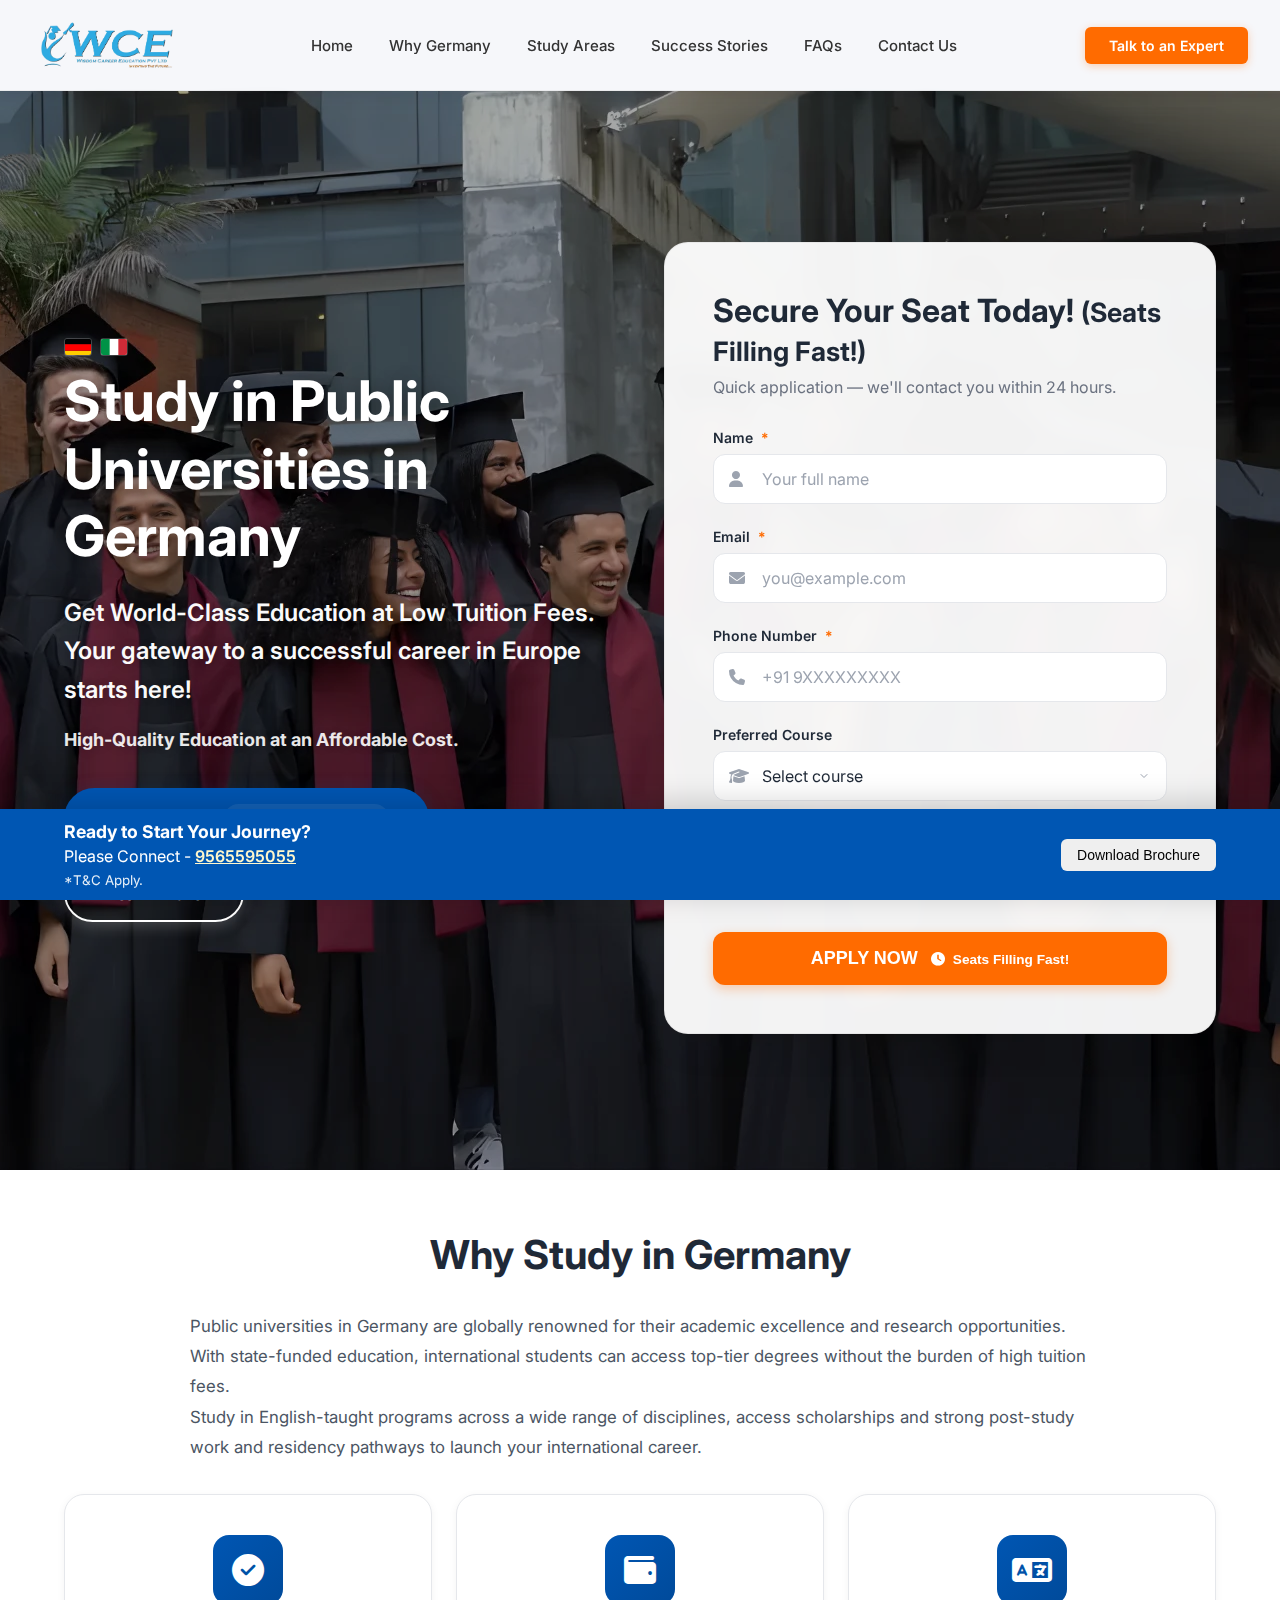
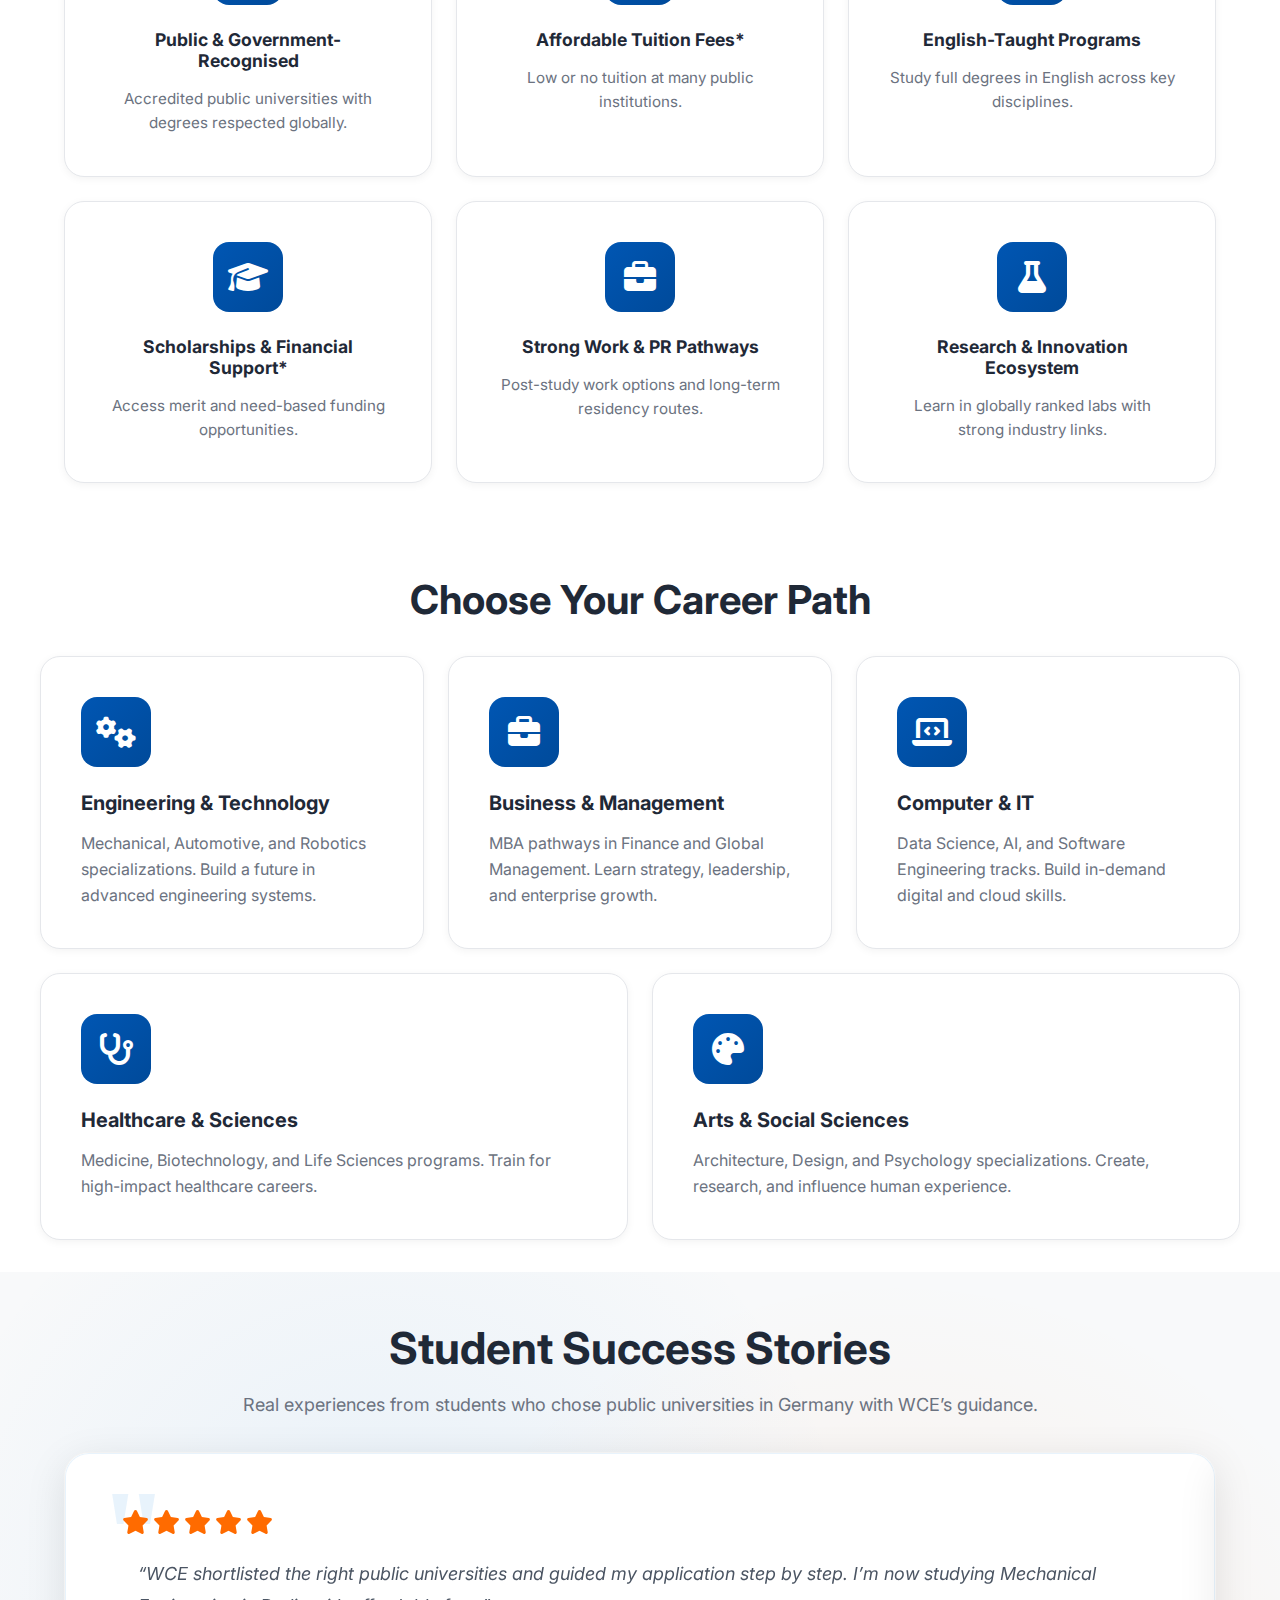
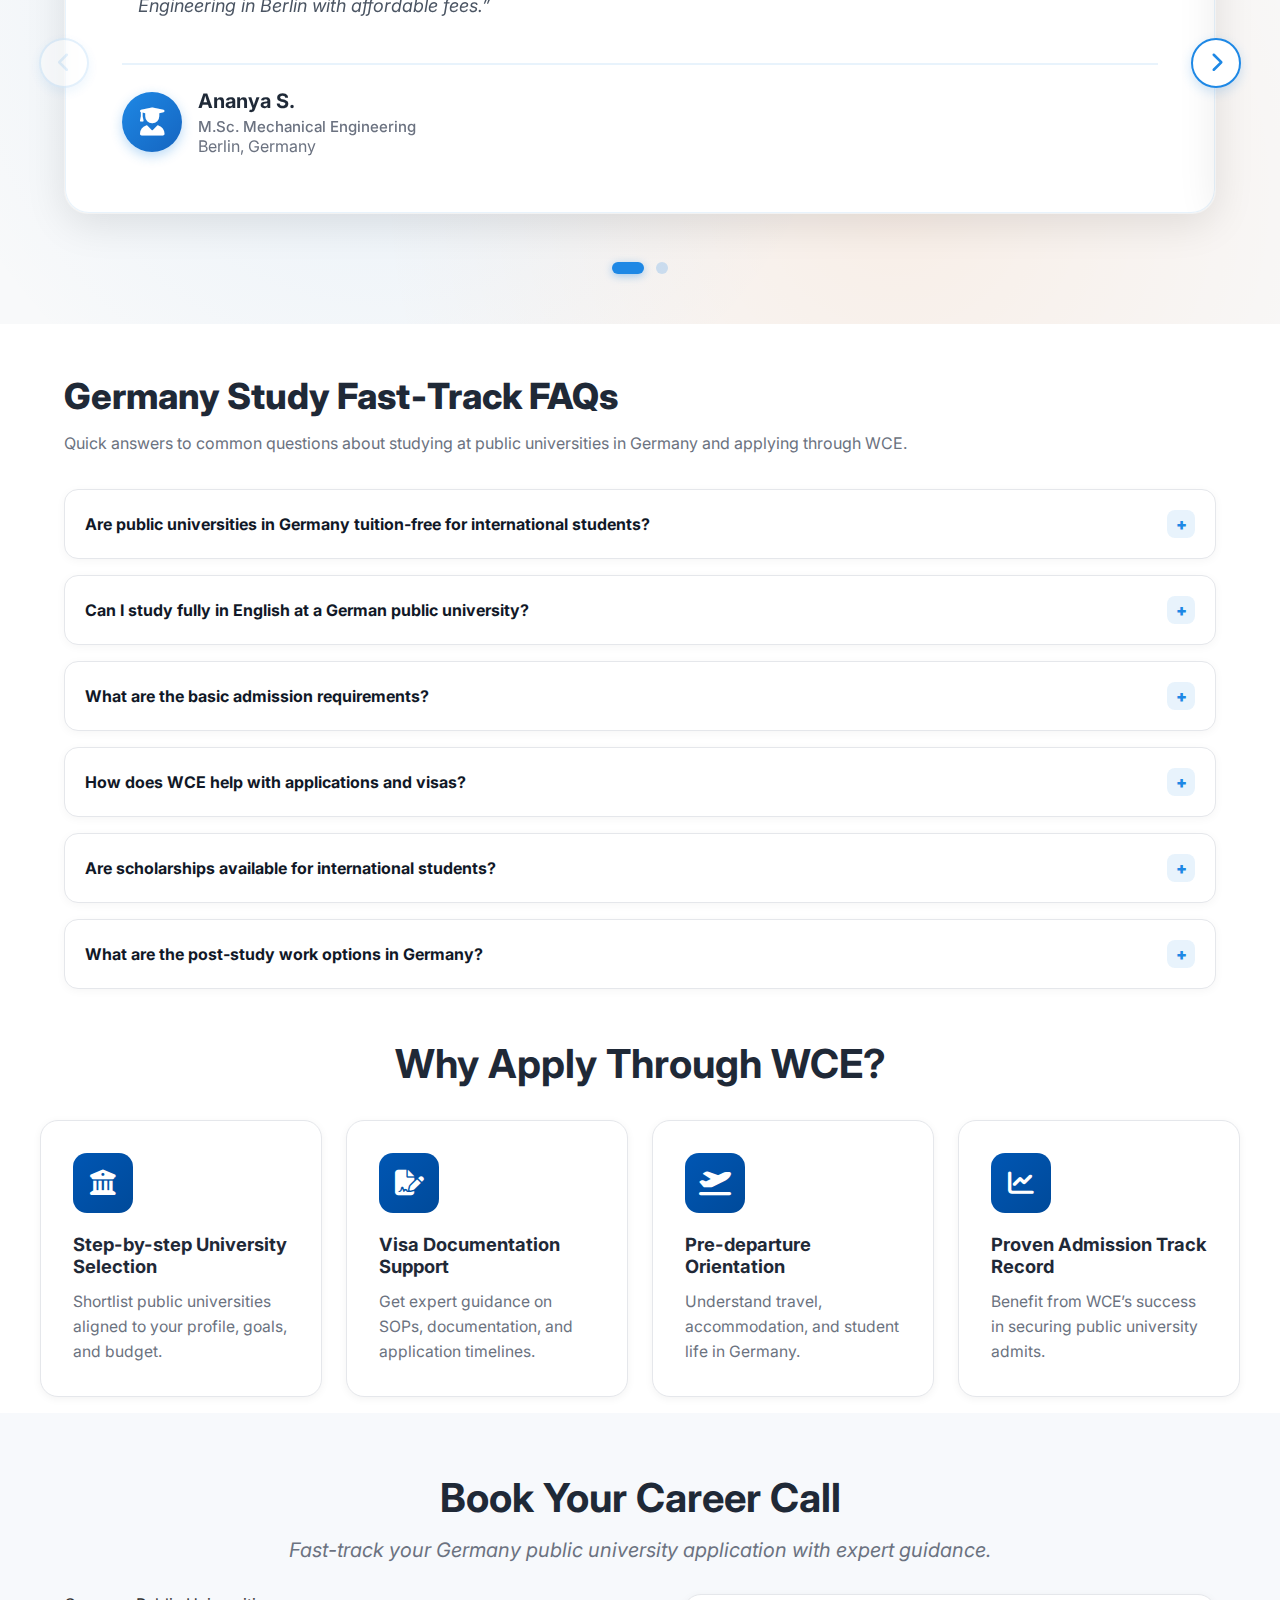
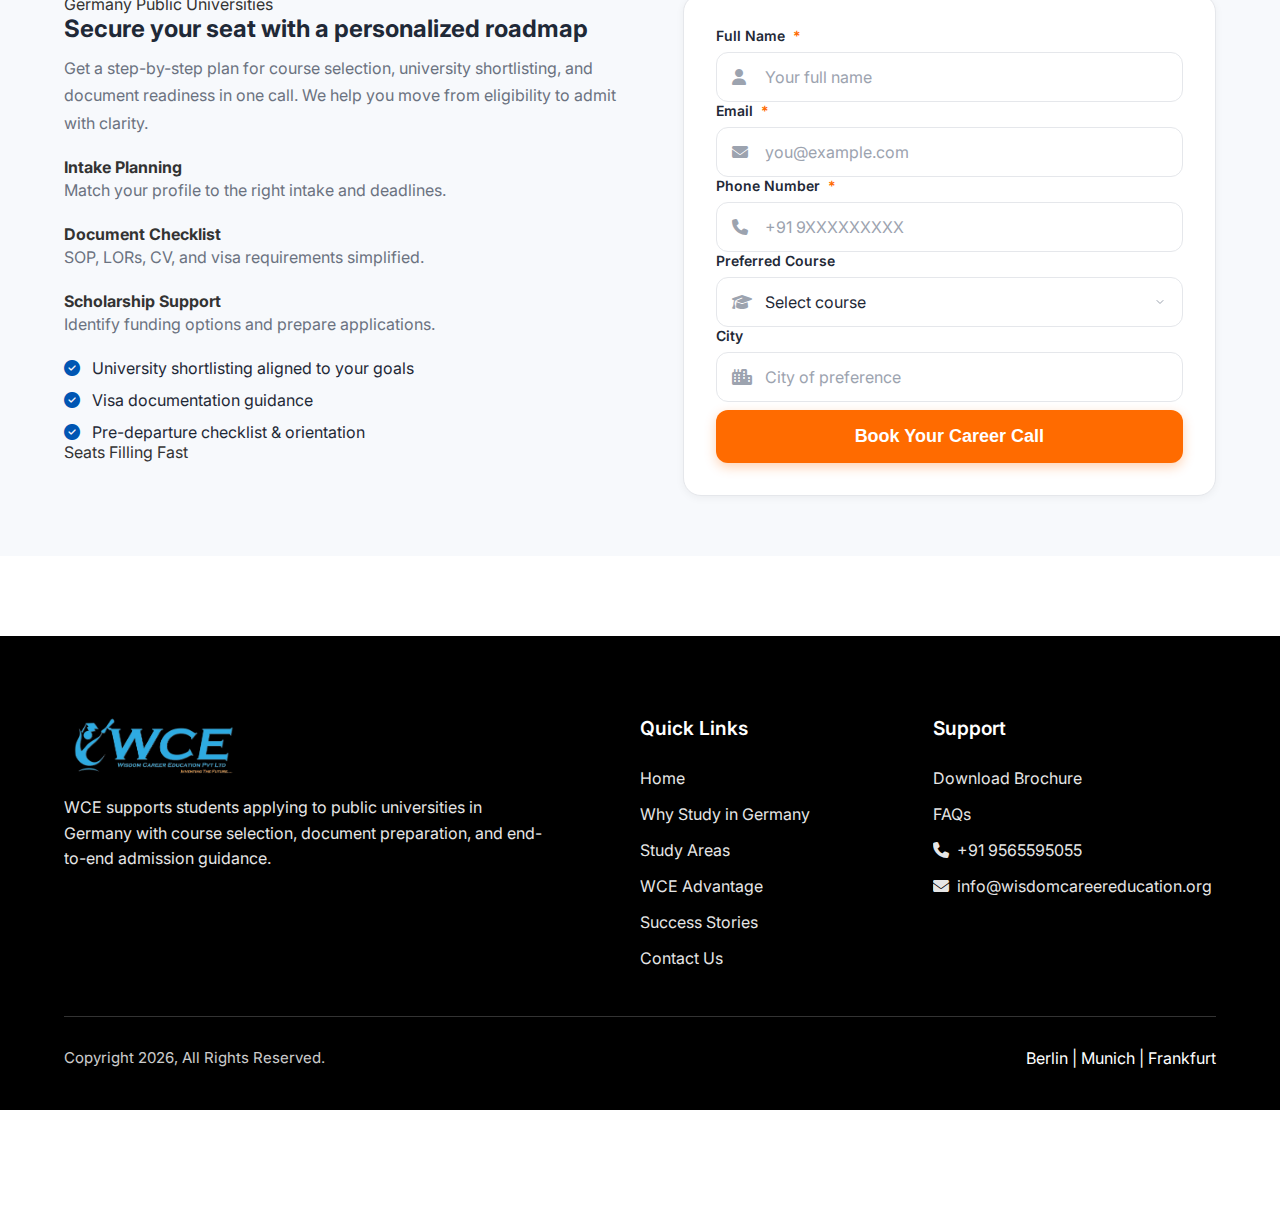
<file: index.html>
<!DOCTYPE html>
<html lang="en">

<head>
    <meta charset="UTF-8">
    <meta name="viewport" content="width=device-width, initial-scale=1.0">
    <title>WCE Germany - Your First Step Towards a Global Future</title>

    <!-- DNS Prefetch & Preconnect for external resources -->
    <link rel="dns-prefetch" href="https://cdnjs.cloudflare.com">
    <link rel="dns-prefetch" href="https://fonts.googleapis.com">
    <link rel="dns-prefetch" href="https://fonts.gstatic.com">
    <link rel="dns-prefetch" href="https://cdn.jsdelivr.net">
    <link rel="preconnect" href="https://fonts.googleapis.com">
    <link rel="preconnect" href="https://fonts.gstatic.com" crossorigin>

    <!-- Preload critical CSS -->
    <link rel="preload" href="style.css" as="style">

    <!-- Critical CSS -->
    <link rel="stylesheet" href="style.css">

    <!-- Preload critical font with font-display swap -->
    <link rel="preload" href="https://fonts.googleapis.com/css2?family=Inter:wght@300;400;500;600;700&display=swap"
        as="style">
    <link href="https://fonts.googleapis.com/css2?family=Inter:wght@300;400;500;600;700&display=swap" rel="stylesheet"
        media="print" onload="this.media='all'">

    <!-- Defer non-critical CSS -->
    <link rel="preload" href="https://cdnjs.cloudflare.com/ajax/libs/font-awesome/6.4.0/css/all.min.css" as="style"
        onload="this.onload=null;this.rel='stylesheet'">
    <noscript>
        <link rel="stylesheet" href="https://cdnjs.cloudflare.com/ajax/libs/font-awesome/6.4.0/css/all.min.css">
    </noscript>
</head>

<body>
    <!-- SVG Mask Definition (Alternative to clip-path) -->
    <svg width="0" height="0" style="position: absolute;">
        <defs>
            <clipPath id="hero-curve-mask" clipPathUnits="objectBoundingBox">
                <ellipse cx="0.5" cy="0" rx="0.5" ry="1" />
            </clipPath>
        </defs>
    </svg>

    <header class="header">
        <nav class="nav-container">
            <div class="logo-container">
                <a href="#" class="logo">
                    <img src="public/images/logo.webp" alt="WCE - Wisdom Career Education" class="logo-img"
                        loading="eager" decoding="async">
                    
                </a>
            </div>

            <ul class="nav-menu">
                <li class="nav-item"><a href="#home" class="nav-link">Home</a></li>
                <li class="nav-item"><a href="#about" class="nav-link">Why Germany</a></li>
                <li class="nav-item"><a href="#study-areas" class="nav-link">Study Areas</a></li>
                
                <li class="nav-item"><a href="#testimonials" class="nav-link">Success Stories</a></li>
                <li class="nav-item"><a href="#faq" class="nav-link">FAQs</a></li>
                <li class="nav-item"><a href="#contact" class="nav-link">Contact Us</a></li>
            </ul>

            <div class="auth-buttons">
                <a href="#contact" class="btn btn-get-started">Talk to an Expert</a>
            </div>

            <!-- Mobile Menu Toggle -->
            <div class="mobile-menu-toggle">
                <span></span>
                <span></span>
                <span></span>
            </div>
        </nav>
    </header>

    <!-- Mobile Menu Overlay -->
    <div class="mobile-overlay"></div>

    <!-- Mobile Menu -->
    <ul class="nav-menu mobile-menu" role="menu">
        <div class="mobile-menu-header">
            <img src="public/images/logo.webp" alt="WCE Logo" class="mobile-logo" loading="lazy" decoding="async">
            <button class="mobile-menu-close" aria-label="Close menu">
                <i class="fas fa-times"></i>
            </button>
        </div>

        <li class="nav-item"><a href="#home" class="nav-link" role="menuitem">Home</a></li>
        <li class="nav-item"><a href="#about" class="nav-link" role="menuitem">Why Study in Germany</a></li>
        <li class="nav-item"><a href="#study-areas" class="nav-link" role="menuitem">Study Areas</a></li>
        <li class="nav-item"><a href="#wce-advantage" class="nav-link" role="menuitem">WCE Advantage</a></li>
        <li class="nav-item"><a href="#testimonials" class="nav-link" role="menuitem">Success Stories</a></li>
        <li class="nav-item"><a href="#faq" class="nav-link" role="menuitem">FAQs</a></li>
        <li class="nav-item"><a href="#contact" class="nav-link" role="menuitem">Contact Us</a></li>

        <div class="mobile-auth-buttons">
            <a href="#contact" class="btn btn-get-started">Talk to an Expert</a>
        </div>
    </ul>

    <section class="hero" id="home">
        <div class="hero-bg"></div>
        <div class="hero-content-wrapper">
            <div class="hero-layout">
                <div class="hero-content">
                    <div class="hero-topline">
                        <img src="public/flages/germany.svg" alt="Germany" class="flag-icon">
                        <img src="public/flages/it.svg" alt="Italy" class="flag-icon">
                    </div>
                    <h1 class="hero-title">Study in Public Universities in Germany</h1>
                    <p class="hero-subheadline">Get World-Class Education at Low Tuition Fees. Your gateway to a
                        successful career in Europe starts here!</p>

                    <p class="hero-description"><strong>High-Quality Education at an Affordable Cost.</strong></p>

                    <div class="hero-cta">
                        <a href="#apply" class="btn-hero-primary">APPLY NOW <span class="urgency">
                            <i class="fas fa-clock"></i> Seats Filling Fast!</span></a>
                        <a href="#about" class="btn-hero-secondary">Learn More</a>
                    </div>
                </div>

                <div class="hero-form-wrapper">
                    <div class="apply-form-wrapper">
                        <div class="apply-form-header">
                            <h2>Secure Your Seat Today! <small>(Seats Filling Fast!)</small></h2>
                            <p>Quick application — we'll contact you within 24 hours.</p>
                        </div>

                        <form class="apply-form" id="heroApplyForm" novalidate>
                            <div class="form-group">
                                <label for="heroFullName">Name <span class="required">*</span></label>
                                <div class="form-input-wrapper">
                                    <i class="fas fa-user"></i>
                                    <input type="text" id="heroFullName" name="fullName" placeholder="Your full name" required>
                                </div>
                            </div>

                            <div class="form-group">
                                <label for="heroEmail">Email <span class="required">*</span></label>
                                <div class="form-input-wrapper">
                                    <i class="fas fa-envelope"></i>
                                    <input type="email" id="heroEmail" name="email" placeholder="you@example.com" required>
                                </div>
                            </div>

                            <div class="form-group">
                                <label for="heroPhone">Phone Number <span class="required">*</span></label>
                                <div class="form-input-wrapper">
                                    <i class="fas fa-phone"></i>
                                    <input type="tel" id="heroPhone" name="phone" placeholder="+91 9XXXXXXXXX" required>
                                </div>
                            </div>

                            <div class="form-group">
                                <label for="heroCourse">Preferred Course</label>
                                <div class="form-input-wrapper">
                                    <i class="fas fa-graduation-cap"></i>
                                    <select id="heroCourse" name="preferredCourse">
                                        <option value="">Select course</option>
                                        <option>Engineering & Technology</option>
                                        <option>Business & Management</option>
                                        <option>Computer & IT</option>
                                        <option>Healthcare & Sciences</option>
                                        <option>Arts & Social Sciences</option>
                                    </select>
                                </div>
                            </div>

                            <div class="form-group">
                                <label for="heroCity">City</label>
                                <div class="form-input-wrapper">
                                    <i class="fas fa-city"></i>
                                    <input type="text" id="heroCity" name="city" placeholder="City of preference">
                                </div>
                            </div>

                            <button type="submit" class="form-submit-btn">APPLY NOW <span class="urgency-inline"><i class="fas fa-clock"></i> Seats Filling Fast!</span></button>
                        </form>
                    </div>
                </div>
            </div>
        </div>

    </section>

    <!-- About WCE Section -->
    <section class="about-section" id="about">
        <div class="container">
            <div class="section-header">
                <h2 class="section-title">Why Study in Germany</h2>
            </div>

            <div class="about-intro">
                <p>
                    Public universities in Germany are globally renowned for their academic excellence and research
                    opportunities. With state-funded education, international students can access top-tier degrees without
                    the burden of high tuition fees.
                </p>
                <p>
                    Study in English-taught programs across a wide range of disciplines, access scholarships and strong
                    post-study work and residency pathways to launch your international career.
                </p>
            </div>

            <div class="highlights-grid">
                <div class="highlight-card">
                    <div class="highlight-icon"><i class="fas fa-check-circle"></i></div>
                    <h3>Public & Government-Recognised</h3>
                    <p>Accredited public universities with degrees respected globally.</p>
                </div>

                <div class="highlight-card">
                    <div class="highlight-icon"><i class="fas fa-wallet"></i></div>
                    <h3>Affordable Tuition Fees*</h3>
                    <p>Low or no tuition at many public institutions.</p>
                </div>

                <div class="highlight-card">
                    <div class="highlight-icon"><i class="fas fa-language"></i></div>
                    <h3>English-Taught Programs</h3>
                    <p>Study full degrees in English across key disciplines.</p>
                </div>

                <div class="highlight-card">
                    <div class="highlight-icon"><i class="fas fa-graduation-cap"></i></div>
                    <h3>Scholarships & Financial Support*</h3>
                    <p>Access merit and need-based funding opportunities.</p>
                </div>

                <div class="highlight-card">
                    <div class="highlight-icon"><i class="fas fa-briefcase"></i></div>
                    <h3>Strong Work & PR Pathways</h3>
                    <p>Post-study work options and long-term residency routes.</p>
                </div>

                <div class="highlight-card">
                    <div class="highlight-icon"><i class="fas fa-flask"></i></div>
                    <h3>Research & Innovation Ecosystem</h3>
                    <p>Learn in globally ranked labs with strong industry links.</p>
                </div>
            </div>
        </div>
    </section>
    <!-- Popular Study Areas -->
    <section class="study-areas" id="study-areas">
        <div class="container">
            <div class="section-header">
                <h2 class="section-title">Choose Your Career Path</h2>
            </div>

            <div class="areas-grid">
                <div class="area-card">
                    <div class="area-icon"><i class="fas fa-cogs"></i></div>
                    <h4>Engineering & Technology</h4>
                    <p>Mechanical, Automotive, and Robotics specializations.
                        Build a future in advanced engineering systems.</p>
                </div>

                <div class="area-card">
                    <div class="area-icon"><i class="fas fa-briefcase"></i></div>
                    <h4>Business & Management</h4>
                    <p>MBA pathways in Finance and Global Management.
                        Learn strategy, leadership, and enterprise growth.</p>
                </div>

                <div class="area-card">
                    <div class="area-icon"><i class="fas fa-laptop-code"></i></div>
                    <h4>Computer & IT</h4>
                    <p>Data Science, AI, and Software Engineering tracks.
                        Build in-demand digital and cloud skills.</p>
                </div>

                <div class="area-card area-card-wide">
                    <div class="area-icon"><i class="fas fa-stethoscope"></i></div>
                    <h4>Healthcare & Sciences</h4>
                    <p>Medicine, Biotechnology, and Life Sciences programs.
                        Train for high-impact healthcare careers.</p>
                </div>

                <div class="area-card area-card-wide">
                    <div class="area-icon"><i class="fas fa-palette"></i></div>
                    <h4>Arts & Social Sciences</h4>
                    <p>Architecture, Design, and Psychology specializations.
                        Create, research, and influence human experience.</p>
                </div>
            </div>
        </div>
    </section>

    <!-- Student Testimonials -->
    <section class="testimonials-section" id="testimonials">
        <div class="testimonials-header">
            <h2>Student Success Stories</h2>
            <p>Real experiences from students who chose public universities in Germany with WCE’s guidance.</p>
        </div>

        <div class="testimonials-carousel-wrapper">
            <button class="carousel-arrow prev" aria-label="Previous testimonial">
                <i class="fas fa-chevron-left"></i>
            </button>

            <div class="testimonials-carousel" role="region" aria-label="Student testimonials carousel">
                <div class="testimonials-track" id="testimonialsTrack">
                    <div class="testimonial-card active">
                        <div class="testimonial-content">
                            <div class="testimonial-rating" aria-label="5 star rating">
                                <i class="fas fa-star"></i>
                                <i class="fas fa-star"></i>
                                <i class="fas fa-star"></i>
                                <i class="fas fa-star"></i>
                                <i class="fas fa-star"></i>
                            </div>
                            <p class="testimonial-text">“WCE shortlisted the right public universities and guided my application step by step. I’m now studying Mechanical Engineering in Berlin with affordable fees.”</p>
                            <div class="testimonial-author">
                                <div class="testimonial-icon"><i class="fas fa-user-graduate"></i></div>
                                <div class="testimonial-info">
                                    <div class="testimonial-name">Ananya S.</div>
                                    <div class="testimonial-designation">M.Sc. Mechanical Engineering</div>
                                    <div class="testimonial-details">Berlin, Germany</div>
                                </div>
                            </div>
                        </div>
                    </div>

                    <div class="testimonial-card active">
                        <div class="testimonial-content">
                            <div class="testimonial-rating" aria-label="5 star rating">
                                <i class="fas fa-star"></i>
                                <i class="fas fa-star"></i>
                                <i class="fas fa-star"></i>
                                <i class="fas fa-star"></i>
                                <i class="fas fa-star"></i>
                            </div>
                            <p class="testimonial-text">“The visa documentation support was flawless. WCE helped me with every form and deadline. I received my admit for Data Science quickly.”</p>
                            <div class="testimonial-author">
                                <div class="testimonial-icon"><i class="fas fa-user-graduate"></i></div>
                                <div class="testimonial-info">
                                    <div class="testimonial-name">Rahul M.</div>
                                    <div class="testimonial-designation">M.Sc. Data Science</div>
                                    <div class="testimonial-details">Munich, Germany</div>
                                </div>
                            </div>
                        </div>
                    </div>

                    <div class="testimonial-card">
                        <div class="testimonial-content">
                            <div class="testimonial-rating" aria-label="5 star rating">
                                <i class="fas fa-star"></i>
                                <i class="fas fa-star"></i>
                                <i class="fas fa-star"></i>
                                <i class="fas fa-star"></i>
                                <i class="fas fa-star"></i>
                            </div>
                            <p class="testimonial-text">“From course selection to pre-departure orientation, WCE was always available. I’m pursuing International Business in Frankfurt.”</p>
                            <div class="testimonial-author">
                                <div class="testimonial-icon"><i class="fas fa-user-graduate"></i></div>
                                <div class="testimonial-info">
                                    <div class="testimonial-name">Priya K.</div>
                                    <div class="testimonial-designation">M.A. International Business</div>
                                    <div class="testimonial-details">Frankfurt, Germany</div>
                                </div>
                            </div>
                        </div>
                    </div>

                    <div class="testimonial-card">
                        <div class="testimonial-content">
                            <div class="testimonial-rating" aria-label="5 star rating">
                                <i class="fas fa-star"></i>
                                <i class="fas fa-star"></i>
                                <i class="fas fa-star"></i>
                                <i class="fas fa-star"></i>
                                <i class="fas fa-star"></i>
                            </div>
                            <p class="testimonial-text">“WCE’s university shortlisting and scholarship guidance made the process simple. I’m now in a top public university for Biotechnology.”</p>
                            <div class="testimonial-author">
                                <div class="testimonial-icon"><i class="fas fa-user-graduate"></i></div>
                                <div class="testimonial-info">
                                    <div class="testimonial-name">Arjun D.</div>
                                    <div class="testimonial-designation">M.Sc. Biotechnology</div>
                                    <div class="testimonial-details">Hamburg, Germany</div>
                                </div>
                            </div>
                        </div>
                    </div>
                </div>
            </div>

            <button class="carousel-arrow next" aria-label="Next testimonial">
                <i class="fas fa-chevron-right"></i>
            </button>

            <div class="carousel-pagination" role="tablist" aria-label="Testimonials pagination">
                <button class="pagination-dot active" aria-selected="true" aria-label="Go to testimonial 1"></button>
                <button class="pagination-dot" aria-selected="false" aria-label="Go to testimonial 2"></button>
                <button class="pagination-dot" aria-selected="false" aria-label="Go to testimonial 3"></button>
                <button class="pagination-dot" aria-selected="false" aria-label="Go to testimonial 4"></button>
            </div>
        </div>
    </section>

    <!-- FAQs -->
    <section class="faq-section" id="faqs">
        <div class="faq-container">
            <div class="faq-header">
                <h2>Germany Study Fast‑Track FAQs</h2>
                <p>Quick answers to common questions about studying at public universities in Germany and applying through WCE.</p>
            </div>

            <div class="faq-list">
                <details class="faq-item">
                    <summary>Are public universities in Germany tuition-free for international students?</summary>
                    <div class="faq-answer">
                        <p>Many public universities charge low or no tuition fees, with students typically paying only semester contributions that cover services and transit.</p>
                    </div>
                </details>

                <details class="faq-item">
                    <summary>Can I study fully in English at a German public university?</summary>
                    <div class="faq-answer">
                        <p>Yes. A wide range of undergraduate and postgraduate programs are offered in English, especially in STEM and business fields.</p>
                    </div>
                </details>

                <details class="faq-item">
                    <summary>What are the basic admission requirements?</summary>
                    <div class="faq-answer">
                        <p>Requirements vary by program, but typically include academic transcripts, language proficiency, a CV, and a statement of purpose.</p>
                    </div>
                </details>

                <details class="faq-item">
                    <summary>How does WCE help with applications and visas?</summary>
                    <div class="faq-answer">
                        <p>WCE supports university shortlisting, document preparation, application submission, and step‑by‑step visa documentation guidance.</p>
                    </div>
                </details>

                <details class="faq-item">
                    <summary>Are scholarships available for international students?</summary>
                    <div class="faq-answer">
                        <p>Yes. Many universities and external organizations offer merit or need-based scholarships, and WCE helps you identify suitable options.</p>
                    </div>
                </details>

                <details class="faq-item">
                    <summary>What are the post‑study work options in Germany?</summary>
                    <div class="faq-answer">
                        <p>Graduates can apply for post‑study residence to seek employment and transition to long‑term work and residency pathways.</p>
                    </div>
                </details>
            </div>
        </div>
    </section>

    <!-- The WCE Advantage -->
    <section class="wce-advantage" id="wce-advantage">
        <div class="container">
            <div class="section-header">
                <h2 class="section-title">Why Apply Through WCE?</h2>
            </div>

            <div class="advantage-grid">
                <div class="advantage-card">
                    <div class="advantage-icon"><i class="fas fa-university"></i></div>
                    <h3>Step-by-step University Selection</h3>
                    <p>Shortlist public universities aligned to your profile, goals, and budget.</p>
                </div>
                <div class="advantage-card">
                    <div class="advantage-icon"><i class="fas fa-file-signature"></i></div>
                    <h3>Visa Documentation Support</h3>
                    <p>Get expert guidance on SOPs, documentation, and application timelines.</p>
                </div>
                <div class="advantage-card">
                    <div class="advantage-icon"><i class="fas fa-plane-departure"></i></div>
                    <h3>Pre-departure Orientation</h3>
                    <p>Understand travel, accommodation, and student life in Germany.</p>
                </div>
                <div class="advantage-card">
                    <div class="advantage-icon"><i class="fas fa-chart-line"></i></div>
                    <h3>Proven Admission Track Record</h3>
                    <p>Benefit from WCE’s success in securing public university admits.</p>
                </div>
            </div>
        </div>
    </section>

    <div id="apply"></div>
    <!-- Contact Us Section -->
    <section class="contact-section" id="contact">
        <div class="container">
            <div class="section-header">
                <h2 class="section-title">Book Your Career Call</h2>
                <p class="section-subtitle">Fast-track your Germany public university application with expert guidance.</p>
            </div>

            <div class="contact-grid">
                <div class="contact-content">
                    <div class="contact-badge">Germany Public Universities</div>
                    <h3>Secure your seat with a personalized roadmap</h3>
                    <p>Get a step-by-step plan for course selection, university shortlisting, and document readiness in one call. We help you move from eligibility to admit with clarity.</p>

                    <div class="contact-highlights">
                        <div class="contact-highlight">
                            <h4>Intake Planning</h4>
                            <p>Match your profile to the right intake and deadlines.</p>
                        </div>
                        <div class="contact-highlight">
                            <h4>Document Checklist</h4>
                            <p>SOP, LORs, CV, and visa requirements simplified.</p>
                        </div>
                        <div class="contact-highlight">
                            <h4>Scholarship Support</h4>
                            <p>Identify funding options and prepare applications.</p>
                        </div>
                    </div>

                    <ul class="contact-points">
                        <li><i class="fas fa-check-circle"></i> University shortlisting aligned to your goals</li>
                        <li><i class="fas fa-check-circle"></i> Visa documentation guidance</li>
                        <li><i class="fas fa-check-circle"></i> Pre-departure checklist & orientation</li>
                    </ul>

                    <div class="seats-pulse" aria-live="polite">
                        <span class="pulse-dot"></span>
                        <span class="pulse-text">Seats Filling Fast</span>
                    </div>
                </div>

                <div class="contact-form-card">
                    <form class="contact-form" id="contactForm" novalidate>
                        <div class="form-group">
                            <label for="contactName">Full Name <span class="required">*</span></label>
                            <div class="form-input-wrapper">
                                <i class="fas fa-user"></i>
                                <input type="text" id="contactName" name="fullName" placeholder="Your full name" required>
                            </div>
                        </div>

                        <div class="form-group">
                            <label for="contactEmail">Email <span class="required">*</span></label>
                            <div class="form-input-wrapper">
                                <i class="fas fa-envelope"></i>
                                <input type="email" id="contactEmail" name="email" placeholder="you@example.com" required>
                            </div>
                        </div>

                        <div class="form-group">
                            <label for="contactPhone">Phone Number <span class="required">*</span></label>
                            <div class="form-input-wrapper">
                                <i class="fas fa-phone"></i>
                                <input type="tel" id="contactPhone" name="phone" placeholder="+91 9XXXXXXXXX" required>
                            </div>
                        </div>

                        <div class="form-group">
                            <label for="contactCourse">Preferred Course</label>
                            <div class="form-input-wrapper">
                                <i class="fas fa-graduation-cap"></i>
                                <select id="contactCourse" name="preferredCourse">
                                    <option value="">Select course</option>
                                    <option>Engineering & Technology</option>
                                    <option>Business & Management</option>
                                    <option>Computer & IT</option>
                                    <option>Healthcare & Sciences</option>
                                    <option>Arts & Social Sciences</option>
                                </select>
                            </div>
                        </div>

                        <div class="form-group">
                            <label for="contactCity">City</label>
                            <div class="form-input-wrapper">
                                <i class="fas fa-city"></i>
                                <input type="text" id="contactCity" name="city" placeholder="City of preference">
                            </div>
                        </div>

                        <button type="submit" class="form-submit-btn">Book Your Career Call</button>
                    </form>
                </div>
            </div>
        </div>
    </section>

    <footer>
        <div class="footer-container">
            <div class="footer-col footer-col-desc">
                <img src="public/images/logo.webp" alt="WCE - Wisdom Career Education" class="footer-logo-img"
                    loading="lazy" decoding="async">
                <p>WCE supports students applying to public universities in Germany with course selection, document
                    preparation, and end-to-end admission guidance.</p>
            </div>
            <div class="footer-col">
                <h4>Quick Links</h4>
                <ul>
                    <li><a href="#home" style="color: #fff; text-decoration: none;">Home</a></li>
                    <li><a href="#about" style="color: #fff; text-decoration: none;">Why Study in Germany</a></li>
                    <li><a href="#study-areas" style="color: #fff; text-decoration: none;">Study Areas</a></li>
                    <li><a href="#wce-advantage" style="color: #fff; text-decoration: none;">WCE Advantage</a></li>
                    <li><a href="#testimonials" style="color: #fff; text-decoration: none;">Success Stories</a></li>
                    <li><a href="#contact" style="color: #fff; text-decoration: none;">Contact Us</a></li>
                </ul>
            </div>
            <div class="footer-col">
                <h4>Support</h4>
                <ul>
                    <li><button type="button" class="footer-brochure-btn brochure-trigger">Download Brochure</button></li>
                    <li><a href="#faq" style="color: #fff; text-decoration: none;">FAQs</a></li>
                    <li><a href="tel:+919565595055" style="color: #fff; text-decoration: none;"><i class="fas fa-phone" style="margin-right: 8px;"></i>+91 9565595055</a></li>
                    <li><a href="mailto:info@wisdomcareereducation.org" style="color: #fff; text-decoration: none;"><i class="fas fa-envelope" style="margin-right: 8px;"></i>info@wisdomcareereducation.org</a></li>
                </ul>
            </div>
        </div>
        <div class="footer-bottom">
            <div class="footer-divider"></div>
            <div class="footer-bottom-content">
                <p class="copyright">
                    Copyright 2026, All Rights Reserved.
                </p>
                <div>
                    <span>Berlin</span>
                    <span class="footer-separator">|</span>
                    <span>Munich</span>
                    <span class="footer-separator">|</span>
                    <span>Frankfurt</span>
                </div>
            </div>
        </div>
    </footer>

    <!-- Sticky Footer / Bottom CTA -->
    <div class="sticky-footer-cta" role="region" aria-label="Ready to Start">
        <div class="sticky-inner container">
            <div class="sticky-copy">
                <h3>Ready to Start Your Journey?</h3>
                <p>Please Connect - <a href="tel:+919565595055" class="sticky-phone-link">9565595055</a></p>
                <small>*T&C Apply.</small>
            </div>
            <div class="sticky-actions">
                <button type="button" class="btn btn-secondary brochure-trigger">Download Brochure</button>
            </div>
        </div>
    </div>

    <!-- Mobile Sticky Bottom Bar -->
    <div class="mobile-sticky-bar">
        <a href="tel:+919565595055" class="sticky-item phone">
            <svg width="24" height="24" viewBox="0 0 24 24" fill="currentColor">
                <path
                    d="M6.62 10.79c1.44 2.83 3.76 5.14 6.59 6.59l2.2-2.2c.27-.27.67-.36 1.02-.24 1.12.37 2.33.57 3.57.57.55 0 1 .45 1 1V20c0 .55-.45 1-1 1-9.39 0-17-7.61-17-17 0-.55.45-1 1-1h3.5c.55 0 1 .45 1 1 0 1.25.2 2.45.57 3.57.11.35.03.74-.25 1.02l-2.2 2.2z" />
            </svg>
            <span>Call</span>
        </a>
        <a href="https://wa.me/+919565595055" class="sticky-item whatsapp" target="_blank">
            <svg width="24" height="24" viewBox="0 0 24 24" fill="currentColor">
                <path
                    d="M17.472 14.382c-.297-.149-1.758-.867-2.03-.967-.273-.099-.471-.148-.67.15-.197.297-.767.966-.94 1.164-.173.199-.347.223-.644.075-.297-.15-1.255-.463-2.39-1.475-.883-.788-1.48-1.761-1.653-2.059-.173-.297-.018-.458.13-.606.134-.133.298-.347.446-.52.149-.174.198-.298.298-.497.099-.198.05-.371-.025-.52-.075-.149-.669-1.612-.916-2.207-.242-.579-.487-.5-.669-.51-.173-.008-.371-.01-.57-.01-.198 0-.52.074-.792.372-.272.297-1.04 1.016-1.04 2.479 0 1.462 1.065 2.875 1.213 3.074.149.198 2.096 3.2 5.077 4.487.709.306 1.262.489 1.694.625.712.227 1.36.195 1.871.118.571-.085 1.758-.719 2.006-1.413.248-.694.248-1.289.173-1.413-.074-.124-.272-.198-.57-.347m-5.421 7.403h-.004a9.87 9.87 0 01-5.031-1.378l-.361-.214-3.741.982.998-3.648-.235-.374a9.86 9.86 0 01-1.51-5.26c.001-5.45 4.436-9.884 9.888-9.884 2.64 0 5.122 1.03 6.988 2.898a9.825 9.825 0 012.893 6.994c-.003 5.45-4.437 9.884-9.885 9.884m8.413-18.297A11.815 11.815 0 0012.05 0C5.495 0 .16 5.335.157 11.892c0 2.096.547 4.142 1.588 5.945L.057 24l6.305-1.654a11.882 11.882 0 005.683 1.448h.005c6.554 0 11.89-5.335 11.893-11.893A11.821 11.821 0 0020.893 3.506z" />
            </svg>
            <span>WhatsApp</span>
        </a>
        <button type="button" class="sticky-item brochure" aria-label="Open brochure form">
            <i class="fas fa-file-download"></i>
            <span>Brochure</span>
        </button>
    </div>

    <!-- Contact Modal -->
    <div class="contact-modal" aria-hidden="true">
        <div class="contact-modal-overlay" data-close="true"></div>
        <div class="contact-modal-dialog" role="dialog" aria-modal="true" aria-labelledby="contactModalTitle">
            <button type="button" class="contact-modal-close" aria-label="Close"></button>
            <h3 id="contactModalTitle">Download the Germany Brochure</h3>
            <p>Get the latest intake details, eligibility checklist, and course shortlist for public universities in Germany.</p>
            <form class="contact-form" id="contactModalForm" novalidate>
                <div class="form-group">
                    <label for="contactModalName">Full Name <span class="required">*</span></label>
                    <div class="form-input-wrapper">
                        <i class="fas fa-user"></i>
                        <input type="text" id="contactModalName" name="fullName" placeholder="Your full name" required>
                    </div>
                </div>

                <div class="form-group">
                    <label for="contactModalEmail">Email <span class="required">*</span></label>
                    <div class="form-input-wrapper">
                        <i class="fas fa-envelope"></i>
                        <input type="email" id="contactModalEmail" name="email" placeholder="you@example.com" required>
                    </div>
                </div>

                <div class="form-group">
                    <label for="contactModalPhone">Phone Number <span class="required">*</span></label>
                    <div class="form-input-wrapper">
                        <i class="fas fa-phone"></i>
                        <input type="tel" id="contactModalPhone" name="phone" placeholder="+91 9XXXXXXXXX" required>
                    </div>
                </div>
                <a href="public/images/hero-poster.webp" class="form-submit-btn brochure-download" download>Download Brochure</a>
            </form>
        </div>
    </div>

    <script src="script.js" defer></script>
    <script defer>
        document.addEventListener('DOMContentLoaded', function () {
            const header = document.querySelector('.header');
            const navItems = document.querySelectorAll('.nav-menu:not(.mobile-menu) .nav-item.has-dropdown');
            const mobileNavItems = document.querySelectorAll('.nav-menu.mobile-menu .nav-item.has-dropdown');
            const mobileToggle = document.querySelector('.mobile-menu-toggle');
            const mobileMenu = document.querySelector('.nav-menu.mobile-menu');
            const mobileOverlay = document.querySelector('.mobile-overlay');
            const mobileClose = document.querySelector('.mobile-menu-close');
            const body = document.body;

            // Scroll detection for sticky header
            let lastScrollY = window.scrollY;

            function updateHeader() {
                const currentScrollY = window.scrollY;

                if (currentScrollY > 50) {
                    header.classList.add('scrolled');
                    body.classList.add('header-scrolled');
                } else {
                    header.classList.remove('scrolled');
                    body.classList.remove('header-scrolled');
                }

                lastScrollY = currentScrollY;
            }

            // Throttled scroll handler
            let ticking = false;
            function handleScroll() {
                if (!ticking) {
                    requestAnimationFrame(updateHeader);
                    ticking = true;
                    setTimeout(() => { ticking = false; }, 10);
                }
            }

            window.addEventListener('scroll', handleScroll, { passive: true });

            // Desktop hover behavior
            if (window.innerWidth > 1024) {
                navItems.forEach(item => {
                    const dropdown = item.querySelector('.dropdown');

                    // Open dropdown on nav-item hover
                    item.addEventListener('mouseenter', function () {
                        // Close other dropdowns
                        navItems.forEach(otherItem => {
                            if (otherItem !== item) {
                                otherItem.classList.remove('active');
                                otherItem.querySelector('[aria-expanded]').setAttribute('aria-expanded', 'false');
                            }
                        });

                        // Open current dropdown
                        this.classList.add('active');
                        this.querySelector('[aria-expanded]').setAttribute('aria-expanded', 'true');
                    });

                    // Keep dropdown open when hovering over it
                    if (dropdown) {
                        dropdown.addEventListener('mouseenter', function () {
                            item.classList.add('active');
                            item.querySelector('[aria-expanded]').setAttribute('aria-expanded', 'true');
                        });
                    }
                });
            }

            // Mobile menu functionality
            function openMobileMenu() {
                mobileMenu.classList.add('active');
                mobileOverlay.classList.add('active');
                mobileToggle.classList.add('active');
                body.classList.add('mobile-menu-open');
            }

            function closeMobileMenu() {
                mobileMenu.classList.remove('active');
                mobileOverlay.classList.remove('active');
                mobileToggle.classList.remove('active');
                body.classList.remove('mobile-menu-open');

                // Close all mobile dropdowns
                mobileNavItems.forEach(item => {
                    item.classList.remove('active');
                    item.querySelector('[aria-expanded]').setAttribute('aria-expanded', 'false');
                });
            }

            // Mobile toggle click
            mobileToggle.addEventListener('click', function (e) {
                e.stopPropagation();
                if (mobileMenu.classList.contains('active')) {
                    closeMobileMenu();
                } else {
                    openMobileMenu();
                }
            });

            // Mobile close button
            mobileClose.addEventListener('click', closeMobileMenu);

            // Mobile overlay click
            mobileOverlay.addEventListener('click', closeMobileMenu);

            // Mobile accordion behavior
            mobileNavItems.forEach(item => {
                const navLink = item.querySelector('.nav-link');

                navLink.addEventListener('click', function (e) {
                    e.preventDefault();
                    e.stopPropagation();

                    const isActive = item.classList.contains('active');

                    // Close all other dropdowns (accordion behavior)
                    mobileNavItems.forEach(otherItem => {
                        if (otherItem !== item) {
                            otherItem.classList.remove('active');
                            otherItem.querySelector('[aria-expanded]').setAttribute('aria-expanded', 'false');
                        }
                    });

                    // Toggle current dropdown
                    if (isActive) {
                        item.classList.remove('active');
                        this.setAttribute('aria-expanded', 'false');
                    } else {
                        item.classList.add('active');
                        this.setAttribute('aria-expanded', 'true');
                    }
                });
            });

            // Close mobile menu on link click
            document.querySelectorAll('.mobile-menu .nav-link').forEach(link => {
                if (!link.closest('.has-dropdown')) {
                    link.addEventListener('click', closeMobileMenu);
                }
            });

            // Keyboard navigation
            document.addEventListener('keydown', function (e) {
                if (e.key === 'Escape') {
                    // Close desktop dropdowns
                    navItems.forEach(item => {
                        item.classList.remove('active');
                        item.querySelector('[aria-expanded]').setAttribute('aria-expanded', 'false');
                    });

                    // Close mobile menu
                    if (mobileMenu.classList.contains('active')) {
                        closeMobileMenu();
                    }
                }
            });

            // Handle window resize
            window.addEventListener('resize', function () {
                if (window.innerWidth > 1024) {
                    closeMobileMenu();

                    // Re-enable hover behavior for desktop
                    navItems.forEach(item => {
                        item.classList.remove('active');
                        item.querySelector('[aria-expanded]').setAttribute('aria-expanded', 'false');
                    });
                }
            });

            // Prevent dropdown close when clicking inside
            document.querySelectorAll('.dropdown').forEach(dropdown => {
                dropdown.addEventListener('click', function (e) {
                    e.stopPropagation();
                });
            });

            // Close desktop dropdowns when clicking outside
            document.addEventListener('click', function (e) {
                if (!e.target.closest('.nav-item.has-dropdown') && !e.target.closest('.dropdown') && !e.target.closest('.mobile-menu-toggle')) {
                    navItems.forEach(item => {
                        item.classList.remove('active');
                        item.querySelector('[aria-expanded]').setAttribute('aria-expanded', 'false');
                    });
                }
            });

            // Initialize header state
            updateHeader();

            // Hero Video Handling
            const heroVideo = document.querySelector('.hero-video');
            const heroVideoContainer = document.querySelector('.hero-video-container');

            if (heroVideo) {
                // Handle video load error - fallback to background image
                heroVideo.addEventListener('error', function () {
                    console.log('Video failed to load, using fallback background');
                    heroVideoContainer.style.background = 'linear-gradient(135deg, rgba(0,0,0,0.7), rgba(0,0,0,0.5)), url("https://images.unsplash.com/photo-1523050854058-8df90110c9f1?ixlib=rb-4.0.3&auto=format&fit=crop&w=2070&q=80") center/cover';
                    heroVideo.style.display = 'none';
                });

                // Ensure video plays on mobile
                heroVideo.addEventListener('loadeddata', function () {
                    if (heroVideo.paused) {
                        heroVideo.play().catch(function (error) {
                            console.log('Video autoplay failed:', error);
                        });
                    }
                });

                // Respect reduced motion preference
                if (window.matchMedia('(prefers-reduced-motion: reduce)').matches) {
                    heroVideo.pause();
                }
            }

            // Simple animation for hero cards
            function animateHeroCards() {
                const heroCards = document.querySelectorAll('.card');
                const observer = new IntersectionObserver((entries) => {
                    entries.forEach((entry, index) => {
                        if (entry.isIntersecting) {
                            setTimeout(() => {
                                entry.target.style.opacity = '1';
                                entry.target.style.transform = 'translateY(0)';
                            }, index * 100);
                        }
                    });
                }, {
                    threshold: 0.1,
                    rootMargin: '0px 0px -50px 0px'
                });

                heroCards.forEach(card => {
                    card.style.opacity = '0';
                    card.style.transform = 'translateY(30px)';
                    card.style.transition = 'all 0.6s cubic-bezier(0.4, 0, 0.2, 1)';
                    observer.observe(card);
                });
            }

            // Initialize card animations
            animateHeroCards();

            // Logo Carousel Infinite Scroll
            function initLogoCarousel() {
                const logoTrack = document.getElementById('logoTrack');
                if (!logoTrack) return;

                // Clone all logo items to create seamless infinite scroll
                const logoItems = Array.from(logoTrack.children);
                logoItems.forEach(item => {
                    const clone = item.cloneNode(true);
                    logoTrack.appendChild(clone);
                });

                // Add error handling for missing images
                const logoImages = logoTrack.querySelectorAll('img');
                logoImages.forEach(img => {
                    img.addEventListener('error', function () {
                        // Hide broken images gracefully
                        this.parentElement.style.display = 'none';
                    });
                });
            }

            // Initialize logo carousel
            initLogoCarousel();

            // Initialize testimonials carousel
            initTestimonialsCarousel();

            // Initialize Apply Now form
            initApplyForm();

            // Brochure modal
            const brochureButtons = document.querySelectorAll('.brochure-trigger, .mobile-sticky-bar .sticky-item.brochure');
            const contactModal = document.querySelector('.contact-modal');
            const contactModalOverlay = document.querySelector('.contact-modal-overlay');
            const contactModalClose = document.querySelector('.contact-modal-close');

            function openContactModal() {
                if (!contactModal) return;
                contactModal.classList.add('is-open');
                contactModal.setAttribute('aria-hidden', 'false');
                document.body.classList.add('modal-open');
            }

            function closeContactModal() {
                if (!contactModal) return;
                contactModal.classList.remove('is-open');
                contactModal.setAttribute('aria-hidden', 'true');
                document.body.classList.remove('modal-open');
            }

            if (brochureButtons.length) {
                brochureButtons.forEach(btn => btn.addEventListener('click', openContactModal));
            }
            if (contactModalOverlay) {
                contactModalOverlay.addEventListener('click', closeContactModal);
            }
            if (contactModalClose) {
                contactModalClose.addEventListener('click', closeContactModal);
            }
            document.addEventListener('keydown', function (e) {
                if (e.key === 'Escape') {
                    closeContactModal();
                }
            });
        });

        // Testimonials Carousel Functionality
        function initTestimonialsCarousel() {
            const track = document.getElementById('testimonialsTrack');
            const cards = document.querySelectorAll('.testimonial-card');
            const dots = document.querySelectorAll('.pagination-dot');
            const prevBtn = document.querySelector('.carousel-arrow.prev');
            const nextBtn = document.querySelector('.carousel-arrow.next');
            const carousel = document.querySelector('.testimonials-carousel');

            if (!track || cards.length === 0) return;

            let currentIndex = 0;
            let autoPlayInterval;
            const autoPlayDelay = 5000; // 5 seconds
            const prefersReducedMotion = window.matchMedia('(prefers-reduced-motion: reduce)').matches;

            function getSlidesPerView() {
                return window.innerWidth >= 1025 ? 2 : 1;
            }

            function getTotalSlides() {
                return Math.ceil(cards.length / getSlidesPerView());
            }

            function updateDots(totalSlides, activeIndex) {
                dots.forEach((dot, i) => {
                    if (i < totalSlides) {
                        dot.style.display = 'inline-flex';
                        const isActive = i === activeIndex;
                        dot.classList.toggle('active', isActive);
                        dot.setAttribute('aria-selected', isActive);
                        dot.setAttribute('aria-hidden', 'false');
                    } else {
                        dot.style.display = 'none';
                        dot.setAttribute('aria-hidden', 'true');
                    }
                });
            }

            // Update carousel position
            function updateCarousel(index, animate = true) {
                const slidesPerView = getSlidesPerView();
                const totalSlides = getTotalSlides();
                const safeIndex = Math.max(0, Math.min(index, totalSlides - 1));
                currentIndex = safeIndex;

                // Update track position
                const offset = safeIndex * 100;
                track.style.transform = `translateX(-${offset}%)`;

                // Update active cards
                const start = safeIndex * slidesPerView;
                const end = start + slidesPerView;
                cards.forEach((card, i) => {
                    card.classList.toggle('active', i >= start && i < end);
                });

                // Update pagination dots
                updateDots(totalSlides, safeIndex);

                // Update arrow states
                if (prevBtn) {
                    prevBtn.disabled = safeIndex === 0;
                }
                if (nextBtn) {
                    nextBtn.disabled = safeIndex === totalSlides - 1;
                }
            }

            // Go to next slide
            function nextSlide() {
                const totalSlides = getTotalSlides();
                const nextIndex = (currentIndex + 1) % totalSlides;
                updateCarousel(nextIndex);
            }

            // Go to previous slide
            function prevSlide() {
                const totalSlides = getTotalSlides();
                const prevIndex = (currentIndex - 1 + totalSlides) % totalSlides;
                updateCarousel(prevIndex);
            }

            // Go to specific slide
            function goToSlide(index) {
                const totalSlides = getTotalSlides();
                if (index >= 0 && index < totalSlides) {
                    updateCarousel(index);
                }
            }

            // Auto-play functionality
            function startAutoPlay() {
                stopAutoPlay();
                if (!prefersReducedMotion) {
                    autoPlayInterval = setInterval(nextSlide, autoPlayDelay);
                }
            }

            function stopAutoPlay() {
                if (autoPlayInterval) {
                    clearInterval(autoPlayInterval);
                    autoPlayInterval = null;
                }
            }

            // Event listeners
            if (nextBtn) {
                nextBtn.addEventListener('click', () => {
                    nextSlide();
                    startAutoPlay(); // Restart auto-play after manual navigation
                });
            }

            if (prevBtn) {
                prevBtn.addEventListener('click', () => {
                    prevSlide();
                    startAutoPlay(); // Restart auto-play after manual navigation
                });
            }

            // Pagination dot clicks
            dots.forEach((dot, index) => {
                dot.addEventListener('click', () => {
                    const totalSlides = getTotalSlides();
                    if (index < totalSlides) {
                        goToSlide(index);
                        startAutoPlay(); // Restart auto-play after manual navigation
                    }
                });
            });

            // Pause auto-play on hover
            if (carousel) {
                carousel.addEventListener('mouseenter', stopAutoPlay);
                carousel.addEventListener('mouseleave', startAutoPlay);
            }

            // Keyboard navigation
            document.addEventListener('keydown', (e) => {
                if (carousel && document.activeElement.closest('.testimonials-section')) {
                    if (e.key === 'ArrowLeft') {
                        e.preventDefault();
                        prevSlide();
                        startAutoPlay();
                    } else if (e.key === 'ArrowRight') {
                        e.preventDefault();
                        nextSlide();
                        startAutoPlay();
                    }
                }
            });

            // Touch/swipe support for mobile
            let touchStartX = 0;
            let touchEndX = 0;

            if (track) {
                track.addEventListener('touchstart', (e) => {
                    touchStartX = e.changedTouches[0].screenX;
                }, { passive: true });

                track.addEventListener('touchend', (e) => {
                    touchEndX = e.changedTouches[0].screenX;
                    handleSwipe();
                }, { passive: true });

                function handleSwipe() {
                    const swipeThreshold = 50;
                    const diff = touchStartX - touchEndX;

                    if (Math.abs(diff) > swipeThreshold) {
                        if (diff > 0) {
                            // Swipe left - next
                            nextSlide();
                        } else {
                            // Swipe right - previous
                            prevSlide();
                        }
                        startAutoPlay();
                    }
                }
            }

            // Initialize carousel
            updateCarousel(0, false);
            startAutoPlay();

            // Handle window resize
            let resizeTimeout;
            window.addEventListener('resize', () => {
                clearTimeout(resizeTimeout);
                resizeTimeout = setTimeout(() => {
                    updateCarousel(currentIndex, false);
                }, 250);
            });
        }

        // Apply Now Form Functionality
        function initApplyForm() {
            const forms = document.querySelectorAll('form.apply-form, form.contact-form');

            forms.forEach(form => {
                if (form.querySelector('button[type="submit"]')) {
                    setupFormValidation(form);
                }
            });
        }

        function setupFormValidation(form) {
            form.addEventListener('submit', function (e) {
                e.preventDefault();

                const emailInput = form.querySelector('input[name="email"]');
                const phoneInput = form.querySelector('input[name="phone"]');

                if (!form.checkValidity()) {
                    form.reportValidity();
                    return;
                }

                // Email validation
                const emailRegex = /^[^\s@]+@[^\s@]+\.[^\s@]+$/;
                if (emailInput && !emailRegex.test(emailInput.value.trim())) {
                    alert('Please enter a valid email address');
                    return;
                }

                // Phone validation (basic)
                const phoneRegex = /^[\d\s\-\+\(\)]+$/;
                if (phoneInput && !phoneRegex.test(phoneInput.value.trim())) {
                    alert('Please enter a valid contact number');
                    return;
                }

                const submitBtn = form.querySelector('.form-submit-btn');
                const originalText = submitBtn ? submitBtn.textContent : '';

                if (submitBtn) {
                    submitBtn.textContent = 'Submitting...';
                    submitBtn.disabled = true;
                }

                // Simulate form submission (replace with actual API call)
                setTimeout(() => {
                    form.reset();
                    if (submitBtn) {
                        submitBtn.textContent = originalText;
                        submitBtn.disabled = false;
                    }
                    window.location.href = 'thankyou.html';
                }, 900);
            });

            // Real-time validation feedback
            const inputs = form.querySelectorAll('input, select');
            inputs.forEach(input => {
                input.addEventListener('blur', function () {
                    if (this.hasAttribute('required') && !this.value.trim()) {
                        this.style.borderColor = '#ef4444';
                    } else {
                        this.style.borderColor = '#e5e7eb';
                    }
                });

                input.addEventListener('input', function () {
                    if (this.style.borderColor === 'rgb(239, 68, 68)') {
                        this.style.borderColor = '#e5e7eb';
                    }
                });
            });
        }

        // Stats Counter Animation
        function animateCounters() {
            const counters = document.querySelectorAll('.stat-number[data-target]');

            counters.forEach(counter => {
                const target = parseInt(counter.getAttribute('data-target'));
                const suffix = counter.getAttribute('data-suffix') || '';
                const duration = 2000; // 2 seconds
                const startTime = performance.now();

                function updateCounter(currentTime) {
                    const elapsed = currentTime - startTime;
                    const progress = Math.min(elapsed / duration, 1);

                    // Easing function for smooth animation (ease-out)
                    const easeOut = 1 - Math.pow(1 - progress, 3);
                    const currentValue = Math.floor(easeOut * target);

                    counter.textContent = currentValue + suffix;

                    if (progress < 1) {
                        requestAnimationFrame(updateCounter);
                    } else {
                        counter.textContent = target + suffix;
                    }
                }

                requestAnimationFrame(updateCounter);
            });
        }

        // Intersection Observer for Stats Section
        const statsSection = document.getElementById('stats-section');
        let statsAnimated = false;

        if (statsSection) {
            const statsObserver = new IntersectionObserver((entries) => {
                entries.forEach(entry => {
                    if (entry.isIntersecting && !statsAnimated) {
                        statsAnimated = true;
                        animateCounters();
                    }
                });
            }, {
                threshold: 0.3, // Trigger when 30% of the section is visible
                rootMargin: '0px'
            });

            statsObserver.observe(statsSection);
        }
    </script>
</body>

</html>
</file>
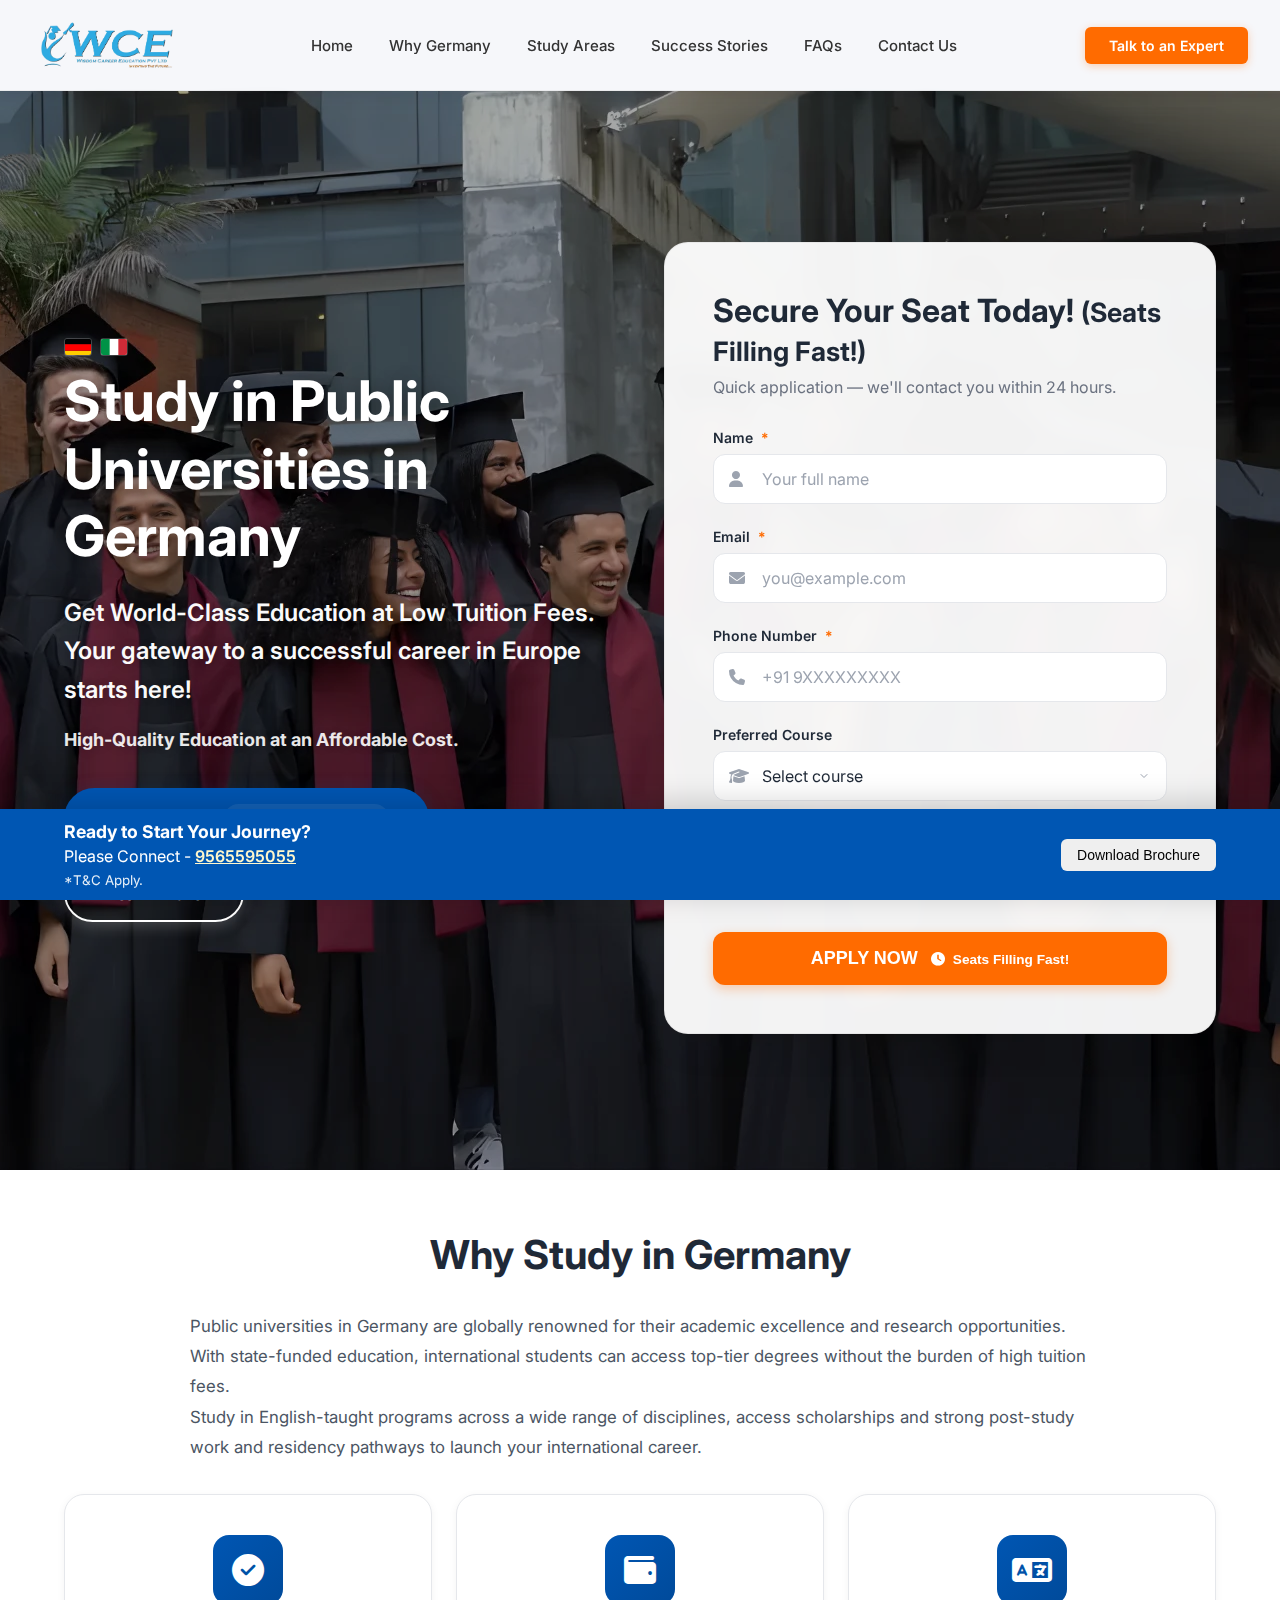
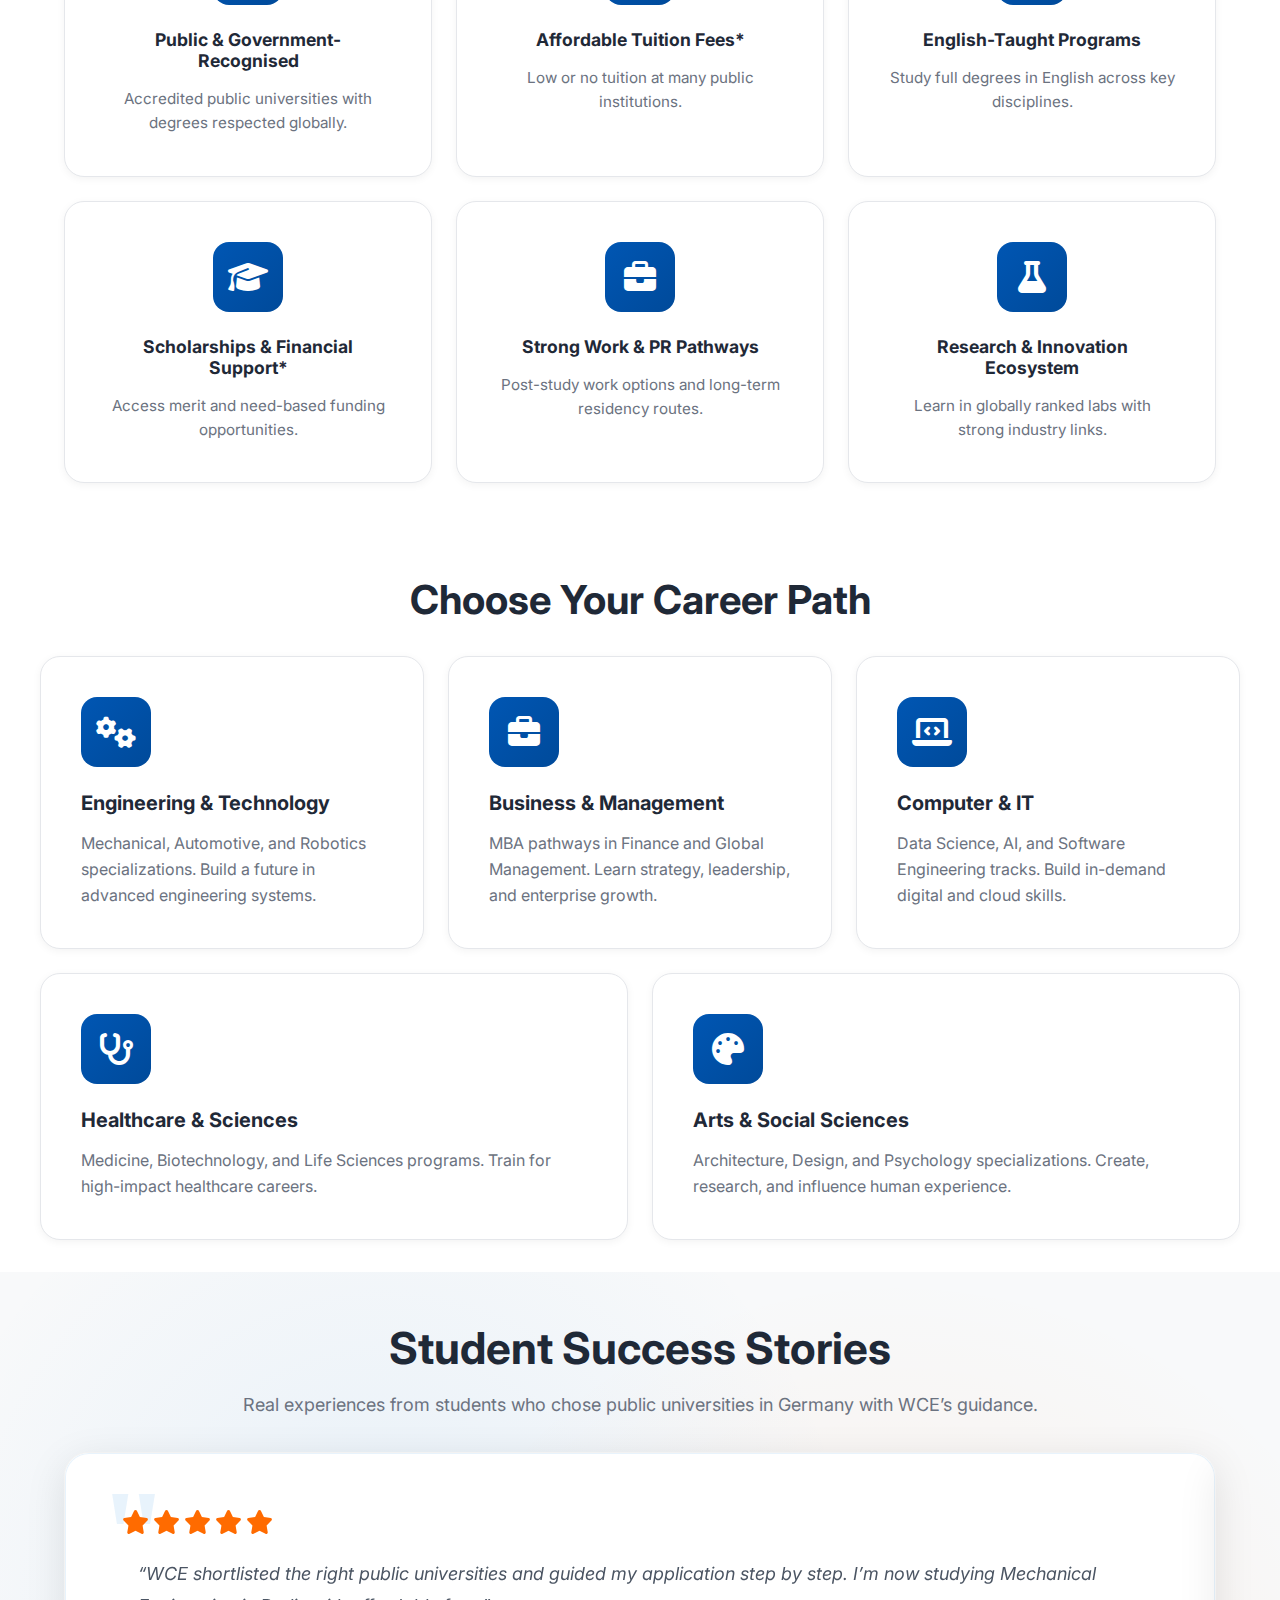
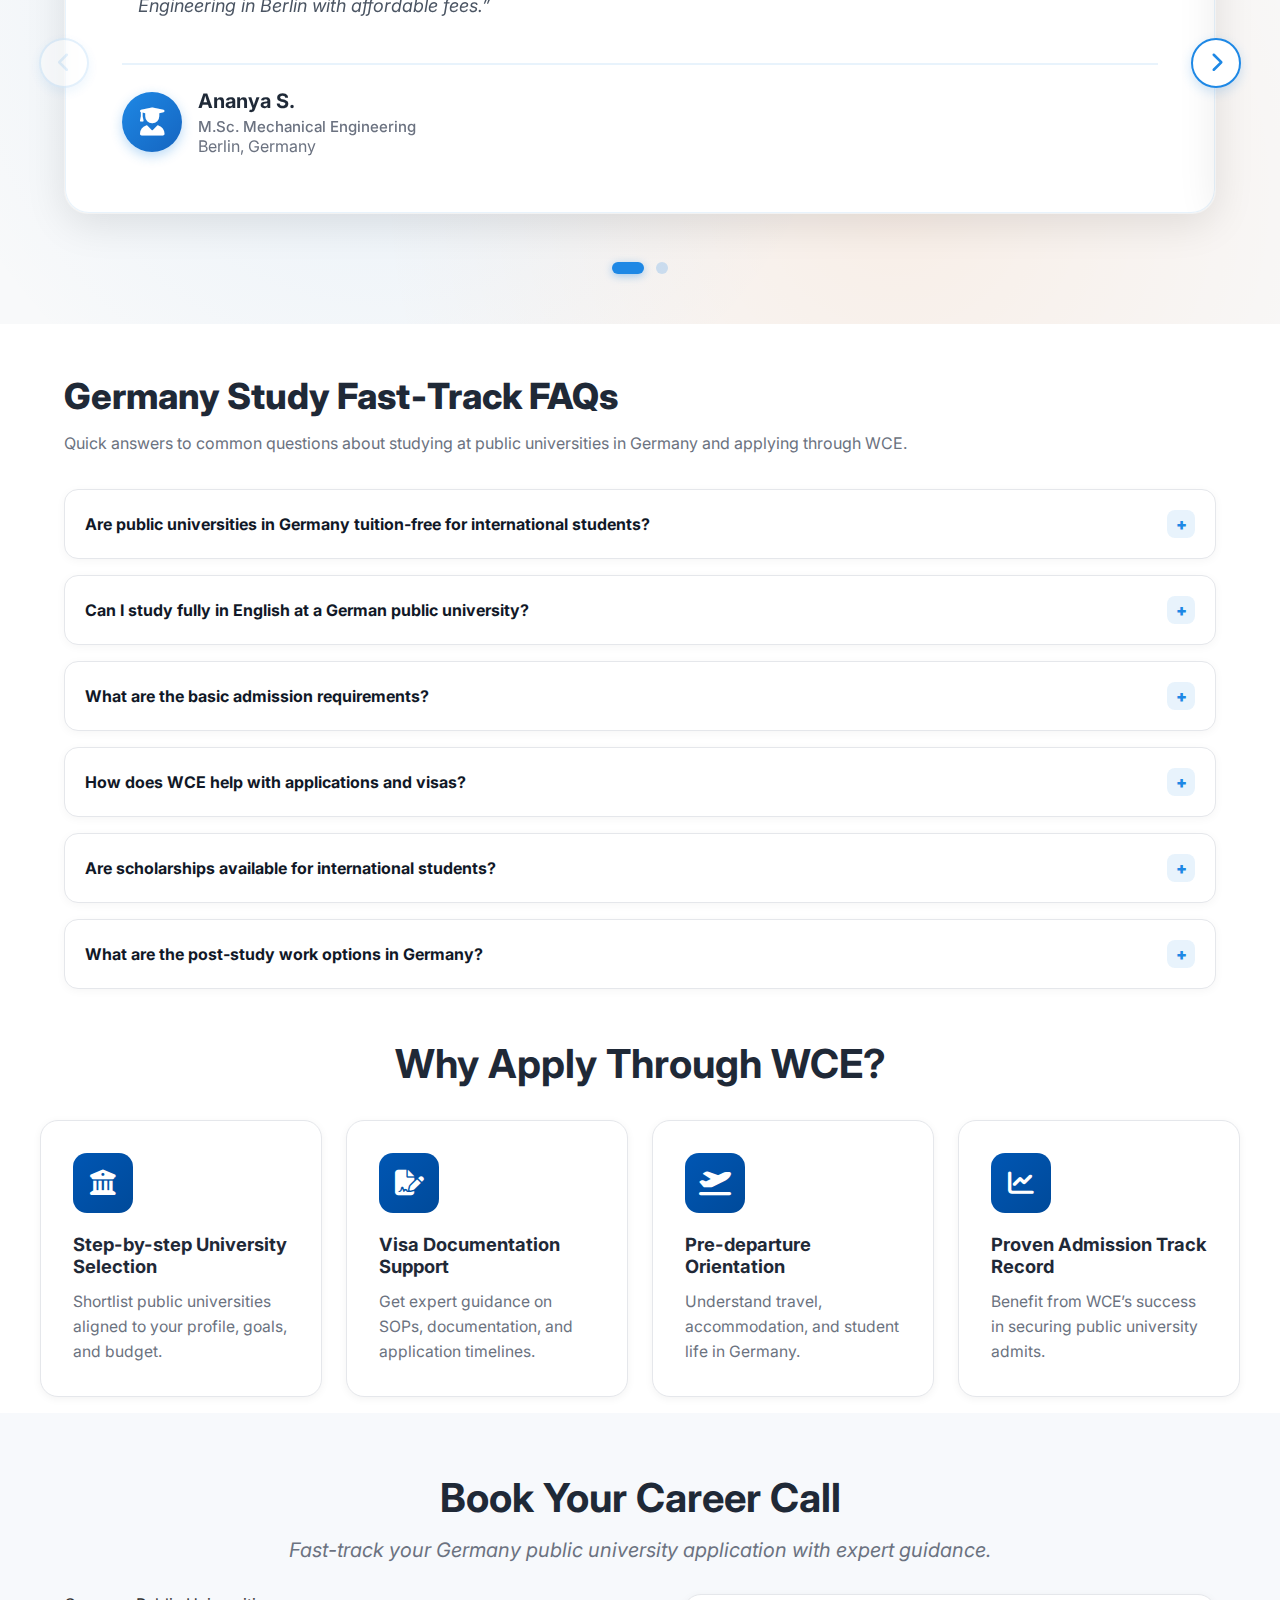
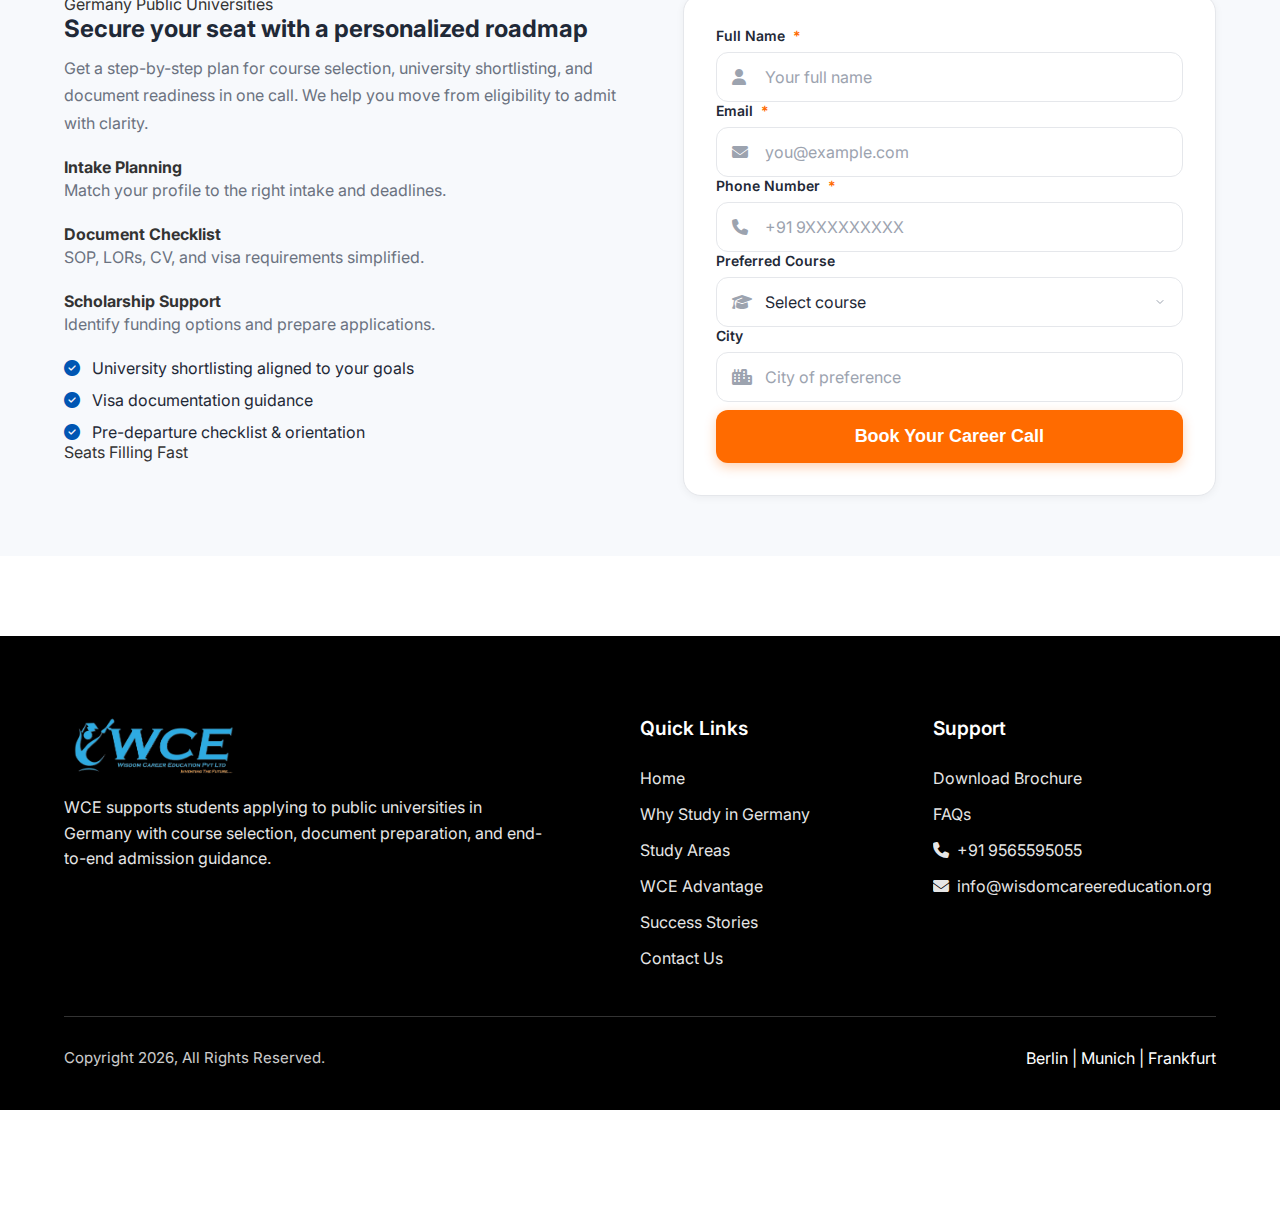
<file: germany/index.html>
<!DOCTYPE html>
<html lang="en">

<head>
    <meta charset="UTF-8">
    <meta name="viewport" content="width=device-width, initial-scale=1.0">
    <title>WCE Germany - Your First Step Towards a Global Future</title>

    <!-- DNS Prefetch & Preconnect for external resources -->
    <link rel="dns-prefetch" href="https://cdnjs.cloudflare.com">
    <link rel="dns-prefetch" href="https://fonts.googleapis.com">
    <link rel="dns-prefetch" href="https://fonts.gstatic.com">
    <link rel="dns-prefetch" href="https://cdn.jsdelivr.net">
    <link rel="preconnect" href="https://fonts.googleapis.com">
    <link rel="preconnect" href="https://fonts.gstatic.com" crossorigin>

    <!-- Preload critical CSS -->
    <link rel="preload" href="../style.css" as="style">

    <!-- Critical CSS -->
    <link rel="stylesheet" href="../style.css">

    <!-- Preload critical font with font-display swap -->
    <link rel="preload" href="https://fonts.googleapis.com/css2?family=Inter:wght@300;400;500;600;700&display=swap"
        as="style">
    <link href="https://fonts.googleapis.com/css2?family=Inter:wght@300;400;500;600;700&display=swap" rel="stylesheet"
        media="print" onload="this.media='all'">

    <!-- Defer non-critical CSS -->
    <link rel="preload" href="https://cdnjs.cloudflare.com/ajax/libs/font-awesome/6.4.0/css/all.min.css" as="style"
        onload="this.onload=null;this.rel='stylesheet'">
    <noscript>
        <link rel="stylesheet" href="https://cdnjs.cloudflare.com/ajax/libs/font-awesome/6.4.0/css/all.min.css">
    </noscript>
</head>

<body>
    <!-- SVG Mask Definition (Alternative to clip-path) -->
    <svg width="0" height="0" style="position: absolute;">
        <defs>
            <clipPath id="hero-curve-mask" clipPathUnits="objectBoundingBox">
                <ellipse cx="0.5" cy="0" rx="0.5" ry="1" />
            </clipPath>
        </defs>
    </svg>

    <header class="header">
        <nav class="nav-container">
            <div class="logo-container">
                <a href="#" class="logo">
                    <img src="../public/images/logo.webp" alt="WCE - Wisdom Career Education" class="logo-img"
                        loading="eager" decoding="async">
                    
                </a>
            </div>

            <ul class="nav-menu">
                <li class="nav-item"><a href="#home" class="nav-link">Home</a></li>
                <li class="nav-item"><a href="#about" class="nav-link">Why Germany</a></li>
                <li class="nav-item"><a href="#study-areas" class="nav-link">Study Areas</a></li>
                
                <li class="nav-item"><a href="#testimonials" class="nav-link">Success Stories</a></li>
                <li class="nav-item"><a href="#faq" class="nav-link">FAQs</a></li>
                <li class="nav-item"><a href="#contact" class="nav-link">Contact Us</a></li>
            </ul>

            <div class="auth-buttons">
                <a href="#contact" class="btn btn-get-started">Talk to an Expert</a>
            </div>

            <!-- Mobile Menu Toggle -->
            <div class="mobile-menu-toggle">
                <span></span>
                <span></span>
                <span></span>
            </div>
        </nav>
    </header>

    <!-- Mobile Menu Overlay -->
    <div class="mobile-overlay"></div>

    <!-- Mobile Menu -->
    <ul class="nav-menu mobile-menu" role="menu">
        <div class="mobile-menu-header">
            <img src="../public/images/logo.webp" alt="WCE Logo" class="mobile-logo" loading="lazy" decoding="async">
            <button class="mobile-menu-close" aria-label="Close menu">
                <i class="fas fa-times"></i>
            </button>
        </div>

        <li class="nav-item"><a href="#home" class="nav-link" role="menuitem">Home</a></li>
        <li class="nav-item"><a href="#about" class="nav-link" role="menuitem">Why Study in Germany</a></li>
        <li class="nav-item"><a href="#study-areas" class="nav-link" role="menuitem">Study Areas</a></li>
        <li class="nav-item"><a href="#wce-advantage" class="nav-link" role="menuitem">WCE Advantage</a></li>
        <li class="nav-item"><a href="#testimonials" class="nav-link" role="menuitem">Success Stories</a></li>
        <li class="nav-item"><a href="#faq" class="nav-link" role="menuitem">FAQs</a></li>
        <li class="nav-item"><a href="#contact" class="nav-link" role="menuitem">Contact Us</a></li>

        <div class="mobile-auth-buttons">
            <a href="#contact" class="btn btn-get-started">Talk to an Expert</a>
        </div>
    </ul>

    <section class="hero" id="home">
        <div class="hero-bg"></div>
        <div class="hero-content-wrapper">
            <div class="hero-layout">
                <div class="hero-content">
                    <div class="hero-topline">
                        <img src="../public/flages/germany.svg" alt="Germany" class="flag-icon">
                        <img src="../public/flages/it.svg" alt="Italy" class="flag-icon">
                    </div>
                    <h1 class="hero-title">Study in Public Universities in Germany</h1>
                    <p class="hero-subheadline">Get World-Class Education at Low Tuition Fees. Your gateway to a
                        successful career in Europe starts here!</p>

                    <p class="hero-description"><strong>High-Quality Education at an Affordable Cost.</strong></p>

                    <div class="hero-cta">
                        <a href="#apply" class="btn-hero-primary">APPLY NOW <span class="urgency">
                            <i class="fas fa-clock"></i> Seats Filling Fast!</span></a>
                        <a href="#about" class="btn-hero-secondary">Learn More</a>
                    </div>
                </div>

                <div class="hero-form-wrapper">
                    <div class="apply-form-wrapper">
                        <div class="apply-form-header">
                            <h2>Secure Your Seat Today! <small>(Seats Filling Fast!)</small></h2>
                            <p>Quick application — we'll contact you within 24 hours.</p>
                        </div>

                        <form class="apply-form" id="heroApplyForm" novalidate>
                            <div class="form-group">
                                <label for="heroFullName">Name <span class="required">*</span></label>
                                <div class="form-input-wrapper">
                                    <i class="fas fa-user"></i>
                                    <input type="text" id="heroFullName" name="fullName" placeholder="Your full name" required>
                                </div>
                            </div>

                            <div class="form-group">
                                <label for="heroEmail">Email <span class="required">*</span></label>
                                <div class="form-input-wrapper">
                                    <i class="fas fa-envelope"></i>
                                    <input type="email" id="heroEmail" name="email" placeholder="you@example.com" required>
                                </div>
                            </div>

                            <div class="form-group">
                                <label for="heroPhone">Phone Number <span class="required">*</span></label>
                                <div class="form-input-wrapper">
                                    <i class="fas fa-phone"></i>
                                    <input type="tel" id="heroPhone" name="phone" placeholder="+91 9XXXXXXXXX" required>
                                </div>
                            </div>

                            <div class="form-group">
                                <label for="heroCourse">Preferred Course</label>
                                <div class="form-input-wrapper">
                                    <i class="fas fa-graduation-cap"></i>
                                    <select id="heroCourse" name="preferredCourse">
                                        <option value="">Select course</option>
                                        <option>Engineering & Technology</option>
                                        <option>Business & Management</option>
                                        <option>Computer & IT</option>
                                        <option>Healthcare & Sciences</option>
                                        <option>Arts & Social Sciences</option>
                                    </select>
                                </div>
                            </div>

                            <div class="form-group">
                                <label for="heroCity">City</label>
                                <div class="form-input-wrapper">
                                    <i class="fas fa-city"></i>
                                    <input type="text" id="heroCity" name="city" placeholder="City of preference">
                                </div>
                            </div>

                            <button type="submit" class="form-submit-btn">APPLY NOW <span class="urgency-inline"><i class="fas fa-clock"></i> Seats Filling Fast!</span></button>
                        </form>
                    </div>
                </div>
            </div>
        </div>

    </section>

    <!-- About WCE Section -->
    <section class="about-section" id="about">
        <div class="container">
            <div class="section-header">
                <h2 class="section-title">Why Study in Germany</h2>
            </div>

            <div class="about-intro">
                <p>
                    Public universities in Germany are globally renowned for their academic excellence and research
                    opportunities. With state-funded education, international students can access top-tier degrees without
                    the burden of high tuition fees.
                </p>
                <p>
                    Study in English-taught programs across a wide range of disciplines, access scholarships and strong
                    post-study work and residency pathways to launch your international career.
                </p>
            </div>

            <div class="highlights-grid">
                <div class="highlight-card">
                    <div class="highlight-icon"><i class="fas fa-check-circle"></i></div>
                    <h3>Public & Government-Recognised</h3>
                    <p>Accredited public universities with degrees respected globally.</p>
                </div>

                <div class="highlight-card">
                    <div class="highlight-icon"><i class="fas fa-wallet"></i></div>
                    <h3>Affordable Tuition Fees*</h3>
                    <p>Low or no tuition at many public institutions.</p>
                </div>

                <div class="highlight-card">
                    <div class="highlight-icon"><i class="fas fa-language"></i></div>
                    <h3>English-Taught Programs</h3>
                    <p>Study full degrees in English across key disciplines.</p>
                </div>

                <div class="highlight-card">
                    <div class="highlight-icon"><i class="fas fa-graduation-cap"></i></div>
                    <h3>Scholarships & Financial Support*</h3>
                    <p>Access merit and need-based funding opportunities.</p>
                </div>

                <div class="highlight-card">
                    <div class="highlight-icon"><i class="fas fa-briefcase"></i></div>
                    <h3>Strong Work & PR Pathways</h3>
                    <p>Post-study work options and long-term residency routes.</p>
                </div>

                <div class="highlight-card">
                    <div class="highlight-icon"><i class="fas fa-flask"></i></div>
                    <h3>Research & Innovation Ecosystem</h3>
                    <p>Learn in globally ranked labs with strong industry links.</p>
                </div>
            </div>
        </div>
    </section>
    <!-- Popular Study Areas -->
    <section class="study-areas" id="study-areas">
        <div class="container">
            <div class="section-header">
                <h2 class="section-title">Choose Your Career Path</h2>
            </div>

            <div class="areas-grid">
                <div class="area-card">
                    <div class="area-icon"><i class="fas fa-cogs"></i></div>
                    <h4>Engineering & Technology</h4>
                    <p>Mechanical, Automotive, and Robotics specializations.
                        Build a future in advanced engineering systems.</p>
                </div>

                <div class="area-card">
                    <div class="area-icon"><i class="fas fa-briefcase"></i></div>
                    <h4>Business & Management</h4>
                    <p>MBA pathways in Finance and Global Management.
                        Learn strategy, leadership, and enterprise growth.</p>
                </div>

                <div class="area-card">
                    <div class="area-icon"><i class="fas fa-laptop-code"></i></div>
                    <h4>Computer & IT</h4>
                    <p>Data Science, AI, and Software Engineering tracks.
                        Build in-demand digital and cloud skills.</p>
                </div>

                <div class="area-card area-card-wide">
                    <div class="area-icon"><i class="fas fa-stethoscope"></i></div>
                    <h4>Healthcare & Sciences</h4>
                    <p>Medicine, Biotechnology, and Life Sciences programs.
                        Train for high-impact healthcare careers.</p>
                </div>

                <div class="area-card area-card-wide">
                    <div class="area-icon"><i class="fas fa-palette"></i></div>
                    <h4>Arts & Social Sciences</h4>
                    <p>Architecture, Design, and Psychology specializations.
                        Create, research, and influence human experience.</p>
                </div>
            </div>
        </div>
    </section>

    <!-- Student Testimonials -->
    <section class="testimonials-section" id="testimonials">
        <div class="testimonials-header">
            <h2>Student Success Stories</h2>
            <p>Real experiences from students who chose public universities in Germany with WCE’s guidance.</p>
        </div>

        <div class="testimonials-carousel-wrapper">
            <button class="carousel-arrow prev" aria-label="Previous testimonial">
                <i class="fas fa-chevron-left"></i>
            </button>

            <div class="testimonials-carousel" role="region" aria-label="Student testimonials carousel">
                <div class="testimonials-track" id="testimonialsTrack">
                    <div class="testimonial-card active">
                        <div class="testimonial-content">
                            <div class="testimonial-rating" aria-label="5 star rating">
                                <i class="fas fa-star"></i>
                                <i class="fas fa-star"></i>
                                <i class="fas fa-star"></i>
                                <i class="fas fa-star"></i>
                                <i class="fas fa-star"></i>
                            </div>
                            <p class="testimonial-text">“WCE shortlisted the right public universities and guided my application step by step. I’m now studying Mechanical Engineering in Berlin with affordable fees.”</p>
                            <div class="testimonial-author">
                                <div class="testimonial-icon"><i class="fas fa-user-graduate"></i></div>
                                <div class="testimonial-info">
                                    <div class="testimonial-name">Ananya S.</div>
                                    <div class="testimonial-designation">M.Sc. Mechanical Engineering</div>
                                    <div class="testimonial-details">Berlin, Germany</div>
                                </div>
                            </div>
                        </div>
                    </div>

                    <div class="testimonial-card active">
                        <div class="testimonial-content">
                            <div class="testimonial-rating" aria-label="5 star rating">
                                <i class="fas fa-star"></i>
                                <i class="fas fa-star"></i>
                                <i class="fas fa-star"></i>
                                <i class="fas fa-star"></i>
                                <i class="fas fa-star"></i>
                            </div>
                            <p class="testimonial-text">“The visa documentation support was flawless. WCE helped me with every form and deadline. I received my admit for Data Science quickly.”</p>
                            <div class="testimonial-author">
                                <div class="testimonial-icon"><i class="fas fa-user-graduate"></i></div>
                                <div class="testimonial-info">
                                    <div class="testimonial-name">Rahul M.</div>
                                    <div class="testimonial-designation">M.Sc. Data Science</div>
                                    <div class="testimonial-details">Munich, Germany</div>
                                </div>
                            </div>
                        </div>
                    </div>

                    <div class="testimonial-card">
                        <div class="testimonial-content">
                            <div class="testimonial-rating" aria-label="5 star rating">
                                <i class="fas fa-star"></i>
                                <i class="fas fa-star"></i>
                                <i class="fas fa-star"></i>
                                <i class="fas fa-star"></i>
                                <i class="fas fa-star"></i>
                            </div>
                            <p class="testimonial-text">“From course selection to pre-departure orientation, WCE was always available. I’m pursuing International Business in Frankfurt.”</p>
                            <div class="testimonial-author">
                                <div class="testimonial-icon"><i class="fas fa-user-graduate"></i></div>
                                <div class="testimonial-info">
                                    <div class="testimonial-name">Priya K.</div>
                                    <div class="testimonial-designation">M.A. International Business</div>
                                    <div class="testimonial-details">Frankfurt, Germany</div>
                                </div>
                            </div>
                        </div>
                    </div>

                    <div class="testimonial-card">
                        <div class="testimonial-content">
                            <div class="testimonial-rating" aria-label="5 star rating">
                                <i class="fas fa-star"></i>
                                <i class="fas fa-star"></i>
                                <i class="fas fa-star"></i>
                                <i class="fas fa-star"></i>
                                <i class="fas fa-star"></i>
                            </div>
                            <p class="testimonial-text">“WCE’s university shortlisting and scholarship guidance made the process simple. I’m now in a top public university for Biotechnology.”</p>
                            <div class="testimonial-author">
                                <div class="testimonial-icon"><i class="fas fa-user-graduate"></i></div>
                                <div class="testimonial-info">
                                    <div class="testimonial-name">Arjun D.</div>
                                    <div class="testimonial-designation">M.Sc. Biotechnology</div>
                                    <div class="testimonial-details">Hamburg, Germany</div>
                                </div>
                            </div>
                        </div>
                    </div>
                </div>
            </div>

            <button class="carousel-arrow next" aria-label="Next testimonial">
                <i class="fas fa-chevron-right"></i>
            </button>

            <div class="carousel-pagination" role="tablist" aria-label="Testimonials pagination">
                <button class="pagination-dot active" aria-selected="true" aria-label="Go to testimonial 1"></button>
                <button class="pagination-dot" aria-selected="false" aria-label="Go to testimonial 2"></button>
                <button class="pagination-dot" aria-selected="false" aria-label="Go to testimonial 3"></button>
                <button class="pagination-dot" aria-selected="false" aria-label="Go to testimonial 4"></button>
            </div>
        </div>
    </section>

    <!-- FAQs -->
    <section class="faq-section" id="faqs">
        <div class="faq-container">
            <div class="faq-header">
                <h2>Germany Study Fast‑Track FAQs</h2>
                <p>Quick answers to common questions about studying at public universities in Germany and applying through WCE.</p>
            </div>

            <div class="faq-list">
                <details class="faq-item">
                    <summary>Are public universities in Germany tuition-free for international students?</summary>
                    <div class="faq-answer">
                        <p>Many public universities charge low or no tuition fees, with students typically paying only semester contributions that cover services and transit.</p>
                    </div>
                </details>

                <details class="faq-item">
                    <summary>Can I study fully in English at a German public university?</summary>
                    <div class="faq-answer">
                        <p>Yes. A wide range of undergraduate and postgraduate programs are offered in English, especially in STEM and business fields.</p>
                    </div>
                </details>

                <details class="faq-item">
                    <summary>What are the basic admission requirements?</summary>
                    <div class="faq-answer">
                        <p>Requirements vary by program, but typically include academic transcripts, language proficiency, a CV, and a statement of purpose.</p>
                    </div>
                </details>

                <details class="faq-item">
                    <summary>How does WCE help with applications and visas?</summary>
                    <div class="faq-answer">
                        <p>WCE supports university shortlisting, document preparation, application submission, and step‑by‑step visa documentation guidance.</p>
                    </div>
                </details>

                <details class="faq-item">
                    <summary>Are scholarships available for international students?</summary>
                    <div class="faq-answer">
                        <p>Yes. Many universities and external organizations offer merit or need-based scholarships, and WCE helps you identify suitable options.</p>
                    </div>
                </details>

                <details class="faq-item">
                    <summary>What are the post‑study work options in Germany?</summary>
                    <div class="faq-answer">
                        <p>Graduates can apply for post‑study residence to seek employment and transition to long‑term work and residency pathways.</p>
                    </div>
                </details>
            </div>
        </div>
    </section>

    <!-- The WCE Advantage -->
    <section class="wce-advantage" id="wce-advantage">
        <div class="container">
            <div class="section-header">
                <h2 class="section-title">Why Apply Through WCE?</h2>
            </div>

            <div class="advantage-grid">
                <div class="advantage-card">
                    <div class="advantage-icon"><i class="fas fa-university"></i></div>
                    <h3>Step-by-step University Selection</h3>
                    <p>Shortlist public universities aligned to your profile, goals, and budget.</p>
                </div>
                <div class="advantage-card">
                    <div class="advantage-icon"><i class="fas fa-file-signature"></i></div>
                    <h3>Visa Documentation Support</h3>
                    <p>Get expert guidance on SOPs, documentation, and application timelines.</p>
                </div>
                <div class="advantage-card">
                    <div class="advantage-icon"><i class="fas fa-plane-departure"></i></div>
                    <h3>Pre-departure Orientation</h3>
                    <p>Understand travel, accommodation, and student life in Germany.</p>
                </div>
                <div class="advantage-card">
                    <div class="advantage-icon"><i class="fas fa-chart-line"></i></div>
                    <h3>Proven Admission Track Record</h3>
                    <p>Benefit from WCE’s success in securing public university admits.</p>
                </div>
            </div>
        </div>
    </section>

    <div id="apply"></div>
    <!-- Contact Us Section -->
    <section class="contact-section" id="contact">
        <div class="container">
            <div class="section-header">
                <h2 class="section-title">Book Your Career Call</h2>
                <p class="section-subtitle">Fast-track your Germany public university application with expert guidance.</p>
            </div>

            <div class="contact-grid">
                <div class="contact-content">
                    <div class="contact-badge">Germany Public Universities</div>
                    <h3>Secure your seat with a personalized roadmap</h3>
                    <p>Get a step-by-step plan for course selection, university shortlisting, and document readiness in one call. We help you move from eligibility to admit with clarity.</p>

                    <div class="contact-highlights">
                        <div class="contact-highlight">
                            <h4>Intake Planning</h4>
                            <p>Match your profile to the right intake and deadlines.</p>
                        </div>
                        <div class="contact-highlight">
                            <h4>Document Checklist</h4>
                            <p>SOP, LORs, CV, and visa requirements simplified.</p>
                        </div>
                        <div class="contact-highlight">
                            <h4>Scholarship Support</h4>
                            <p>Identify funding options and prepare applications.</p>
                        </div>
                    </div>

                    <ul class="contact-points">
                        <li><i class="fas fa-check-circle"></i> University shortlisting aligned to your goals</li>
                        <li><i class="fas fa-check-circle"></i> Visa documentation guidance</li>
                        <li><i class="fas fa-check-circle"></i> Pre-departure checklist & orientation</li>
                    </ul>

                    <div class="seats-pulse" aria-live="polite">
                        <span class="pulse-dot"></span>
                        <span class="pulse-text">Seats Filling Fast</span>
                    </div>
                </div>

                <div class="contact-form-card">
                    <form class="contact-form" id="contactForm" novalidate>
                        <div class="form-group">
                            <label for="contactName">Full Name <span class="required">*</span></label>
                            <div class="form-input-wrapper">
                                <i class="fas fa-user"></i>
                                <input type="text" id="contactName" name="fullName" placeholder="Your full name" required>
                            </div>
                        </div>

                        <div class="form-group">
                            <label for="contactEmail">Email <span class="required">*</span></label>
                            <div class="form-input-wrapper">
                                <i class="fas fa-envelope"></i>
                                <input type="email" id="contactEmail" name="email" placeholder="you@example.com" required>
                            </div>
                        </div>

                        <div class="form-group">
                            <label for="contactPhone">Phone Number <span class="required">*</span></label>
                            <div class="form-input-wrapper">
                                <i class="fas fa-phone"></i>
                                <input type="tel" id="contactPhone" name="phone" placeholder="+91 9XXXXXXXXX" required>
                            </div>
                        </div>

                        <div class="form-group">
                            <label for="contactCourse">Preferred Course</label>
                            <div class="form-input-wrapper">
                                <i class="fas fa-graduation-cap"></i>
                                <select id="contactCourse" name="preferredCourse">
                                    <option value="">Select course</option>
                                    <option>Engineering & Technology</option>
                                    <option>Business & Management</option>
                                    <option>Computer & IT</option>
                                    <option>Healthcare & Sciences</option>
                                    <option>Arts & Social Sciences</option>
                                </select>
                            </div>
                        </div>

                        <div class="form-group">
                            <label for="contactCity">City</label>
                            <div class="form-input-wrapper">
                                <i class="fas fa-city"></i>
                                <input type="text" id="contactCity" name="city" placeholder="City of preference">
                            </div>
                        </div>

                        <button type="submit" class="form-submit-btn">Book Your Career Call</button>
                    </form>
                </div>
            </div>
        </div>
    </section>

    <footer>
        <div class="footer-container">
            <div class="footer-col footer-col-desc">
                <img src="../public/images/logo.webp" alt="WCE - Wisdom Career Education" class="footer-logo-img"
                    loading="lazy" decoding="async">
                <p>WCE supports students applying to public universities in Germany with course selection, document
                    preparation, and end-to-end admission guidance.</p>
            </div>
            <div class="footer-col">
                <h4>Quick Links</h4>
                <ul>
                    <li><a href="#home" style="color: #fff; text-decoration: none;">Home</a></li>
                    <li><a href="#about" style="color: #fff; text-decoration: none;">Why Study in Germany</a></li>
                    <li><a href="#study-areas" style="color: #fff; text-decoration: none;">Study Areas</a></li>
                    <li><a href="#wce-advantage" style="color: #fff; text-decoration: none;">WCE Advantage</a></li>
                    <li><a href="#testimonials" style="color: #fff; text-decoration: none;">Success Stories</a></li>
                    <li><a href="#contact" style="color: #fff; text-decoration: none;">Contact Us</a></li>
                </ul>
            </div>
            <div class="footer-col">
                <h4>Support</h4>
                <ul>
                    <li><button type="button" class="footer-brochure-btn brochure-trigger">Download Brochure</button></li>
                    <li><a href="#faq" style="color: #fff; text-decoration: none;">FAQs</a></li>
                    <li><a href="tel:+919565595055" style="color: #fff; text-decoration: none;"><i class="fas fa-phone" style="margin-right: 8px;"></i>+91 9565595055</a></li>
                    <li><a href="mailto:info@wisdomcareereducation.org" style="color: #fff; text-decoration: none;"><i class="fas fa-envelope" style="margin-right: 8px;"></i>info@wisdomcareereducation.org</a></li>
                </ul>
            </div>
        </div>
        <div class="footer-bottom">
            <div class="footer-divider"></div>
            <div class="footer-bottom-content">
                <p class="copyright">
                    Copyright 2026, All Rights Reserved.
                </p>
                <div>
                    <span>Berlin</span>
                    <span class="footer-separator">|</span>
                    <span>Munich</span>
                    <span class="footer-separator">|</span>
                    <span>Frankfurt</span>
                </div>
            </div>
        </div>
    </footer>

    <!-- Sticky Footer / Bottom CTA -->
    <div class="sticky-footer-cta" role="region" aria-label="Ready to Start">
        <div class="sticky-inner container">
            <div class="sticky-copy">
                <h3>Ready to Start Your Journey?</h3>
                <p>Please Connect - <a href="tel:+919565595055" class="sticky-phone-link">9565595055</a></p>
                <small>*T&C Apply.</small>
            </div>
            <div class="sticky-actions">
                <button type="button" class="btn btn-secondary brochure-trigger">Download Brochure</button>
            </div>
        </div>
    </div>

    <!-- Mobile Sticky Bottom Bar -->
    <div class="mobile-sticky-bar">
        <a href="tel:+919565595055" class="sticky-item phone">
            <svg width="24" height="24" viewBox="0 0 24 24" fill="currentColor">
                <path
                    d="M6.62 10.79c1.44 2.83 3.76 5.14 6.59 6.59l2.2-2.2c.27-.27.67-.36 1.02-.24 1.12.37 2.33.57 3.57.57.55 0 1 .45 1 1V20c0 .55-.45 1-1 1-9.39 0-17-7.61-17-17 0-.55.45-1 1-1h3.5c.55 0 1 .45 1 1 0 1.25.2 2.45.57 3.57.11.35.03.74-.25 1.02l-2.2 2.2z" />
            </svg>
            <span>Call</span>
        </a>
        <a href="https://wa.me/+919565595055" class="sticky-item whatsapp" target="_blank">
            <svg width="24" height="24" viewBox="0 0 24 24" fill="currentColor">
                <path
                    d="M17.472 14.382c-.297-.149-1.758-.867-2.03-.967-.273-.099-.471-.148-.67.15-.197.297-.767.966-.94 1.164-.173.199-.347.223-.644.075-.297-.15-1.255-.463-2.39-1.475-.883-.788-1.48-1.761-1.653-2.059-.173-.297-.018-.458.13-.606.134-.133.298-.347.446-.52.149-.174.198-.298.298-.497.099-.198.05-.371-.025-.52-.075-.149-.669-1.612-.916-2.207-.242-.579-.487-.5-.669-.51-.173-.008-.371-.01-.57-.01-.198 0-.52.074-.792.372-.272.297-1.04 1.016-1.04 2.479 0 1.462 1.065 2.875 1.213 3.074.149.198 2.096 3.2 5.077 4.487.709.306 1.262.489 1.694.625.712.227 1.36.195 1.871.118.571-.085 1.758-.719 2.006-1.413.248-.694.248-1.289.173-1.413-.074-.124-.272-.198-.57-.347m-5.421 7.403h-.004a9.87 9.87 0 01-5.031-1.378l-.361-.214-3.741.982.998-3.648-.235-.374a9.86 9.86 0 01-1.51-5.26c.001-5.45 4.436-9.884 9.888-9.884 2.64 0 5.122 1.03 6.988 2.898a9.825 9.825 0 012.893 6.994c-.003 5.45-4.437 9.884-9.885 9.884m8.413-18.297A11.815 11.815 0 0012.05 0C5.495 0 .16 5.335.157 11.892c0 2.096.547 4.142 1.588 5.945L.057 24l6.305-1.654a11.882 11.882 0 005.683 1.448h.005c6.554 0 11.89-5.335 11.893-11.893A11.821 11.821 0 0020.893 3.506z" />
            </svg>
            <span>WhatsApp</span>
        </a>
        <button type="button" class="sticky-item brochure" aria-label="Open brochure form">
            <i class="fas fa-file-download"></i>
            <span>Brochure</span>
        </button>
    </div>

    <!-- Contact Modal -->
    <div class="contact-modal" aria-hidden="true">
        <div class="contact-modal-overlay" data-close="true"></div>
        <div class="contact-modal-dialog" role="dialog" aria-modal="true" aria-labelledby="contactModalTitle">
            <button type="button" class="contact-modal-close" aria-label="Close"></button>
            <h3 id="contactModalTitle">Download the Germany Brochure</h3>
            <p>Get the latest intake details, eligibility checklist, and course shortlist for public universities in Germany.</p>
            <form class="contact-form" id="contactModalForm" novalidate>
                <div class="form-group">
                    <label for="contactModalName">Full Name <span class="required">*</span></label>
                    <div class="form-input-wrapper">
                        <i class="fas fa-user"></i>
                        <input type="text" id="contactModalName" name="fullName" placeholder="Your full name" required>
                    </div>
                </div>

                <div class="form-group">
                    <label for="contactModalEmail">Email <span class="required">*</span></label>
                    <div class="form-input-wrapper">
                        <i class="fas fa-envelope"></i>
                        <input type="email" id="contactModalEmail" name="email" placeholder="you@example.com" required>
                    </div>
                </div>

                <div class="form-group">
                    <label for="contactModalPhone">Phone Number <span class="required">*</span></label>
                    <div class="form-input-wrapper">
                        <i class="fas fa-phone"></i>
                        <input type="tel" id="contactModalPhone" name="phone" placeholder="+91 9XXXXXXXXX" required>
                    </div>
                </div>
                <a href="../public/images/hero-poster.webp" class="form-submit-btn brochure-download" download>Download Brochure</a>
            </form>
        </div>
    </div>

    <script src="../script.js" defer></script>
    <script defer>
        document.addEventListener('DOMContentLoaded', function () {
            const header = document.querySelector('.header');
            const navItems = document.querySelectorAll('.nav-menu:not(.mobile-menu) .nav-item.has-dropdown');
            const mobileNavItems = document.querySelectorAll('.nav-menu.mobile-menu .nav-item.has-dropdown');
            const mobileToggle = document.querySelector('.mobile-menu-toggle');
            const mobileMenu = document.querySelector('.nav-menu.mobile-menu');
            const mobileOverlay = document.querySelector('.mobile-overlay');
            const mobileClose = document.querySelector('.mobile-menu-close');
            const body = document.body;

            // Scroll detection for sticky header
            let lastScrollY = window.scrollY;

            function updateHeader() {
                const currentScrollY = window.scrollY;

                if (currentScrollY > 50) {
                    header.classList.add('scrolled');
                    body.classList.add('header-scrolled');
                } else {
                    header.classList.remove('scrolled');
                    body.classList.remove('header-scrolled');
                }

                lastScrollY = currentScrollY;
            }

            // Throttled scroll handler
            let ticking = false;
            function handleScroll() {
                if (!ticking) {
                    requestAnimationFrame(updateHeader);
                    ticking = true;
                    setTimeout(() => { ticking = false; }, 10);
                }
            }

            window.addEventListener('scroll', handleScroll, { passive: true });

            // Desktop hover behavior
            if (window.innerWidth > 1024) {
                navItems.forEach(item => {
                    const dropdown = item.querySelector('.dropdown');

                    // Open dropdown on nav-item hover
                    item.addEventListener('mouseenter', function () {
                        // Close other dropdowns
                        navItems.forEach(otherItem => {
                            if (otherItem !== item) {
                                otherItem.classList.remove('active');
                                otherItem.querySelector('[aria-expanded]').setAttribute('aria-expanded', 'false');
                            }
                        });

                        // Open current dropdown
                        this.classList.add('active');
                        this.querySelector('[aria-expanded]').setAttribute('aria-expanded', 'true');
                    });

                    // Keep dropdown open when hovering over it
                    if (dropdown) {
                        dropdown.addEventListener('mouseenter', function () {
                            item.classList.add('active');
                            item.querySelector('[aria-expanded]').setAttribute('aria-expanded', 'true');
                        });
                    }
                });
            }

            // Mobile menu functionality
            function openMobileMenu() {
                mobileMenu.classList.add('active');
                mobileOverlay.classList.add('active');
                mobileToggle.classList.add('active');
                body.classList.add('mobile-menu-open');
            }

            function closeMobileMenu() {
                mobileMenu.classList.remove('active');
                mobileOverlay.classList.remove('active');
                mobileToggle.classList.remove('active');
                body.classList.remove('mobile-menu-open');

                // Close all mobile dropdowns
                mobileNavItems.forEach(item => {
                    item.classList.remove('active');
                    item.querySelector('[aria-expanded]').setAttribute('aria-expanded', 'false');
                });
            }

            // Mobile toggle click
            mobileToggle.addEventListener('click', function (e) {
                e.stopPropagation();
                if (mobileMenu.classList.contains('active')) {
                    closeMobileMenu();
                } else {
                    openMobileMenu();
                }
            });

            // Mobile close button
            mobileClose.addEventListener('click', closeMobileMenu);

            // Mobile overlay click
            mobileOverlay.addEventListener('click', closeMobileMenu);

            // Mobile accordion behavior
            mobileNavItems.forEach(item => {
                const navLink = item.querySelector('.nav-link');

                navLink.addEventListener('click', function (e) {
                    e.preventDefault();
                    e.stopPropagation();

                    const isActive = item.classList.contains('active');

                    // Close all other dropdowns (accordion behavior)
                    mobileNavItems.forEach(otherItem => {
                        if (otherItem !== item) {
                            otherItem.classList.remove('active');
                            otherItem.querySelector('[aria-expanded]').setAttribute('aria-expanded', 'false');
                        }
                    });

                    // Toggle current dropdown
                    if (isActive) {
                        item.classList.remove('active');
                        this.setAttribute('aria-expanded', 'false');
                    } else {
                        item.classList.add('active');
                        this.setAttribute('aria-expanded', 'true');
                    }
                });
            });

            // Close mobile menu on link click
            document.querySelectorAll('.mobile-menu .nav-link').forEach(link => {
                if (!link.closest('.has-dropdown')) {
                    link.addEventListener('click', closeMobileMenu);
                }
            });

            // Keyboard navigation
            document.addEventListener('keydown', function (e) {
                if (e.key === 'Escape') {
                    // Close desktop dropdowns
                    navItems.forEach(item => {
                        item.classList.remove('active');
                        item.querySelector('[aria-expanded]').setAttribute('aria-expanded', 'false');
                    });

                    // Close mobile menu
                    if (mobileMenu.classList.contains('active')) {
                        closeMobileMenu();
                    }
                }
            });

            // Handle window resize
            window.addEventListener('resize', function () {
                if (window.innerWidth > 1024) {
                    closeMobileMenu();

                    // Re-enable hover behavior for desktop
                    navItems.forEach(item => {
                        item.classList.remove('active');
                        item.querySelector('[aria-expanded]').setAttribute('aria-expanded', 'false');
                    });
                }
            });

            // Prevent dropdown close when clicking inside
            document.querySelectorAll('.dropdown').forEach(dropdown => {
                dropdown.addEventListener('click', function (e) {
                    e.stopPropagation();
                });
            });

            // Close desktop dropdowns when clicking outside
            document.addEventListener('click', function (e) {
                if (!e.target.closest('.nav-item.has-dropdown') && !e.target.closest('.dropdown') && !e.target.closest('.mobile-menu-toggle')) {
                    navItems.forEach(item => {
                        item.classList.remove('active');
                        item.querySelector('[aria-expanded]').setAttribute('aria-expanded', 'false');
                    });
                }
            });

            // Initialize header state
            updateHeader();

            // Hero Video Handling
            const heroVideo = document.querySelector('.hero-video');
            const heroVideoContainer = document.querySelector('.hero-video-container');

            if (heroVideo) {
                // Handle video load error - fallback to background image
                heroVideo.addEventListener('error', function () {
                    console.log('Video failed to load, using fallback background');
                    heroVideoContainer.style.background = 'linear-gradient(135deg, rgba(0,0,0,0.7), rgba(0,0,0,0.5)), url("https://images.unsplash.com/photo-1523050854058-8df90110c9f1?ixlib=rb-4.0.3&auto=format&fit=crop&w=2070&q=80") center/cover';
                    heroVideo.style.display = 'none';
                });

                // Ensure video plays on mobile
                heroVideo.addEventListener('loadeddata', function () {
                    if (heroVideo.paused) {
                        heroVideo.play().catch(function (error) {
                            console.log('Video autoplay failed:', error);
                        });
                    }
                });

                // Respect reduced motion preference
                if (window.matchMedia('(prefers-reduced-motion: reduce)').matches) {
                    heroVideo.pause();
                }
            }

            // Simple animation for hero cards
            function animateHeroCards() {
                const heroCards = document.querySelectorAll('.card');
                const observer = new IntersectionObserver((entries) => {
                    entries.forEach((entry, index) => {
                        if (entry.isIntersecting) {
                            setTimeout(() => {
                                entry.target.style.opacity = '1';
                                entry.target.style.transform = 'translateY(0)';
                            }, index * 100);
                        }
                    });
                }, {
                    threshold: 0.1,
                    rootMargin: '0px 0px -50px 0px'
                });

                heroCards.forEach(card => {
                    card.style.opacity = '0';
                    card.style.transform = 'translateY(30px)';
                    card.style.transition = 'all 0.6s cubic-bezier(0.4, 0, 0.2, 1)';
                    observer.observe(card);
                });
            }

            // Initialize card animations
            animateHeroCards();

            // Logo Carousel Infinite Scroll
            function initLogoCarousel() {
                const logoTrack = document.getElementById('logoTrack');
                if (!logoTrack) return;

                // Clone all logo items to create seamless infinite scroll
                const logoItems = Array.from(logoTrack.children);
                logoItems.forEach(item => {
                    const clone = item.cloneNode(true);
                    logoTrack.appendChild(clone);
                });

                // Add error handling for missing images
                const logoImages = logoTrack.querySelectorAll('img');
                logoImages.forEach(img => {
                    img.addEventListener('error', function () {
                        // Hide broken images gracefully
                        this.parentElement.style.display = 'none';
                    });
                });
            }

            // Initialize logo carousel
            initLogoCarousel();

            // Initialize testimonials carousel
            initTestimonialsCarousel();

            // Initialize Apply Now form
            initApplyForm();

            // Brochure modal
            const brochureButtons = document.querySelectorAll('.brochure-trigger, .mobile-sticky-bar .sticky-item.brochure');
            const contactModal = document.querySelector('.contact-modal');
            const contactModalOverlay = document.querySelector('.contact-modal-overlay');
            const contactModalClose = document.querySelector('.contact-modal-close');

            function openContactModal() {
                if (!contactModal) return;
                contactModal.classList.add('is-open');
                contactModal.setAttribute('aria-hidden', 'false');
                document.body.classList.add('modal-open');
            }

            function closeContactModal() {
                if (!contactModal) return;
                contactModal.classList.remove('is-open');
                contactModal.setAttribute('aria-hidden', 'true');
                document.body.classList.remove('modal-open');
            }

            if (brochureButtons.length) {
                brochureButtons.forEach(btn => btn.addEventListener('click', openContactModal));
            }
            if (contactModalOverlay) {
                contactModalOverlay.addEventListener('click', closeContactModal);
            }
            if (contactModalClose) {
                contactModalClose.addEventListener('click', closeContactModal);
            }
            document.addEventListener('keydown', function (e) {
                if (e.key === 'Escape') {
                    closeContactModal();
                }
            });
        });

        // Testimonials Carousel Functionality
        function initTestimonialsCarousel() {
            const track = document.getElementById('testimonialsTrack');
            const cards = document.querySelectorAll('.testimonial-card');
            const dots = document.querySelectorAll('.pagination-dot');
            const prevBtn = document.querySelector('.carousel-arrow.prev');
            const nextBtn = document.querySelector('.carousel-arrow.next');
            const carousel = document.querySelector('.testimonials-carousel');

            if (!track || cards.length === 0) return;

            let currentIndex = 0;
            let autoPlayInterval;
            const autoPlayDelay = 5000; // 5 seconds
            const prefersReducedMotion = window.matchMedia('(prefers-reduced-motion: reduce)').matches;

            function getSlidesPerView() {
                return window.innerWidth >= 1025 ? 2 : 1;
            }

            function getTotalSlides() {
                return Math.ceil(cards.length / getSlidesPerView());
            }

            function updateDots(totalSlides, activeIndex) {
                dots.forEach((dot, i) => {
                    if (i < totalSlides) {
                        dot.style.display = 'inline-flex';
                        const isActive = i === activeIndex;
                        dot.classList.toggle('active', isActive);
                        dot.setAttribute('aria-selected', isActive);
                        dot.setAttribute('aria-hidden', 'false');
                    } else {
                        dot.style.display = 'none';
                        dot.setAttribute('aria-hidden', 'true');
                    }
                });
            }

            // Update carousel position
            function updateCarousel(index, animate = true) {
                const slidesPerView = getSlidesPerView();
                const totalSlides = getTotalSlides();
                const safeIndex = Math.max(0, Math.min(index, totalSlides - 1));
                currentIndex = safeIndex;

                // Update track position
                const offset = safeIndex * 100;
                track.style.transform = `translateX(-${offset}%)`;

                // Update active cards
                const start = safeIndex * slidesPerView;
                const end = start + slidesPerView;
                cards.forEach((card, i) => {
                    card.classList.toggle('active', i >= start && i < end);
                });

                // Update pagination dots
                updateDots(totalSlides, safeIndex);

                // Update arrow states
                if (prevBtn) {
                    prevBtn.disabled = safeIndex === 0;
                }
                if (nextBtn) {
                    nextBtn.disabled = safeIndex === totalSlides - 1;
                }
            }

            // Go to next slide
            function nextSlide() {
                const totalSlides = getTotalSlides();
                const nextIndex = (currentIndex + 1) % totalSlides;
                updateCarousel(nextIndex);
            }

            // Go to previous slide
            function prevSlide() {
                const totalSlides = getTotalSlides();
                const prevIndex = (currentIndex - 1 + totalSlides) % totalSlides;
                updateCarousel(prevIndex);
            }

            // Go to specific slide
            function goToSlide(index) {
                const totalSlides = getTotalSlides();
                if (index >= 0 && index < totalSlides) {
                    updateCarousel(index);
                }
            }

            // Auto-play functionality
            function startAutoPlay() {
                stopAutoPlay();
                if (!prefersReducedMotion) {
                    autoPlayInterval = setInterval(nextSlide, autoPlayDelay);
                }
            }

            function stopAutoPlay() {
                if (autoPlayInterval) {
                    clearInterval(autoPlayInterval);
                    autoPlayInterval = null;
                }
            }

            // Event listeners
            if (nextBtn) {
                nextBtn.addEventListener('click', () => {
                    nextSlide();
                    startAutoPlay(); // Restart auto-play after manual navigation
                });
            }

            if (prevBtn) {
                prevBtn.addEventListener('click', () => {
                    prevSlide();
                    startAutoPlay(); // Restart auto-play after manual navigation
                });
            }

            // Pagination dot clicks
            dots.forEach((dot, index) => {
                dot.addEventListener('click', () => {
                    const totalSlides = getTotalSlides();
                    if (index < totalSlides) {
                        goToSlide(index);
                        startAutoPlay(); // Restart auto-play after manual navigation
                    }
                });
            });

            // Pause auto-play on hover
            if (carousel) {
                carousel.addEventListener('mouseenter', stopAutoPlay);
                carousel.addEventListener('mouseleave', startAutoPlay);
            }

            // Keyboard navigation
            document.addEventListener('keydown', (e) => {
                if (carousel && document.activeElement.closest('.testimonials-section')) {
                    if (e.key === 'ArrowLeft') {
                        e.preventDefault();
                        prevSlide();
                        startAutoPlay();
                    } else if (e.key === 'ArrowRight') {
                        e.preventDefault();
                        nextSlide();
                        startAutoPlay();
                    }
                }
            });

            // Touch/swipe support for mobile
            let touchStartX = 0;
            let touchEndX = 0;

            if (track) {
                track.addEventListener('touchstart', (e) => {
                    touchStartX = e.changedTouches[0].screenX;
                }, { passive: true });

                track.addEventListener('touchend', (e) => {
                    touchEndX = e.changedTouches[0].screenX;
                    handleSwipe();
                }, { passive: true });

                function handleSwipe() {
                    const swipeThreshold = 50;
                    const diff = touchStartX - touchEndX;

                    if (Math.abs(diff) > swipeThreshold) {
                        if (diff > 0) {
                            // Swipe left - next
                            nextSlide();
                        } else {
                            // Swipe right - previous
                            prevSlide();
                        }
                        startAutoPlay();
                    }
                }
            }

            // Initialize carousel
            updateCarousel(0, false);
            startAutoPlay();

            // Handle window resize
            let resizeTimeout;
            window.addEventListener('resize', () => {
                clearTimeout(resizeTimeout);
                resizeTimeout = setTimeout(() => {
                    updateCarousel(currentIndex, false);
                }, 250);
            });
        }

        // Apply Now Form Functionality
        function initApplyForm() {
            const forms = document.querySelectorAll('form.apply-form, form.contact-form');

            forms.forEach(form => {
                if (form.querySelector('button[type="submit"]')) {
                    setupFormValidation(form);
                }
            });
        }

        function setupFormValidation(form) {
            form.addEventListener('submit', function (e) {
                e.preventDefault();

                const emailInput = form.querySelector('input[name="email"]');
                const phoneInput = form.querySelector('input[name="phone"]');

                if (!form.checkValidity()) {
                    form.reportValidity();
                    return;
                }

                // Email validation
                const emailRegex = /^[^\s@]+@[^\s@]+\.[^\s@]+$/;
                if (emailInput && !emailRegex.test(emailInput.value.trim())) {
                    alert('Please enter a valid email address');
                    return;
                }

                // Phone validation (basic)
                const phoneRegex = /^[\d\s\-\+\(\)]+$/;
                if (phoneInput && !phoneRegex.test(phoneInput.value.trim())) {
                    alert('Please enter a valid contact number');
                    return;
                }

                const submitBtn = form.querySelector('.form-submit-btn');
                const originalText = submitBtn ? submitBtn.textContent : '';

                if (submitBtn) {
                    submitBtn.textContent = 'Submitting...';
                    submitBtn.disabled = true;
                }

                // Simulate form submission (replace with actual API call)
                setTimeout(() => {
                    form.reset();
                    if (submitBtn) {
                        submitBtn.textContent = originalText;
                        submitBtn.disabled = false;
                    }
                    window.location.href = '../thankyou.html';
                }, 900);
            });

            // Real-time validation feedback
            const inputs = form.querySelectorAll('input, select');
            inputs.forEach(input => {
                input.addEventListener('blur', function () {
                    if (this.hasAttribute('required') && !this.value.trim()) {
                        this.style.borderColor = '#ef4444';
                    } else {
                        this.style.borderColor = '#e5e7eb';
                    }
                });

                input.addEventListener('input', function () {
                    if (this.style.borderColor === 'rgb(239, 68, 68)') {
                        this.style.borderColor = '#e5e7eb';
                    }
                });
            });
        }

        // Stats Counter Animation
        function animateCounters() {
            const counters = document.querySelectorAll('.stat-number[data-target]');

            counters.forEach(counter => {
                const target = parseInt(counter.getAttribute('data-target'));
                const suffix = counter.getAttribute('data-suffix') || '';
                const duration = 2000; // 2 seconds
                const startTime = performance.now();

                function updateCounter(currentTime) {
                    const elapsed = currentTime - startTime;
                    const progress = Math.min(elapsed / duration, 1);

                    // Easing function for smooth animation (ease-out)
                    const easeOut = 1 - Math.pow(1 - progress, 3);
                    const currentValue = Math.floor(easeOut * target);

                    counter.textContent = currentValue + suffix;

                    if (progress < 1) {
                        requestAnimationFrame(updateCounter);
                    } else {
                        counter.textContent = target + suffix;
                    }
                }

                requestAnimationFrame(updateCounter);
            });
        }

        // Intersection Observer for Stats Section
        const statsSection = document.getElementById('stats-section');
        let statsAnimated = false;

        if (statsSection) {
            const statsObserver = new IntersectionObserver((entries) => {
                entries.forEach(entry => {
                    if (entry.isIntersecting && !statsAnimated) {
                        statsAnimated = true;
                        animateCounters();
                    }
                });
            }, {
                threshold: 0.3, // Trigger when 30% of the section is visible
                rootMargin: '0px'
            });

            statsObserver.observe(statsSection);
        }
    </script>
</body>

</html>
</file>
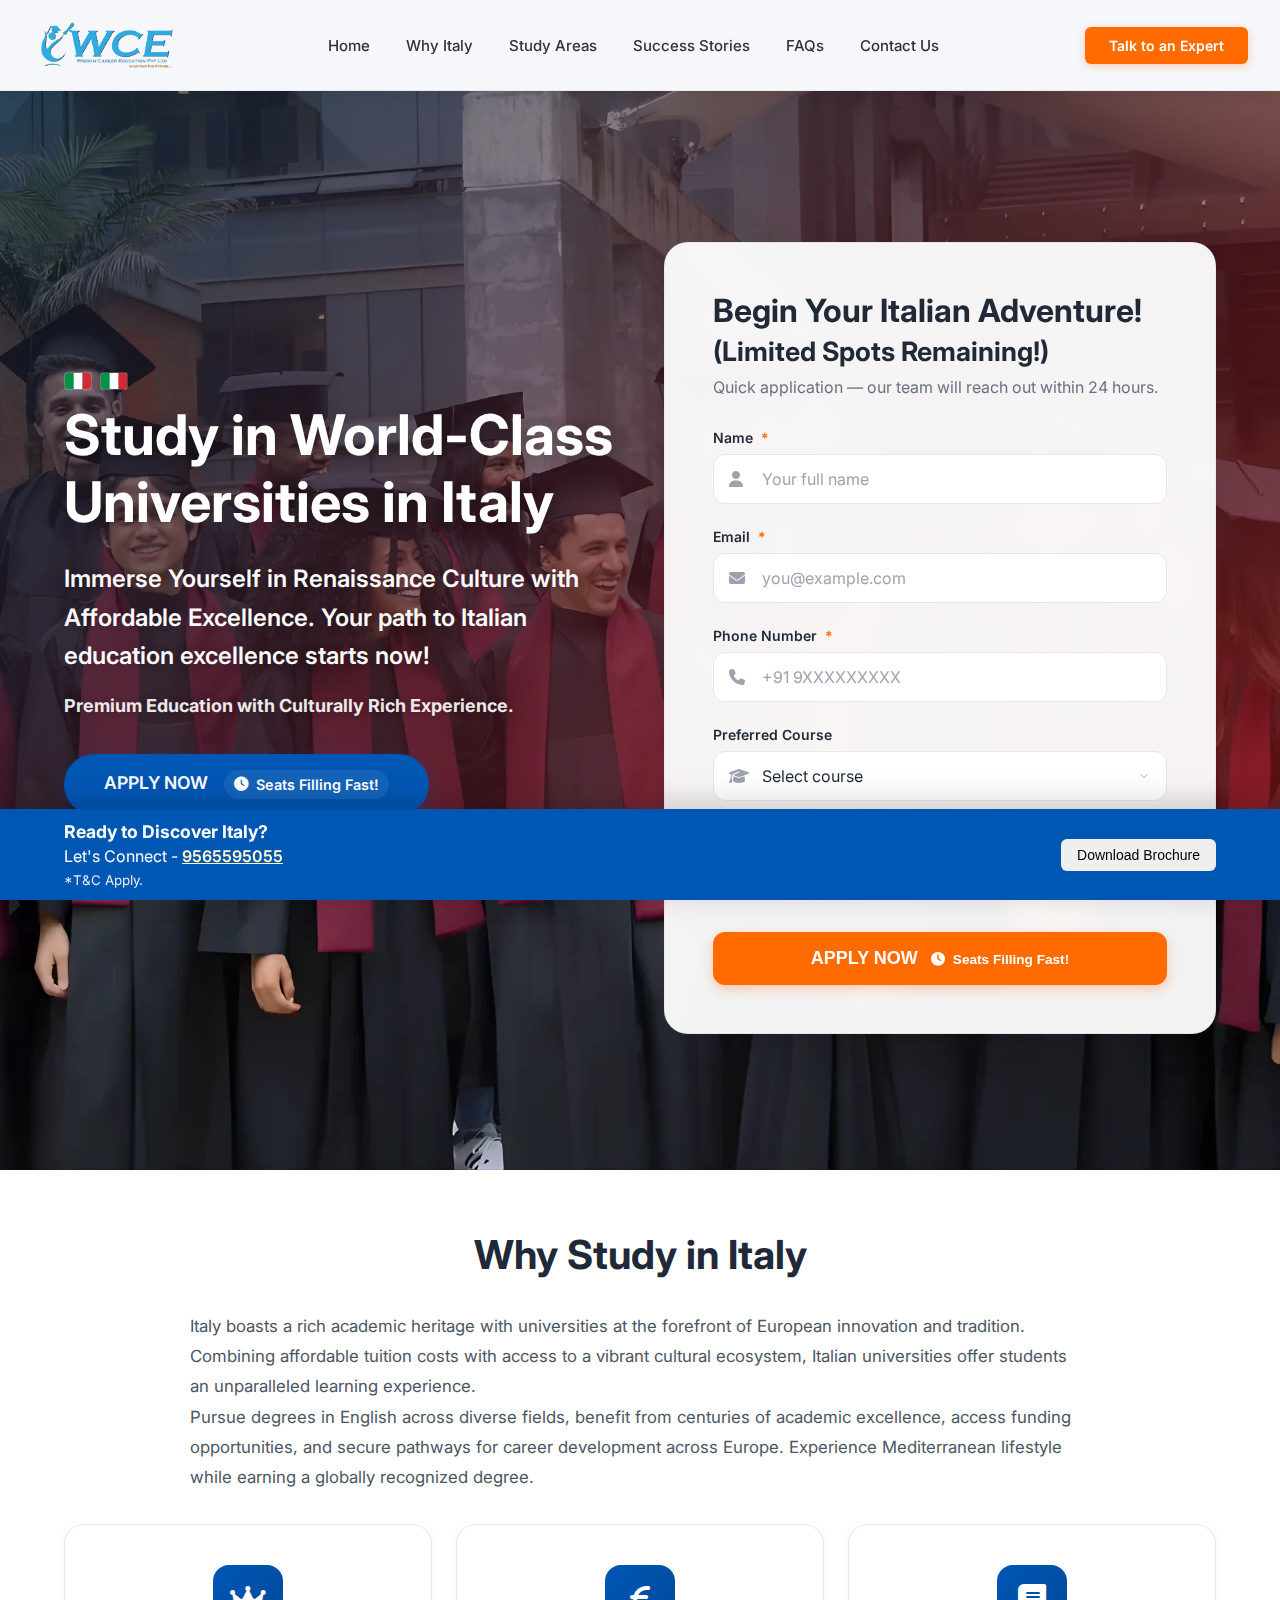
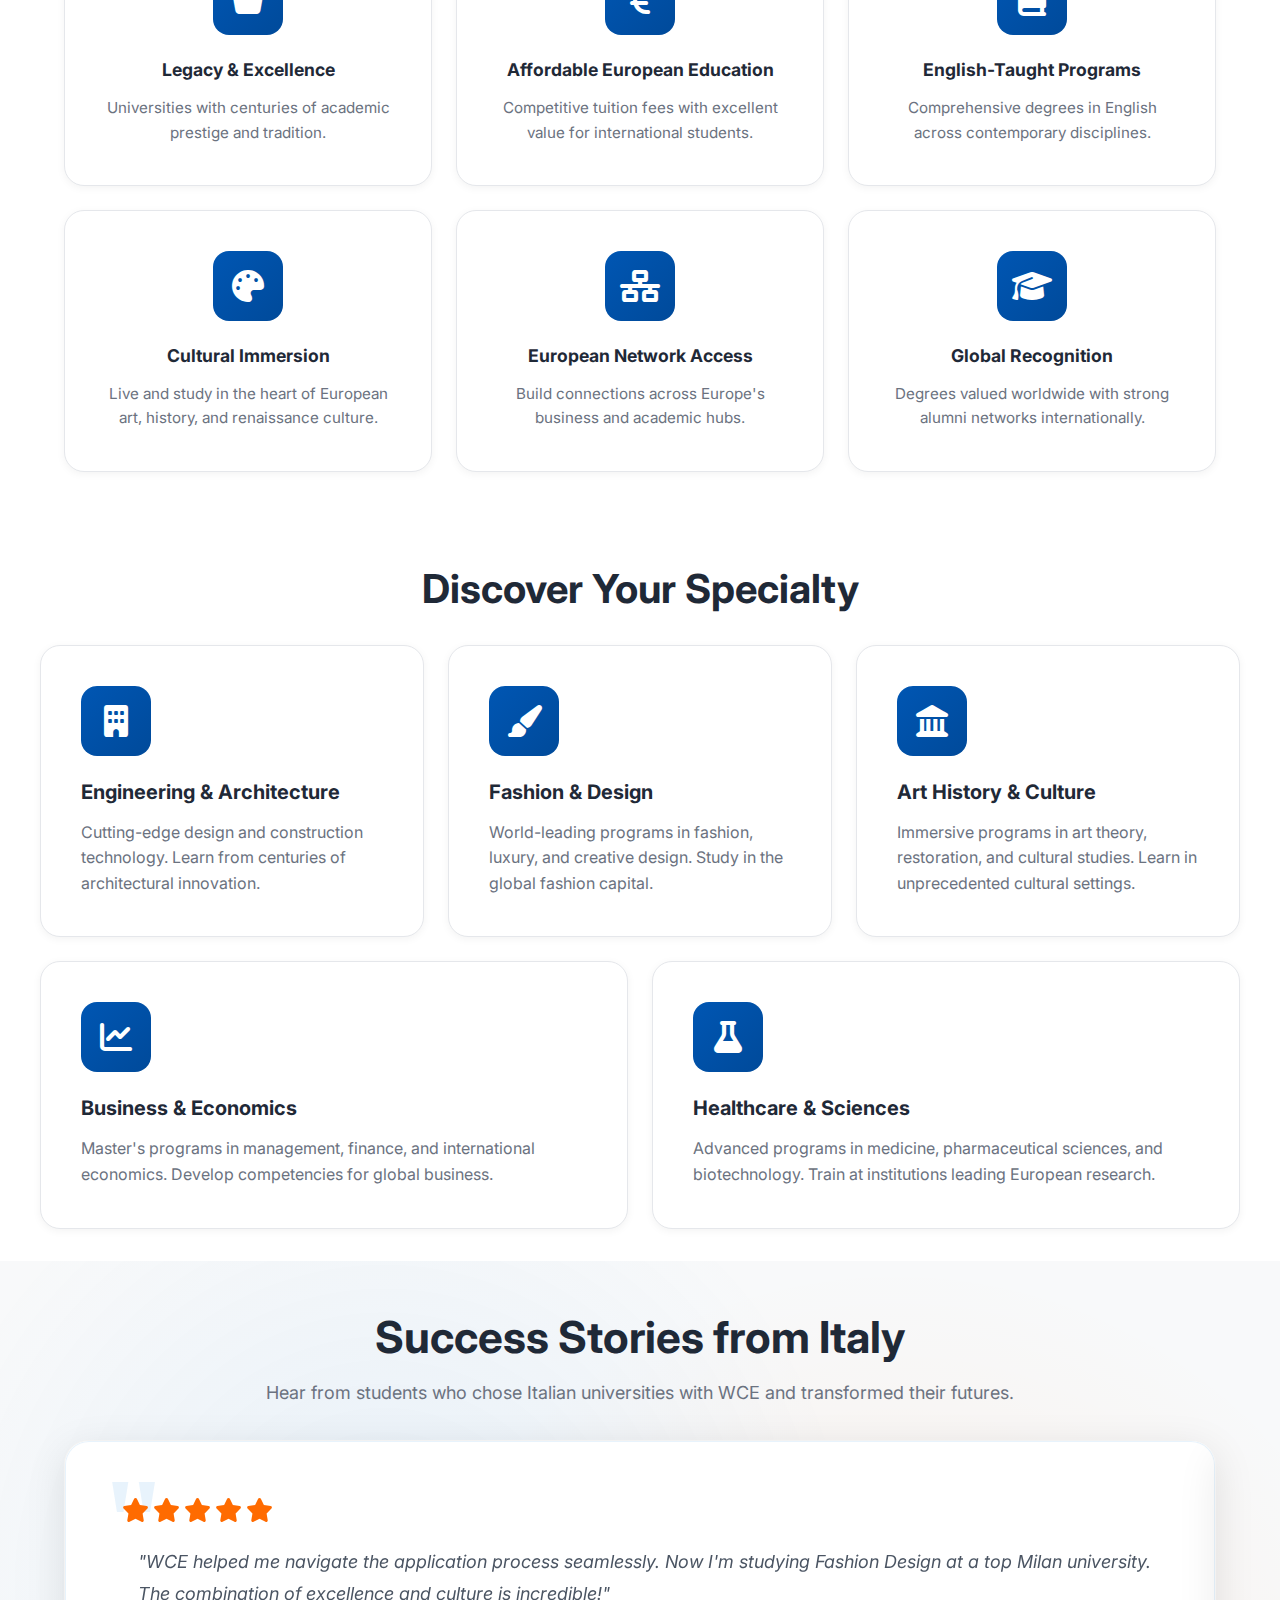
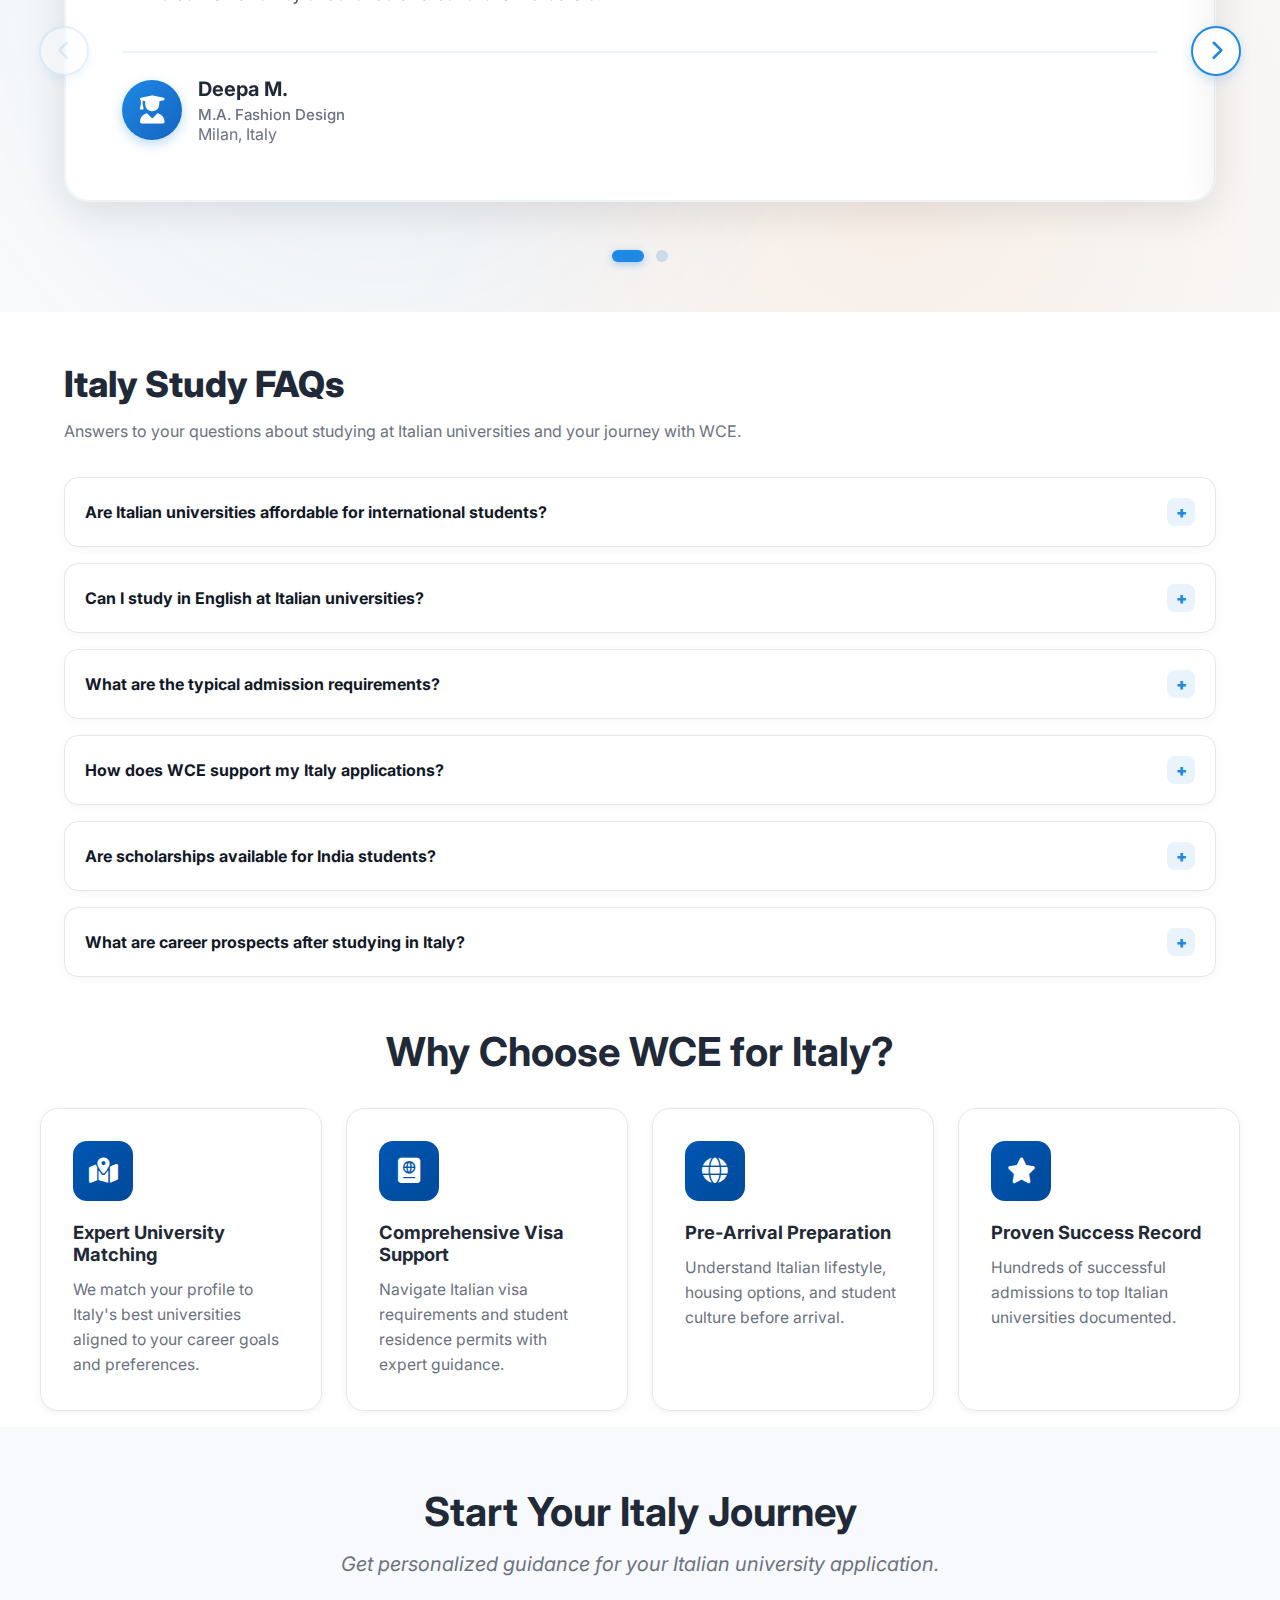
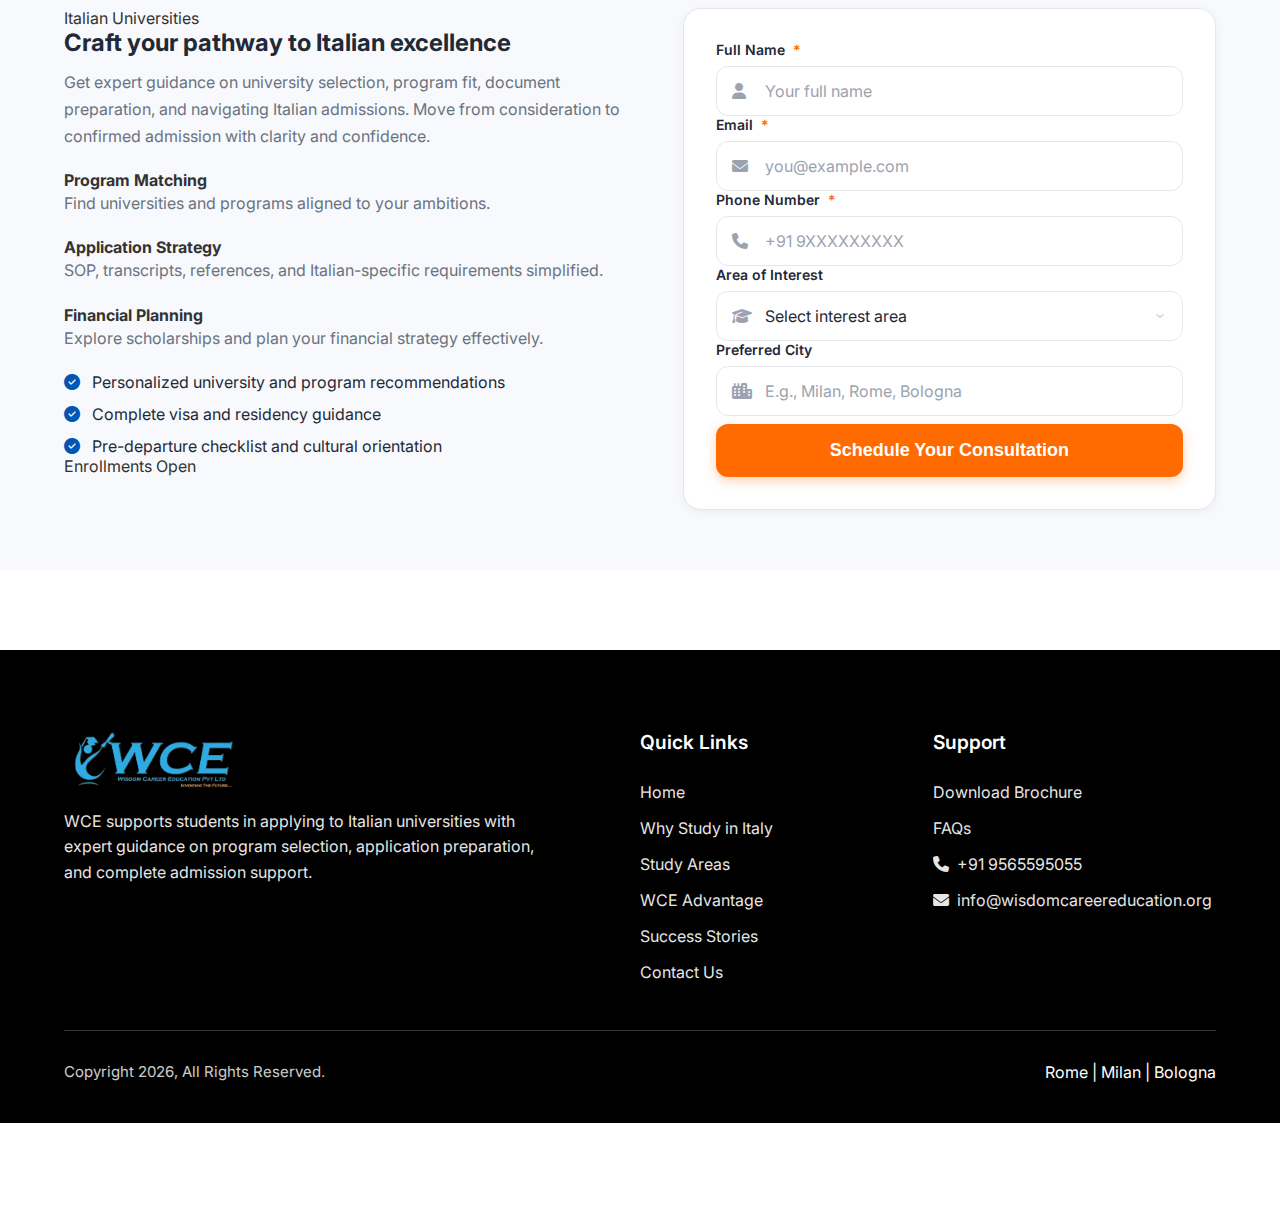
<file: italy/index.html>
<!DOCTYPE html>
<html lang="en">

<head>
    <meta charset="UTF-8">
    <meta name="viewport" content="width=device-width, initial-scale=1.0">
    <title>WCE Italy - Your Gateway to Mediterranean Excellence</title>

    <!-- DNS Prefetch & Preconnect for external resources -->
    <link rel="dns-prefetch" href="https://cdnjs.cloudflare.com">
    <link rel="dns-prefetch" href="https://fonts.googleapis.com">
    <link rel="dns-prefetch" href="https://fonts.gstatic.com">
    <link rel="dns-prefetch" href="https://cdn.jsdelivr.net">
    <link rel="preconnect" href="https://fonts.googleapis.com">
    <link rel="preconnect" href="https://fonts.gstatic.com" crossorigin>

    <!-- Preload critical CSS -->
    <link rel="preload" href="../style.css" as="style">

    <!-- Critical CSS -->
    <link rel="stylesheet" href="../style.css">

    <!-- Preload critical font with font-display swap -->
    <link rel="preload" href="https://fonts.googleapis.com/css2?family=Inter:wght@300;400;500;600;700&display=swap"
        as="style">
    <link href="https://fonts.googleapis.com/css2?family=Inter:wght@300;400;500;600;700&display=swap" rel="stylesheet"
        media="print" onload="this.media='all'">

    <!-- Defer non-critical CSS -->
    <link rel="preload" href="https://cdnjs.cloudflare.com/ajax/libs/font-awesome/6.4.0/css/all.min.css" as="style"
        onload="this.onload=null;this.rel='stylesheet'">
    <noscript>
        <link rel="stylesheet" href="https://cdnjs.cloudflare.com/ajax/libs/font-awesome/6.4.0/css/all.min.css">
    </noscript>
</head>

<body>
    <!-- SVG Mask Definition (Alternative to clip-path) -->
    <svg width="0" height="0" style="position: absolute;">
        <defs>
            <clipPath id="hero-curve-mask" clipPathUnits="objectBoundingBox">
                <ellipse cx="0.5" cy="0" rx="0.5" ry="1" />
            </clipPath>
        </defs>
    </svg>

    <header class="header">
        <nav class="nav-container">
            <div class="logo-container">
                <a href="#" class="logo">
                    <img src="../public/images/logo.webp" alt="WCE - Wisdom Career Education" class="logo-img"
                        loading="eager" decoding="async">
                    
                </a>
            </div>

            <ul class="nav-menu">
                <li class="nav-item"><a href="#home" class="nav-link">Home</a></li>
                <li class="nav-item"><a href="#about" class="nav-link">Why Italy</a></li>
                <li class="nav-item"><a href="#study-areas" class="nav-link">Study Areas</a></li>
                
                <li class="nav-item"><a href="#testimonials" class="nav-link">Success Stories</a></li>
                <li class="nav-item"><a href="#faq" class="nav-link">FAQs</a></li>
                <li class="nav-item"><a href="#contact" class="nav-link">Contact Us</a></li>
            </ul>

            <div class="auth-buttons">
                <a href="#contact" class="btn btn-get-started">Talk to an Expert</a>
            </div>

            <!-- Mobile Menu Toggle -->
            <div class="mobile-menu-toggle">
                <span></span>
                <span></span>
                <span></span>
            </div>
        </nav>
    </header>

    <!-- Mobile Menu Overlay -->
    <div class="mobile-overlay"></div>

    <!-- Mobile Menu -->
    <ul class="nav-menu mobile-menu" role="menu">
        <div class="mobile-menu-header">
            <img src="../public/images/logo.webp" alt="WCE Logo" class="mobile-logo" loading="lazy" decoding="async">
            <button class="mobile-menu-close" aria-label="Close menu">
                <i class="fas fa-times"></i>
            </button>
        </div>

        <li class="nav-item"><a href="#home" class="nav-link" role="menuitem">Home</a></li>
        <li class="nav-item"><a href="#about" class="nav-link" role="menuitem">Why Study in Italy</a></li>
        <li class="nav-item"><a href="#study-areas" class="nav-link" role="menuitem">Study Areas</a></li>
        <li class="nav-item"><a href="#wce-advantage" class="nav-link" role="menuitem">WCE Advantage</a></li>
        <li class="nav-item"><a href="#testimonials" class="nav-link" role="menuitem">Success Stories</a></li>
        <li class="nav-item"><a href="#faq" class="nav-link" role="menuitem">FAQs</a></li>
        <li class="nav-item"><a href="#contact" class="nav-link" role="menuitem">Contact Us</a></li>

        <div class="mobile-auth-buttons">
            <a href="#contact" class="btn btn-get-started">Talk to an Expert</a>
        </div>
    </ul>

    <section class="hero" id="home">
        <div class="hero-bg" style="background: linear-gradient(135deg, rgba(0,30,50,0.68), rgba(200,30,30,0.45)), url('https://images.unsplash.com/photo-1523906834658-6e24ef2386f9?ixlib=rb-4.0.3&auto=format&fit=crop&w=2070&q=80') center/cover no-repeat; background-attachment: fixed;"></div>
        <div class="hero-content-wrapper">
            <div class="hero-layout">
                <div class="hero-content">
                    <div class="hero-topline">
                        <img src="../public/flages/it.svg" alt="Italy" class="flag-icon">
                        <img src="../public/flages/it.svg" alt="Italy" class="flag-icon">
                    </div>
                    <h1 class="hero-title">Study in World-Class Universities in Italy</h1>
                    <p class="hero-subheadline">Immerse Yourself in Renaissance Culture with Affordable Excellence. Your path to Italian education excellence starts now!</p>

                    <p class="hero-description"><strong>Premium Education with Culturally Rich Experience.</strong></p>

                    <div class="hero-cta">
                        <a href="#apply" class="btn-hero-primary">APPLY NOW <span class="urgency">
                            <i class="fas fa-clock"></i> Seats Filling Fast!</span></a>
                        <a href="#about" class="btn-hero-secondary">Learn More</a>
                    </div>
                </div>

                <div class="hero-form-wrapper">
                    <div class="apply-form-wrapper">
                        <div class="apply-form-header">
                            <h2>Begin Your Italian Adventure! <small>(Limited Spots Remaining!)</small></h2>
                            <p>Quick application — our team will reach out within 24 hours.</p>
                        </div>

                        <form class="apply-form" id="heroApplyForm" novalidate>
                            <div class="form-group">
                                <label for="heroFullName">Name <span class="required">*</span></label>
                                <div class="form-input-wrapper">
                                    <i class="fas fa-user"></i>
                                    <input type="text" id="heroFullName" name="fullName" placeholder="Your full name" required>
                                </div>
                            </div>

                            <div class="form-group">
                                <label for="heroEmail">Email <span class="required">*</span></label>
                                <div class="form-input-wrapper">
                                    <i class="fas fa-envelope"></i>
                                    <input type="email" id="heroEmail" name="email" placeholder="you@example.com" required>
                                </div>
                            </div>

                            <div class="form-group">
                                <label for="heroPhone">Phone Number <span class="required">*</span></label>
                                <div class="form-input-wrapper">
                                    <i class="fas fa-phone"></i>
                                    <input type="tel" id="heroPhone" name="phone" placeholder="+91 9XXXXXXXXX" required>
                                </div>
                            </div>

                            <div class="form-group">
                                <label for="heroCourse">Preferred Course</label>
                                <div class="form-input-wrapper">
                                    <i class="fas fa-graduation-cap"></i>
                                    <select id="heroCourse" name="preferredCourse">
                                        <option value="">Select course</option>
                                        <option>Engineering & Architecture</option>
                                        <option>Fashion & Design</option>
                                        <option>Art History & Culture</option>
                                        <option>Business & Economics</option>
                                        <option>Healthcare & Sciences</option>
                                    </select>
                                </div>
                            </div>

                            <div class="form-group">
                                <label for="heroCity">Preferred City</label>
                                <div class="form-input-wrapper">
                                    <i class="fas fa-city"></i>
                                    <input type="text" id="heroCity" name="city" placeholder="E.g., Rome, Milan, Bologna">
                                </div>
                            </div>

                            <button type="submit" class="form-submit-btn">APPLY NOW <span class="urgency-inline"><i class="fas fa-clock"></i> Seats Filling Fast!</span></button>
                        </form>
                    </div>
                </div>
            </div>
        </div>

    </section>

    <!-- About WCE Section -->
    <section class="about-section" id="about">
        <div class="container">
            <div class="section-header">
                <h2 class="section-title">Why Study in Italy</h2>
            </div>

            <div class="about-intro">
                <p>
                    Italy boasts a rich academic heritage with universities at the forefront of European innovation and tradition. Combining affordable tuition costs with access to a vibrant cultural ecosystem, Italian universities offer students an unparalleled learning experience.
                </p>
                <p>
                    Pursue degrees in English across diverse fields, benefit from centuries of academic excellence, access funding opportunities, and secure pathways for career development across Europe. Experience Mediterranean lifestyle while earning a globally recognized degree.
                </p>
            </div>

            <div class="highlights-grid">
                <div class="highlight-card">
                    <div class="highlight-icon"><i class="fas fa-crown"></i></div>
                    <h3>Legacy & Excellence</h3>
                    <p>Universities with centuries of academic prestige and tradition.</p>
                </div>

                <div class="highlight-card">
                    <div class="highlight-icon"><i class="fas fa-euro-sign"></i></div>
                    <h3>Affordable European Education</h3>
                    <p>Competitive tuition fees with excellent value for international students.</p>
                </div>

                <div class="highlight-card">
                    <div class="highlight-icon"><i class="fas fa-book"></i></div>
                    <h3>English-Taught Programs</h3>
                    <p>Comprehensive degrees in English across contemporary disciplines.</p>
                </div>

                <div class="highlight-card">
                    <div class="highlight-icon"><i class="fas fa-palette"></i></div>
                    <h3>Cultural Immersion</h3>
                    <p>Live and study in the heart of European art, history, and renaissance culture.</p>
                </div>

                <div class="highlight-card">
                    <div class="highlight-icon"><i class="fas fa-network-wired"></i></div>
                    <h3>European Network Access</h3>
                    <p>Build connections across Europe's business and academic hubs.</p>
                </div>

                <div class="highlight-card">
                    <div class="highlight-icon"><i class="fas fa-graduation-cap"></i></div>
                    <h3>Global Recognition</h3>
                    <p>Degrees valued worldwide with strong alumni networks internationally.</p>
                </div>
            </div>
        </div>
    </section>
    <!-- Popular Study Areas -->
    <section class="study-areas" id="study-areas">
        <div class="container">
            <div class="section-header">
                <h2 class="section-title">Discover Your Specialty</h2>
            </div>

            <div class="areas-grid">
                <div class="area-card">
                    <div class="area-icon"><i class="fas fa-building"></i></div>
                    <h4>Engineering & Architecture</h4>
                    <p>Cutting-edge design and construction technology.
                        Learn from centuries of architectural innovation.</p>
                </div>

                <div class="area-card">
                    <div class="area-icon"><i class="fas fa-paint-brush"></i></div>
                    <h4>Fashion & Design</h4>
                    <p>World-leading programs in fashion, luxury, and creative design.
                        Study in the global fashion capital.</p>
                </div>

                <div class="area-card">
                    <div class="area-icon"><i class="fas fa-landmark"></i></div>
                    <h4>Art History & Culture</h4>
                    <p>Immersive programs in art theory, restoration, and cultural studies.
                        Learn in unprecedented cultural settings.</p>
                </div>

                <div class="area-card area-card-wide">
                    <div class="area-icon"><i class="fas fa-line-chart"></i></div>
                    <h4>Business & Economics</h4>
                    <p>Master's programs in management, finance, and international economics.
                        Develop competencies for global business.</p>
                </div>

                <div class="area-card area-card-wide">
                    <div class="area-icon"><i class="fas fa-flask"></i></div>
                    <h4>Healthcare & Sciences</h4>
                    <p>Advanced programs in medicine, pharmaceutical sciences, and biotechnology.
                        Train at institutions leading European research.</p>
                </div>
            </div>
        </div>
    </section>

    <!-- Student Testimonials -->
    <section class="testimonials-section" id="testimonials">
        <div class="testimonials-header">
            <h2>Success Stories from Italy</h2>
            <p>Hear from students who chose Italian universities with WCE and transformed their futures.</p>
        </div>

        <div class="testimonials-carousel-wrapper">
            <button class="carousel-arrow prev" aria-label="Previous testimonial">
                <i class="fas fa-chevron-left"></i>
            </button>

            <div class="testimonials-carousel" role="region" aria-label="Student testimonials carousel">
                <div class="testimonials-track" id="testimonialsTrack">
                    <div class="testimonial-card active">
                        <div class="testimonial-content">
                            <div class="testimonial-rating" aria-label="5 star rating">
                                <i class="fas fa-star"></i>
                                <i class="fas fa-star"></i>
                                <i class="fas fa-star"></i>
                                <i class="fas fa-star"></i>
                                <i class="fas fa-star"></i>
                            </div>
                            <p class="testimonial-text">"WCE helped me navigate the application process seamlessly. Now I'm studying Fashion Design at a top Milan university. The combination of excellence and culture is incredible!"</p>
                            <div class="testimonial-author">
                                <div class="testimonial-icon"><i class="fas fa-user-graduate"></i></div>
                                <div class="testimonial-info">
                                    <div class="testimonial-name">Deepa M.</div>
                                    <div class="testimonial-designation">M.A. Fashion Design</div>
                                    <div class="testimonial-details">Milan, Italy</div>
                                </div>
                            </div>
                        </div>
                    </div>

                    <div class="testimonial-card active">
                        <div class="testimonial-content">
                            <div class="testimonial-rating" aria-label="5 star rating">
                                <i class="fas fa-star"></i>
                                <i class="fas fa-star"></i>
                                <i class="fas fa-star"></i>
                                <i class="fas fa-star"></i>
                                <i class="fas fa-star"></i>
                            </div>
                            <p class="testimonial-text">"Living in Rome while pursuing my Masters in Art History has been transformative. WCE's guidance made everything smooth, from admissions to visa support."</p>
                            <div class="testimonial-author">
                                <div class="testimonial-icon"><i class="fas fa-user-graduate"></i></div>
                                <div class="testimonial-info">
                                    <div class="testimonial-name">Arjun S.</div>
                                    <div class="testimonial-designation">M.A. Art History</div>
                                    <div class="testimonial-details">Rome, Italy</div>
                                </div>
                            </div>
                        </div>
                    </div>

                    <div class="testimonial-card">
                        <div class="testimonial-content">
                            <div class="testimonial-rating" aria-label="5 star rating">
                                <i class="fas fa-star"></i>
                                <i class="fas fa-star"></i>
                                <i class="fas fa-star"></i>
                                <i class="fas fa-star"></i>
                                <i class="fas fa-star"></i>
                            </div>
                            <p class="testimonial-text">"My MBA from Bologna has opened doors across Europe. WCE's university selection was spot-on for my career aspirations. Highly recommended!"</p>
                            <div class="testimonial-author">
                                <div class="testimonial-icon"><i class="fas fa-user-graduate"></i></div>
                                <div class="testimonial-info">
                                    <div class="testimonial-name">Priya P.</div>
                                    <div class="testimonial-designation">MBA International Business</div>
                                    <div class="testimonial-details">Bologna, Italy</div>
                                </div>
                            </div>
                        </div>
                    </div>

                    <div class="testimonial-card">
                        <div class="testimonial-content">
                            <div class="testimonial-rating" aria-label="5 star rating">
                                <i class="fas fa-star"></i>
                                <i class="fas fa-star"></i>
                                <i class="fas fa-star"></i>
                                <i class="fas fa-star"></i>
                                <i class="fas fa-star"></i>
                            </div>
                            <p class="testimonial-text">"Enrolled in a Master's in Architecture in Florence with WCE's support. The blend of cutting-edge education and living in a Renaissance city has been unforgettable!"</p>
                            <div class="testimonial-author">
                                <div class="testimonial-icon"><i class="fas fa-user-graduate"></i></div>
                                <div class="testimonial-info">
                                    <div class="testimonial-name">Vikram R.</div>
                                    <div class="testimonial-designation">M.Arch Architecture</div>
                                    <div class="testimonial-details">Florence, Italy</div>
                                </div>
                            </div>
                        </div>
                    </div>
                </div>
            </div>

            <button class="carousel-arrow next" aria-label="Next testimonial">
                <i class="fas fa-chevron-right"></i>
            </button>

            <div class="carousel-pagination" role="tablist" aria-label="Testimonials pagination">
                <button class="pagination-dot active" aria-selected="true" aria-label="Go to testimonial 1"></button>
                <button class="pagination-dot" aria-selected="false" aria-label="Go to testimonial 2"></button>
                <button class="pagination-dot" aria-selected="false" aria-label="Go to testimonial 3"></button>
                <button class="pagination-dot" aria-selected="false" aria-label="Go to testimonial 4"></button>
            </div>
        </div>
    </section>

    <!-- FAQs -->
    <section class="faq-section" id="faqs">
        <div class="faq-container">
            <div class="faq-header">
                <h2>Italy Study FAQs</h2>
                <p>Answers to your questions about studying at Italian universities and your journey with WCE.</p>
            </div>

            <div class="faq-list">
                <details class="faq-item">
                    <summary>Are Italian universities affordable for international students?</summary>
                    <div class="faq-answer">
                        <p>Yes! Italian universities offer competitive tuition fees, especially compared to other Western European countries, with many programs priced very affordably.</p>
                    </div>
                </details>

                <details class="faq-item">
                    <summary>Can I study in English at Italian universities?</summary>
                    <div class="faq-answer">
                        <p>Absolutely. Italian universities offer a extensive range of Master's and some Bachelor's programs taught entirely in English.</p>
                    </div>
                </details>

                <details class="faq-item">
                    <summary>What are the typical admission requirements?</summary>
                    <div class="faq-answer">
                        <p>Requirements typically include Bachelor's degree transcript, English language proficiency (IELTS/TOEFL for graduate programs), CV, and statement of purpose.</p>
                    </div>
                </details>

                <details class="faq-item">
                    <summary>How does WCE support my Italy applications?</summary>
                    <div class="faq-answer">
                        <p>WCE provides university selection, application preparation, document compilation, visa guidance, and pre-departure orientation for your Italy journey.</p>
                    </div>
                </details>

                <details class="faq-item">
                    <summary>Are scholarships available for India students?</summary>
                    <div class="faq-answer">
                        <p>Yes. Many Italian universities and external organizations offer scholarships based on merit or financial need. WCE helps identify and apply for suitable options.</p>
                    </div>
                </details>

                <details class="faq-item">
                    <summary>What are career prospects after studying in Italy?</summary>
                    <div class="faq-answer">
                        <p>Graduates can pursue career opportunities across Italy and Europe with strong networks in business and research sectors. Long-term residency and work pathways are available.</p>
                    </div>
                </details>
            </div>
        </div>
    </section>

    <!-- The WCE Advantage -->
    <section class="wce-advantage" id="wce-advantage">
        <div class="container">
            <div class="section-header">
                <h2 class="section-title">Why Choose WCE for Italy?</h2>
            </div>

            <div class="advantage-grid">
                <div class="advantage-card">
                    <div class="advantage-icon"><i class="fas fa-map-marked-alt"></i></div>
                    <h3>Expert University Matching</h3>
                    <p>We match your profile to Italy's best universities aligned to your career goals and preferences.</p>
                </div>
                <div class="advantage-card">
                    <div class="advantage-icon"><i class="fas fa-passport"></i></div>
                    <h3>Comprehensive Visa Support</h3>
                    <p>Navigate Italian visa requirements and student residence permits with expert guidance.</p>
                </div>
                <div class="advantage-card">
                    <div class="advantage-icon"><i class="fas fa-globe"></i></div>
                    <h3>Pre-Arrival Preparation</h3>
                    <p>Understand Italian lifestyle, housing options, and student culture before arrival.</p>
                </div>
                <div class="advantage-card">
                    <div class="advantage-icon"><i class="fas fa-star"></i></div>
                    <h3>Proven Success Record</h3>
                    <p>Hundreds of successful admissions to top Italian universities documented.</p>
                </div>
            </div>
        </div>
    </section>

    <div id="apply"></div>
    <!-- Contact Us Section -->
    <section class="contact-section" id="contact">
        <div class="container">
            <div class="section-header">
                <h2 class="section-title">Start Your Italy Journey</h2>
                <p class="section-subtitle">Get personalized guidance for your Italian university application.</p>
            </div>

            <div class="contact-grid">
                <div class="contact-content">
                    <div class="contact-badge">Italian Universities</div>
                    <h3>Craft your pathway to Italian excellence</h3>
                    <p>Get expert guidance on university selection, program fit, document preparation, and navigating Italian admissions. Move from consideration to confirmed admission with clarity and confidence.</p>

                    <div class="contact-highlights">
                        <div class="contact-highlight">
                            <h4>Program Matching</h4>
                            <p>Find universities and programs aligned to your ambitions.</p>
                        </div>
                        <div class="contact-highlight">
                            <h4>Application Strategy</h4>
                            <p>SOP, transcripts, references, and Italian-specific requirements simplified.</p>
                        </div>
                        <div class="contact-highlight">
                            <h4>Financial Planning</h4>
                            <p>Explore scholarships and plan your financial strategy effectively.</p>
                        </div>
                    </div>

                    <ul class="contact-points">
                        <li><i class="fas fa-check-circle"></i> Personalized university and program recommendations</li>
                        <li><i class="fas fa-check-circle"></i> Complete visa and residency guidance</li>
                        <li><i class="fas fa-check-circle"></i> Pre-departure checklist and cultural orientation</li>
                    </ul>

                    <div class="seats-pulse" aria-live="polite">
                        <span class="pulse-dot"></span>
                        <span class="pulse-text">Enrollments Open</span>
                    </div>
                </div>

                <div class="contact-form-card">
                    <form class="contact-form" id="contactForm" novalidate>
                        <div class="form-group">
                            <label for="contactName">Full Name <span class="required">*</span></label>
                            <div class="form-input-wrapper">
                                <i class="fas fa-user"></i>
                                <input type="text" id="contactName" name="fullName" placeholder="Your full name" required>
                            </div>
                        </div>

                        <div class="form-group">
                            <label for="contactEmail">Email <span class="required">*</span></label>
                            <div class="form-input-wrapper">
                                <i class="fas fa-envelope"></i>
                                <input type="email" id="contactEmail" name="email" placeholder="you@example.com" required>
                            </div>
                        </div>

                        <div class="form-group">
                            <label for="contactPhone">Phone Number <span class="required">*</span></label>
                            <div class="form-input-wrapper">
                                <i class="fas fa-phone"></i>
                                <input type="tel" id="contactPhone" name="phone" placeholder="+91 9XXXXXXXXX" required>
                            </div>
                        </div>

                        <div class="form-group">
                            <label for="contactCourse">Area of Interest</label>
                            <div class="form-input-wrapper">
                                <i class="fas fa-graduation-cap"></i>
                                <select id="contactCourse" name="preferredCourse">
                                    <option value="">Select interest area</option>
                                    <option>Engineering & Architecture</option>
                                    <option>Fashion & Design</option>
                                    <option>Art History & Culture</option>
                                    <option>Business & Economics</option>
                                    <option>Healthcare & Sciences</option>
                                </select>
                            </div>
                        </div>

                        <div class="form-group">
                            <label for="contactCity">Preferred City</label>
                            <div class="form-input-wrapper">
                                <i class="fas fa-city"></i>
                                <input type="text" id="contactCity" name="city" placeholder="E.g., Milan, Rome, Bologna">
                            </div>
                        </div>

                        <button type="submit" class="form-submit-btn">Schedule Your Consultation</button>
                    </form>
                </div>
            </div>
        </div>
    </section>

    <footer>
        <div class="footer-container">
            <div class="footer-col footer-col-desc">
                <img src="../public/images/logo.webp" alt="WCE - Wisdom Career Education" class="footer-logo-img"
                    loading="lazy" decoding="async">
                <p>WCE supports students in applying to Italian universities with expert guidance on program selection, application preparation, and complete admission support.</p>
            </div>
            <div class="footer-col">
                <h4>Quick Links</h4>
                <ul>
                    <li><a href="#home" style="color: #fff; text-decoration: none;">Home</a></li>
                    <li><a href="#about" style="color: #fff; text-decoration: none;">Why Study in Italy</a></li>
                    <li><a href="#study-areas" style="color: #fff; text-decoration: none;">Study Areas</a></li>
                    <li><a href="#wce-advantage" style="color: #fff; text-decoration: none;">WCE Advantage</a></li>
                    <li><a href="#testimonials" style="color: #fff; text-decoration: none;">Success Stories</a></li>
                    <li><a href="#contact" style="color: #fff; text-decoration: none;">Contact Us</a></li>
                </ul>
            </div>
            <div class="footer-col">
                <h4>Support</h4>
                <ul>
                    <li><button type="button" class="footer-brochure-btn brochure-trigger">Download Brochure</button></li>
                    <li><a href="#faq" style="color: #fff; text-decoration: none;">FAQs</a></li>
                    <li><a href="tel:+919565595055" style="color: #fff; text-decoration: none;"><i class="fas fa-phone" style="margin-right: 8px;"></i>+91 9565595055</a></li>
                    <li><a href="mailto:info@wisdomcareereducation.org" style="color: #fff; text-decoration: none;"><i class="fas fa-envelope" style="margin-right: 8px;"></i>info@wisdomcareereducation.org</a></li>
                </ul>
            </div>
        </div>
        <div class="footer-bottom">
            <div class="footer-divider"></div>
            <div class="footer-bottom-content">
                <p class="copyright">
                    Copyright 2026, All Rights Reserved.
                </p>
                <div>
                    <span>Rome</span>
                    <span class="footer-separator">|</span>
                    <span>Milan</span>
                    <span class="footer-separator">|</span>
                    <span>Bologna</span>
                </div>
            </div>
        </div>
    </footer>

    <!-- Sticky Footer / Bottom CTA -->
    <div class="sticky-footer-cta" role="region" aria-label="Ready to Start">
        <div class="sticky-inner container">
            <div class="sticky-copy">
                <h3>Ready to Discover Italy?</h3>
                <p>Let's Connect - <a href="tel:+919565595055" class="sticky-phone-link">9565595055</a></p>
                <small>*T&C Apply.</small>
            </div>
            <div class="sticky-actions">
                <button type="button" class="btn btn-secondary brochure-trigger">Download Brochure</button>
            </div>
        </div>
    </div>

    <!-- Mobile Sticky Bottom Bar -->
    <div class="mobile-sticky-bar">
        <a href="tel:+919565595055" class="sticky-item phone">
            <svg width="24" height="24" viewBox="0 0 24 24" fill="currentColor">
                <path
                    d="M6.62 10.79c1.44 2.83 3.76 5.14 6.59 6.59l2.2-2.2c.27-.27.67-.36 1.02-.24 1.12.37 2.33.57 3.57.57.55 0 1 .45 1 1V20c0 .55-.45 1-1 1-9.39 0-17-7.61-17-17 0-.55.45-1 1-1h3.5c.55 0 1 .45 1 1 0 1.25.2 2.45.57 3.57.11.35.03.74-.25 1.02l-2.2 2.2z" />
            </svg>
            <span>Call</span>
        </a>
        <a href="https://wa.me/+919565595055" class="sticky-item whatsapp" target="_blank">
            <svg width="24" height="24" viewBox="0 0 24 24" fill="currentColor">
                <path
                    d="M17.472 14.382c-.297-.149-1.758-.867-2.03-.967-.273-.099-.471-.148-.67.15-.197.297-.767.966-.94 1.164-.173.199-.347.223-.644.075-.297-.15-1.255-.463-2.39-1.475-.883-.788-1.48-1.761-1.653-2.059-.173-.297-.018-.458.13-.606.134-.133.298-.347.446-.52.149-.174.198-.298.298-.497.099-.198.05-.371-.025-.52-.075-.149-.669-1.612-.916-2.207-.242-.579-.487-.5-.669-.51-.173-.008-.371-.01-.57-.01-.198 0-.52.074-.792.372-.272.297-1.04 1.016-1.04 2.479 0 1.462 1.065 2.875 1.213 3.074.149.198 2.096 3.2 5.077 4.487.709.306 1.262.489 1.694.625.712.227 1.36.195 1.871.118.571-.085 1.758-.719 2.006-1.413.248-.694.248-1.289.173-1.413-.074-.124-.272-.198-.57-.347m-5.421 7.403h-.004a9.87 9.87 0 01-5.031-1.378l-.361-.214-3.741.982.998-3.648-.235-.374a9.86 9.86 0 01-1.51-5.26c.001-5.45 4.436-9.884 9.888-9.884 2.64 0 5.122 1.03 6.988 2.898a9.825 9.825 0 012.893 6.994c-.003 5.45-4.437 9.884-9.885 9.884m8.413-18.297A11.815 11.815 0 0012.05 0C5.495 0 .16 5.335.157 11.892c0 2.096.547 4.142 1.588 5.945L.057 24l6.305-1.654a11.882 11.882 0 005.683 1.448h.005c6.554 0 11.89-5.335 11.893-11.893A11.821 11.821 0 0020.893 3.506z" />
            </svg>
            <span>WhatsApp</span>
        </a>
        <button type="button" class="sticky-item brochure" aria-label="Open brochure form">
            <i class="fas fa-file-download"></i>
            <span>Brochure</span>
        </button>
    </div>

    <!-- Contact Modal -->
    <div class="contact-modal" aria-hidden="true">
        <div class="contact-modal-overlay" data-close="true"></div>
        <div class="contact-modal-dialog" role="dialog" aria-modal="true" aria-labelledby="contactModalTitle">
            <button type="button" class="contact-modal-close" aria-label="Close"></button>
            <h3 id="contactModalTitle">Download the Italy Study Brochure</h3>
            <p>Discover Italian university options, eligibility requirements, and your pathway to studying in Italy.</p>
            <form class="contact-form" id="contactModalForm" novalidate>
                <div class="form-group">
                    <label for="contactModalName">Full Name <span class="required">*</span></label>
                    <div class="form-input-wrapper">
                        <i class="fas fa-user"></i>
                        <input type="text" id="contactModalName" name="fullName" placeholder="Your full name" required>
                    </div>
                </div>

                <div class="form-group">
                    <label for="contactModalEmail">Email <span class="required">*</span></label>
                    <div class="form-input-wrapper">
                        <i class="fas fa-envelope"></i>
                        <input type="email" id="contactModalEmail" name="email" placeholder="you@example.com" required>
                    </div>
                </div>

                <div class="form-group">
                    <label for="contactModalPhone">Phone Number <span class="required">*</span></label>
                    <div class="form-input-wrapper">
                        <i class="fas fa-phone"></i>
                        <input type="tel" id="contactModalPhone" name="phone" placeholder="+91 9XXXXXXXXX" required>
                    </div>
                </div>
                <a href="../public/images/hero-poster.webp" class="form-submit-btn brochure-download" download>Download Brochure</a>
            </form>
        </div>
    </div>

    <script src="../script.js" defer></script>
    <script defer>
        document.addEventListener('DOMContentLoaded', function () {
            const header = document.querySelector('.header');
            const navItems = document.querySelectorAll('.nav-menu:not(.mobile-menu) .nav-item.has-dropdown');
            const mobileNavItems = document.querySelectorAll('.nav-menu.mobile-menu .nav-item.has-dropdown');
            const mobileToggle = document.querySelector('.mobile-menu-toggle');
            const mobileMenu = document.querySelector('.nav-menu.mobile-menu');
            const mobileOverlay = document.querySelector('.mobile-overlay');
            const mobileClose = document.querySelector('.mobile-menu-close');
            const body = document.body;

            // Scroll detection for sticky header
            let lastScrollY = window.scrollY;

            function updateHeader() {
                const currentScrollY = window.scrollY;

                if (currentScrollY > 50) {
                    header.classList.add('scrolled');
                    body.classList.add('header-scrolled');
                } else {
                    header.classList.remove('scrolled');
                    body.classList.remove('header-scrolled');
                }

                lastScrollY = currentScrollY;
            }

            // Throttled scroll handler
            let ticking = false;
            function handleScroll() {
                if (!ticking) {
                    requestAnimationFrame(updateHeader);
                    ticking = true;
                    setTimeout(() => { ticking = false; }, 10);
                }
            }

            window.addEventListener('scroll', handleScroll, { passive: true });

            // Desktop hover behavior
            if (window.innerWidth > 1024) {
                navItems.forEach(item => {
                    const dropdown = item.querySelector('.dropdown');

                    // Open dropdown on nav-item hover
                    item.addEventListener('mouseenter', function () {
                        // Close other dropdowns
                        navItems.forEach(otherItem => {
                            if (otherItem !== item) {
                                otherItem.classList.remove('active');
                                otherItem.querySelector('[aria-expanded]').setAttribute('aria-expanded', 'false');
                            }
                        });

                        // Open current dropdown
                        this.classList.add('active');
                        this.querySelector('[aria-expanded]').setAttribute('aria-expanded', 'true');
                    });

                    // Keep dropdown open when hovering over it
                    if (dropdown) {
                        dropdown.addEventListener('mouseenter', function () {
                            item.classList.add('active');
                            item.querySelector('[aria-expanded]').setAttribute('aria-expanded', 'true');
                        });
                    }
                });
            }

            // Mobile menu functionality
            function openMobileMenu() {
                mobileMenu.classList.add('active');
                mobileOverlay.classList.add('active');
                mobileToggle.classList.add('active');
                body.classList.add('mobile-menu-open');
            }

            function closeMobileMenu() {
                mobileMenu.classList.remove('active');
                mobileOverlay.classList.remove('active');
                mobileToggle.classList.remove('active');
                body.classList.remove('mobile-menu-open');

                // Close all mobile dropdowns
                mobileNavItems.forEach(item => {
                    item.classList.remove('active');
                    item.querySelector('[aria-expanded]').setAttribute('aria-expanded', 'false');
                });
            }

            // Mobile toggle click
            mobileToggle.addEventListener('click', function (e) {
                e.stopPropagation();
                if (mobileMenu.classList.contains('active')) {
                    closeMobileMenu();
                } else {
                    openMobileMenu();
                }
            });

            // Mobile close button
            mobileClose.addEventListener('click', closeMobileMenu);

            // Mobile overlay click
            mobileOverlay.addEventListener('click', closeMobileMenu);

            // Mobile accordion behavior
            mobileNavItems.forEach(item => {
                const navLink = item.querySelector('.nav-link');

                navLink.addEventListener('click', function (e) {
                    e.preventDefault();
                    e.stopPropagation();

                    const isActive = item.classList.contains('active');

                    // Close all other dropdowns (accordion behavior)
                    mobileNavItems.forEach(otherItem => {
                        if (otherItem !== item) {
                            otherItem.classList.remove('active');
                            otherItem.querySelector('[aria-expanded]').setAttribute('aria-expanded', 'false');
                        }
                    });

                    // Toggle current dropdown
                    if (isActive) {
                        item.classList.remove('active');
                        this.setAttribute('aria-expanded', 'false');
                    } else {
                        item.classList.add('active');
                        this.setAttribute('aria-expanded', 'true');
                    }
                });
            });

            // Close mobile menu on link click
            document.querySelectorAll('.mobile-menu .nav-link').forEach(link => {
                if (!link.closest('.has-dropdown')) {
                    link.addEventListener('click', closeMobileMenu);
                }
            });

            // Keyboard navigation
            document.addEventListener('keydown', function (e) {
                if (e.key === 'Escape') {
                    // Close desktop dropdowns
                    navItems.forEach(item => {
                        item.classList.remove('active');
                        item.querySelector('[aria-expanded]').setAttribute('aria-expanded', 'false');
                    });

                    // Close mobile menu
                    if (mobileMenu.classList.contains('active')) {
                        closeMobileMenu();
                    }
                }
            });

            // Handle window resize
            window.addEventListener('resize', function () {
                if (window.innerWidth > 1024) {
                    closeMobileMenu();

                    // Re-enable hover behavior for desktop
                    navItems.forEach(item => {
                        item.classList.remove('active');
                        item.querySelector('[aria-expanded]').setAttribute('aria-expanded', 'false');
                    });
                }
            });

            // Prevent dropdown close when clicking inside
            document.querySelectorAll('.dropdown').forEach(dropdown => {
                dropdown.addEventListener('click', function (e) {
                    e.stopPropagation();
                });
            });

            // Close desktop dropdowns when clicking outside
            document.addEventListener('click', function (e) {
                if (!e.target.closest('.nav-item.has-dropdown') && !e.target.closest('.dropdown') && !e.target.closest('.mobile-menu-toggle')) {
                    navItems.forEach(item => {
                        item.classList.remove('active');
                        item.querySelector('[aria-expanded]').setAttribute('aria-expanded', 'false');
                    });
                }
            });

            // Initialize header state
            updateHeader();

            // Hero Video Handling
            const heroVideo = document.querySelector('.hero-video');
            const heroVideoContainer = document.querySelector('.hero-video-container');

            if (heroVideo) {
                // Handle video load error - fallback to background image
                heroVideo.addEventListener('error', function () {
                    console.log('Video failed to load, using fallback background');
                    heroVideoContainer.style.background = 'linear-gradient(135deg, rgba(0,0,0,0.7), rgba(0,0,0,0.5)), url("https://images.unsplash.com/photo-1523050854058-8df90110c9f1?ixlib=rb-4.0.3&auto=format&fit=crop&w=2070&q=80") center/cover';
                    heroVideo.style.display = 'none';
                });

                // Ensure video plays on mobile
                heroVideo.addEventListener('loadeddata', function () {
                    if (heroVideo.paused) {
                        heroVideo.play().catch(function (error) {
                            console.log('Video autoplay failed:', error);
                        });
                    }
                });

                // Respect reduced motion preference
                if (window.matchMedia('(prefers-reduced-motion: reduce)').matches) {
                    heroVideo.pause();
                }
            }

            // Simple animation for hero cards
            function animateHeroCards() {
                const heroCards = document.querySelectorAll('.card');
                const observer = new IntersectionObserver((entries) => {
                    entries.forEach((entry, index) => {
                        if (entry.isIntersecting) {
                            setTimeout(() => {
                                entry.target.style.opacity = '1';
                                entry.target.style.transform = 'translateY(0)';
                            }, index * 100);
                        }
                    });
                }, {
                    threshold: 0.1,
                    rootMargin: '0px 0px -50px 0px'
                });

                heroCards.forEach(card => {
                    card.style.opacity = '0';
                    card.style.transform = 'translateY(30px)';
                    card.style.transition = 'all 0.6s cubic-bezier(0.4, 0, 0.2, 1)';
                    observer.observe(card);
                });
            }

            // Initialize card animations
            animateHeroCards();

            // Logo Carousel Infinite Scroll
            function initLogoCarousel() {
                const logoTrack = document.getElementById('logoTrack');
                if (!logoTrack) return;

                // Clone all logo items to create seamless infinite scroll
                const logoItems = Array.from(logoTrack.children);
                logoItems.forEach(item => {
                    const clone = item.cloneNode(true);
                    logoTrack.appendChild(clone);
                });

                // Add error handling for missing images
                const logoImages = logoTrack.querySelectorAll('img');
                logoImages.forEach(img => {
                    img.addEventListener('error', function () {
                        // Hide broken images gracefully
                        this.parentElement.style.display = 'none';
                    });
                });
            }

            // Initialize logo carousel
            initLogoCarousel();

            // Initialize testimonials carousel
            initTestimonialsCarousel();

            // Initialize Apply Now form
            initApplyForm();

            // Brochure modal
            const brochureButtons = document.querySelectorAll('.brochure-trigger, .mobile-sticky-bar .sticky-item.brochure');
            const contactModal = document.querySelector('.contact-modal');
            const contactModalOverlay = document.querySelector('.contact-modal-overlay');
            const contactModalClose = document.querySelector('.contact-modal-close');

            function openContactModal() {
                if (!contactModal) return;
                contactModal.classList.add('is-open');
                contactModal.setAttribute('aria-hidden', 'false');
                document.body.classList.add('modal-open');
            }

            function closeContactModal() {
                if (!contactModal) return;
                contactModal.classList.remove('is-open');
                contactModal.setAttribute('aria-hidden', 'true');
                document.body.classList.remove('modal-open');
            }

            if (brochureButtons.length) {
                brochureButtons.forEach(btn => btn.addEventListener('click', openContactModal));
            }
            if (contactModalOverlay) {
                contactModalOverlay.addEventListener('click', closeContactModal);
            }
            if (contactModalClose) {
                contactModalClose.addEventListener('click', closeContactModal);
            }
            document.addEventListener('keydown', function (e) {
                if (e.key === 'Escape') {
                    closeContactModal();
                }
            });
        });

        // Testimonials Carousel Functionality
        function initTestimonialsCarousel() {
            const track = document.getElementById('testimonialsTrack');
            const cards = document.querySelectorAll('.testimonial-card');
            const dots = document.querySelectorAll('.pagination-dot');
            const prevBtn = document.querySelector('.carousel-arrow.prev');
            const nextBtn = document.querySelector('.carousel-arrow.next');
            const carousel = document.querySelector('.testimonials-carousel');

            if (!track || cards.length === 0) return;

            let currentIndex = 0;
            let autoPlayInterval;
            const autoPlayDelay = 5000; // 5 seconds
            const prefersReducedMotion = window.matchMedia('(prefers-reduced-motion: reduce)').matches;

            function getSlidesPerView() {
                return window.innerWidth >= 1025 ? 2 : 1;
            }

            function getTotalSlides() {
                return Math.ceil(cards.length / getSlidesPerView());
            }

            function updateDots(totalSlides, activeIndex) {
                dots.forEach((dot, i) => {
                    if (i < totalSlides) {
                        dot.style.display = 'inline-flex';
                        const isActive = i === activeIndex;
                        dot.classList.toggle('active', isActive);
                        dot.setAttribute('aria-selected', isActive);
                        dot.setAttribute('aria-hidden', 'false');
                    } else {
                        dot.style.display = 'none';
                        dot.setAttribute('aria-hidden', 'true');
                    }
                });
            }

            // Update carousel position
            function updateCarousel(index, animate = true) {
                const slidesPerView = getSlidesPerView();
                const totalSlides = getTotalSlides();
                const safeIndex = Math.max(0, Math.min(index, totalSlides - 1));
                currentIndex = safeIndex;

                // Update track position
                const offset = safeIndex * 100;
                track.style.transform = `translateX(-${offset}%)`;

                // Update active cards
                const start = safeIndex * slidesPerView;
                const end = start + slidesPerView;
                cards.forEach((card, i) => {
                    card.classList.toggle('active', i >= start && i < end);
                });

                // Update pagination dots
                updateDots(totalSlides, safeIndex);

                // Update arrow states
                if (prevBtn) {
                    prevBtn.disabled = safeIndex === 0;
                }
                if (nextBtn) {
                    nextBtn.disabled = safeIndex === totalSlides - 1;
                }
            }

            // Go to next slide
            function nextSlide() {
                const totalSlides = getTotalSlides();
                const nextIndex = (currentIndex + 1) % totalSlides;
                updateCarousel(nextIndex);
            }

            // Go to previous slide
            function prevSlide() {
                const totalSlides = getTotalSlides();
                const prevIndex = (currentIndex - 1 + totalSlides) % totalSlides;
                updateCarousel(prevIndex);
            }

            // Go to specific slide
            function goToSlide(index) {
                const totalSlides = getTotalSlides();
                if (index >= 0 && index < totalSlides) {
                    updateCarousel(index);
                }
            }

            // Auto-play functionality
            function startAutoPlay() {
                stopAutoPlay();
                if (!prefersReducedMotion) {
                    autoPlayInterval = setInterval(nextSlide, autoPlayDelay);
                }
            }

            function stopAutoPlay() {
                if (autoPlayInterval) {
                    clearInterval(autoPlayInterval);
                    autoPlayInterval = null;
                }
            }

            // Event listeners
            if (nextBtn) {
                nextBtn.addEventListener('click', () => {
                    nextSlide();
                    startAutoPlay(); // Restart auto-play after manual navigation
                });
            }

            if (prevBtn) {
                prevBtn.addEventListener('click', () => {
                    prevSlide();
                    startAutoPlay(); // Restart auto-play after manual navigation
                });
            }

            // Pagination dot clicks
            dots.forEach((dot, index) => {
                dot.addEventListener('click', () => {
                    const totalSlides = getTotalSlides();
                    if (index < totalSlides) {
                        goToSlide(index);
                        startAutoPlay(); // Restart auto-play after manual navigation
                    }
                });
            });

            // Pause auto-play on hover
            if (carousel) {
                carousel.addEventListener('mouseenter', stopAutoPlay);
                carousel.addEventListener('mouseleave', startAutoPlay);
            }

            // Keyboard navigation
            document.addEventListener('keydown', (e) => {
                if (carousel && document.activeElement.closest('.testimonials-section')) {
                    if (e.key === 'ArrowLeft') {
                        e.preventDefault();
                        prevSlide();
                        startAutoPlay();
                    } else if (e.key === 'ArrowRight') {
                        e.preventDefault();
                        nextSlide();
                        startAutoPlay();
                    }
                }
            });

            // Touch/swipe support for mobile
            let touchStartX = 0;
            let touchEndX = 0;

            if (track) {
                track.addEventListener('touchstart', (e) => {
                    touchStartX = e.changedTouches[0].screenX;
                }, { passive: true });

                track.addEventListener('touchend', (e) => {
                    touchEndX = e.changedTouches[0].screenX;
                    handleSwipe();
                }, { passive: true });

                function handleSwipe() {
                    const swipeThreshold = 50;
                    const diff = touchStartX - touchEndX;

                    if (Math.abs(diff) > swipeThreshold) {
                        if (diff > 0) {
                            // Swipe left - next
                            nextSlide();
                        } else {
                            // Swipe right - previous
                            prevSlide();
                        }
                        startAutoPlay();
                    }
                }
            }

            // Initialize carousel
            updateCarousel(0, false);
            startAutoPlay();

            // Handle window resize
            let resizeTimeout;
            window.addEventListener('resize', () => {
                clearTimeout(resizeTimeout);
                resizeTimeout = setTimeout(() => {
                    updateCarousel(currentIndex, false);
                }, 250);
            });
        }

        // Apply Now Form Functionality
        function initApplyForm() {
            const forms = document.querySelectorAll('form.apply-form, form.contact-form');

            forms.forEach(form => {
                if (form.querySelector('button[type="submit"]')) {
                    setupFormValidation(form);
                }
            });
        }

        function setupFormValidation(form) {
            form.addEventListener('submit', function (e) {
                e.preventDefault();

                const emailInput = form.querySelector('input[name="email"]');
                const phoneInput = form.querySelector('input[name="phone"]');

                if (!form.checkValidity()) {
                    form.reportValidity();
                    return;
                }

                // Email validation
                const emailRegex = /^[^\s@]+@[^\s@]+\.[^\s@]+$/;
                if (emailInput && !emailRegex.test(emailInput.value.trim())) {
                    alert('Please enter a valid email address');
                    return;
                }

                // Phone validation (basic)
                const phoneRegex = /^[\d\s\-\+\(\)]+$/;
                if (phoneInput && !phoneRegex.test(phoneInput.value.trim())) {
                    alert('Please enter a valid contact number');
                    return;
                }

                const submitBtn = form.querySelector('.form-submit-btn');
                const originalText = submitBtn ? submitBtn.textContent : '';

                if (submitBtn) {
                    submitBtn.textContent = 'Submitting...';
                    submitBtn.disabled = true;
                }

                // Simulate form submission (replace with actual API call)
                setTimeout(() => {
                    form.reset();
                    if (submitBtn) {
                        submitBtn.textContent = originalText;
                        submitBtn.disabled = false;
                    }
                    window.location.href = 'thankyou.html';
                }, 900);
            });

            // Real-time validation feedback
            const inputs = form.querySelectorAll('input, select');
            inputs.forEach(input => {
                input.addEventListener('blur', function () {
                    if (this.hasAttribute('required') && !this.value.trim()) {
                        this.style.borderColor = '#ef4444';
                    } else {
                        this.style.borderColor = '#e5e7eb';
                    }
                });

                input.addEventListener('input', function () {
                    if (this.style.borderColor === 'rgb(239, 68, 68)') {
                        this.style.borderColor = '#e5e7eb';
                    }
                });
            });
        }

        // Stats Counter Animation
        function animateCounters() {
            const counters = document.querySelectorAll('.stat-number[data-target]');

            counters.forEach(counter => {
                const target = parseInt(counter.getAttribute('data-target'));
                const suffix = counter.getAttribute('data-suffix') || '';
                const duration = 2000; // 2 seconds
                const startTime = performance.now();

                function updateCounter(currentTime) {
                    const elapsed = currentTime - startTime;
                    const progress = Math.min(elapsed / duration, 1);

                    // Easing function for smooth animation (ease-out)
                    const easeOut = 1 - Math.pow(1 - progress, 3);
                    const currentValue = Math.floor(easeOut * target);

                    counter.textContent = currentValue + suffix;

                    if (progress < 1) {
                        requestAnimationFrame(updateCounter);
                    } else {
                        counter.textContent = target + suffix;
                    }
                }

                requestAnimationFrame(updateCounter);
            });
        }

        // Intersection Observer for Stats Section
        const statsSection = document.getElementById('stats-section');
        let statsAnimated = false;

        if (statsSection) {
            const statsObserver = new IntersectionObserver((entries) => {
                entries.forEach(entry => {
                    if (entry.isIntersecting && !statsAnimated) {
                        statsAnimated = true;
                        animateCounters();
                    }
                });
            }, {
                threshold: 0.3, // Trigger when 30% of the section is visible
                rootMargin: '0px'
            });

            statsObserver.observe(statsSection);
        }
    </script>
</body>

</html>
</file>
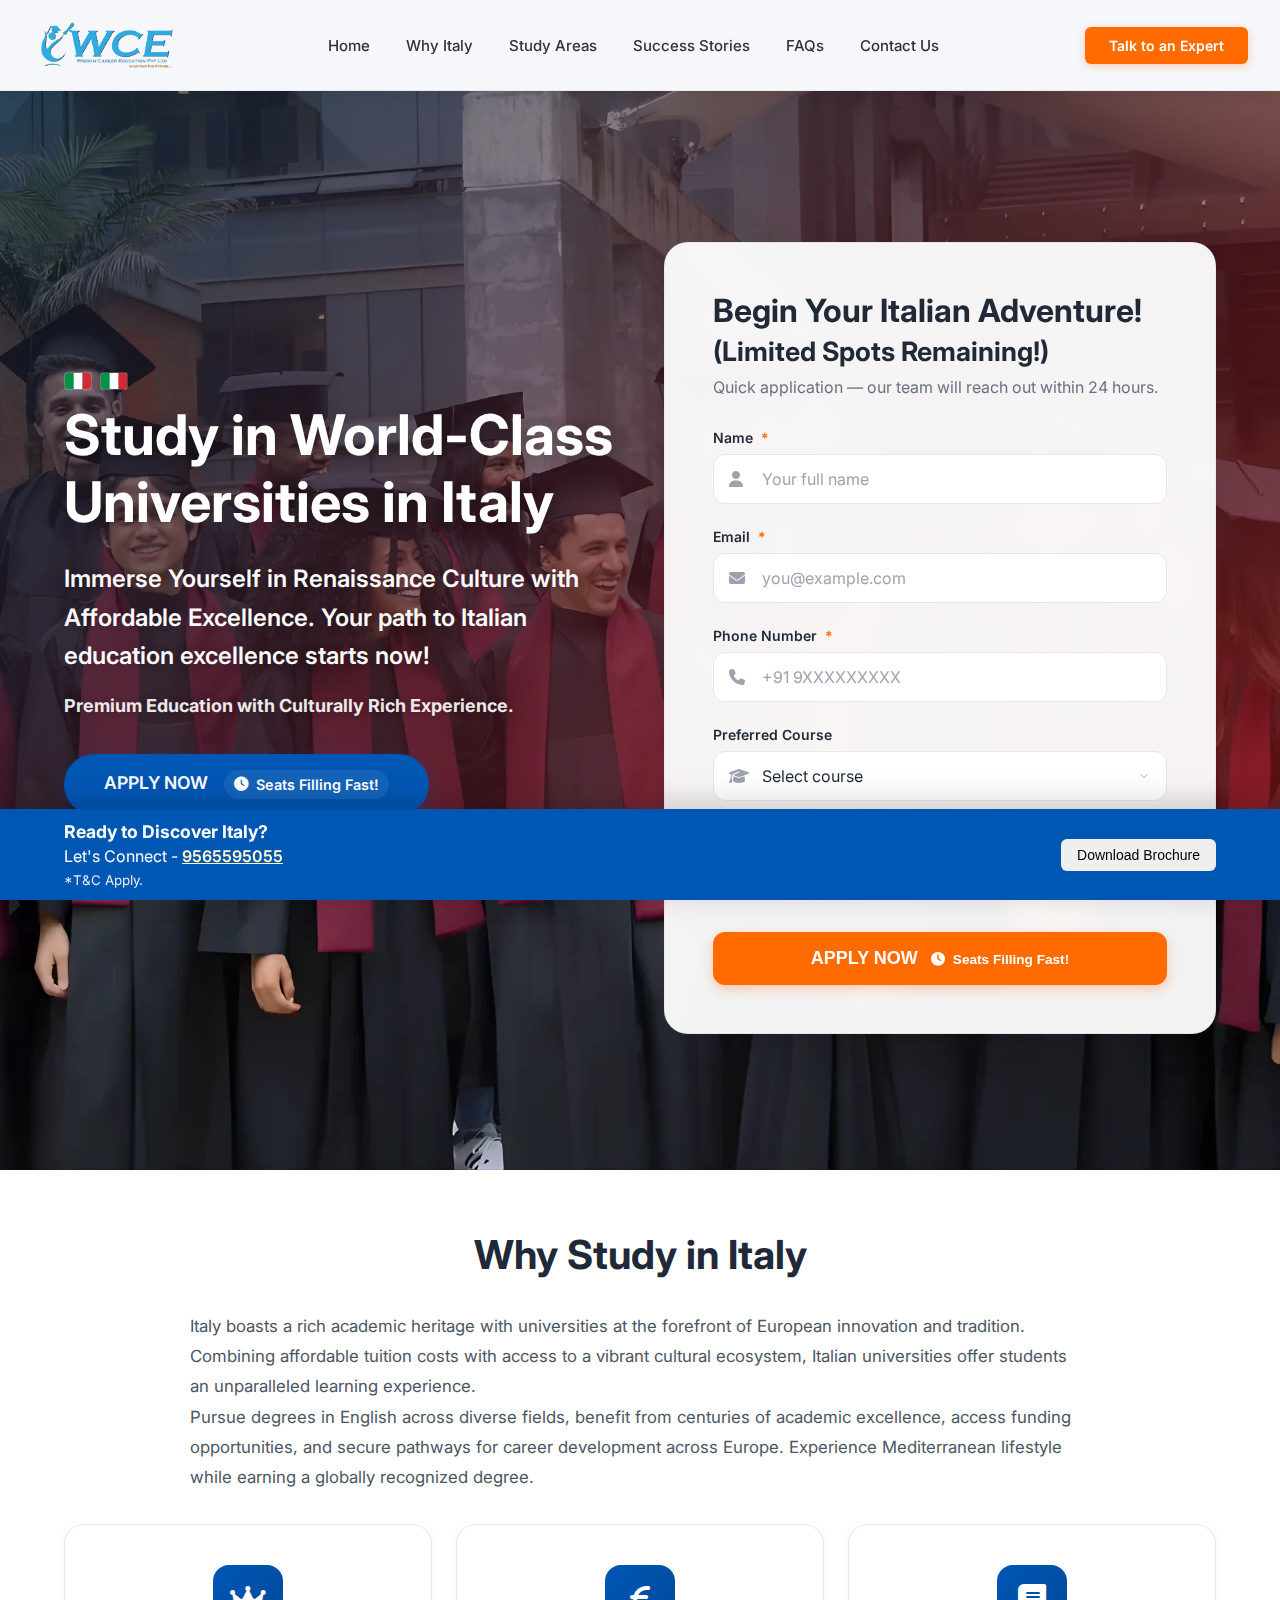
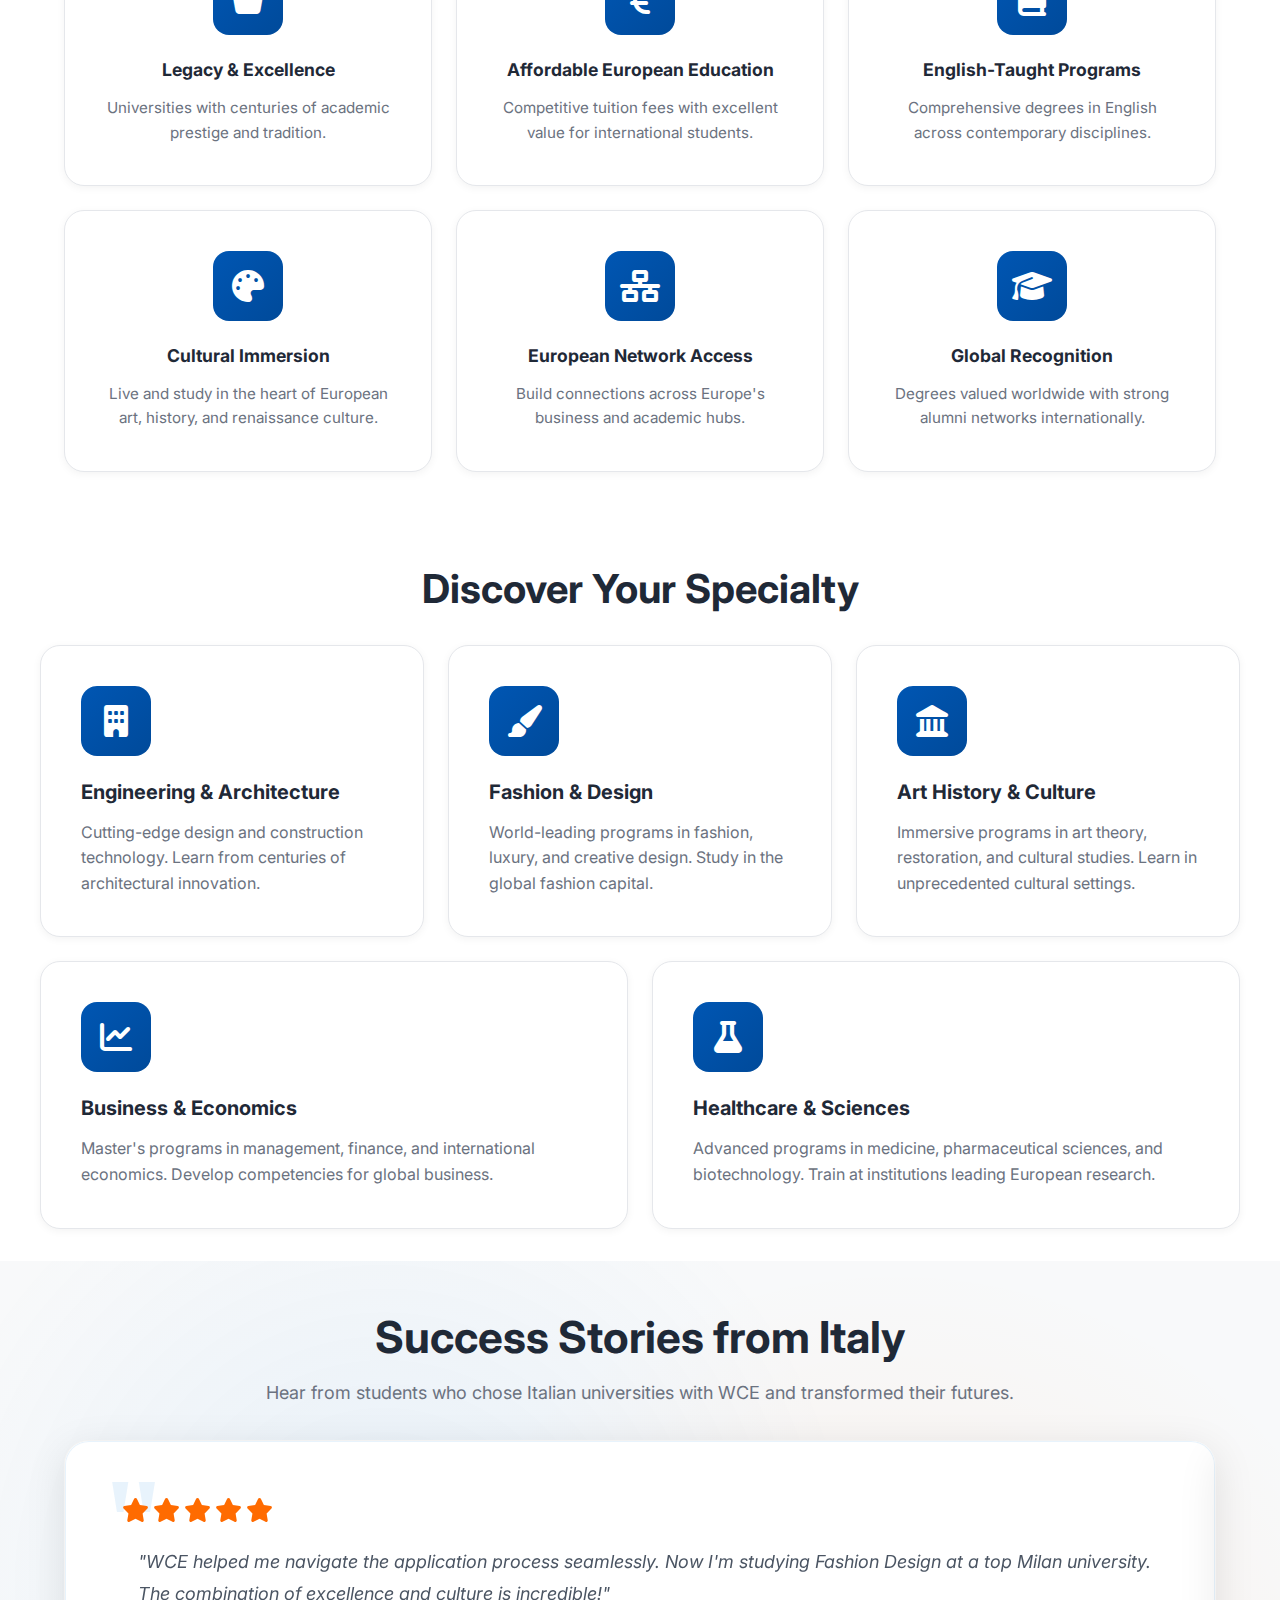
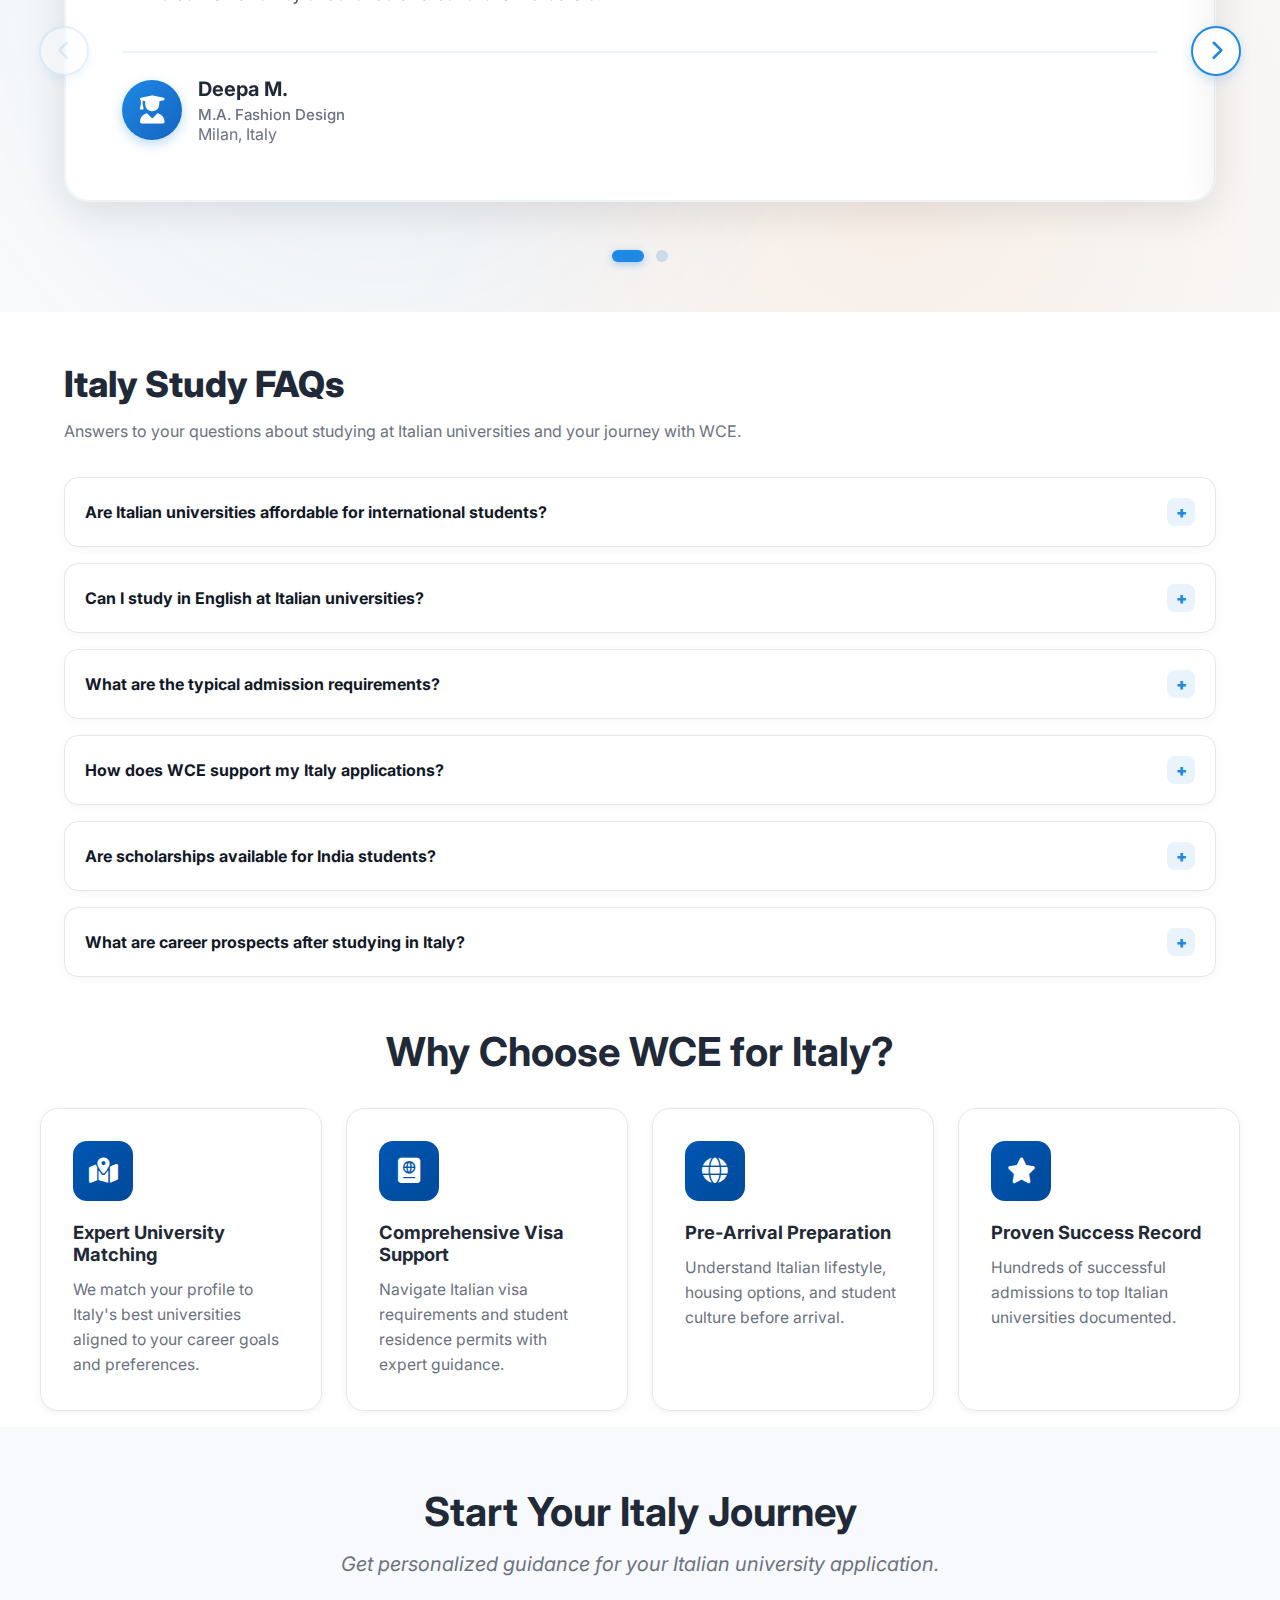
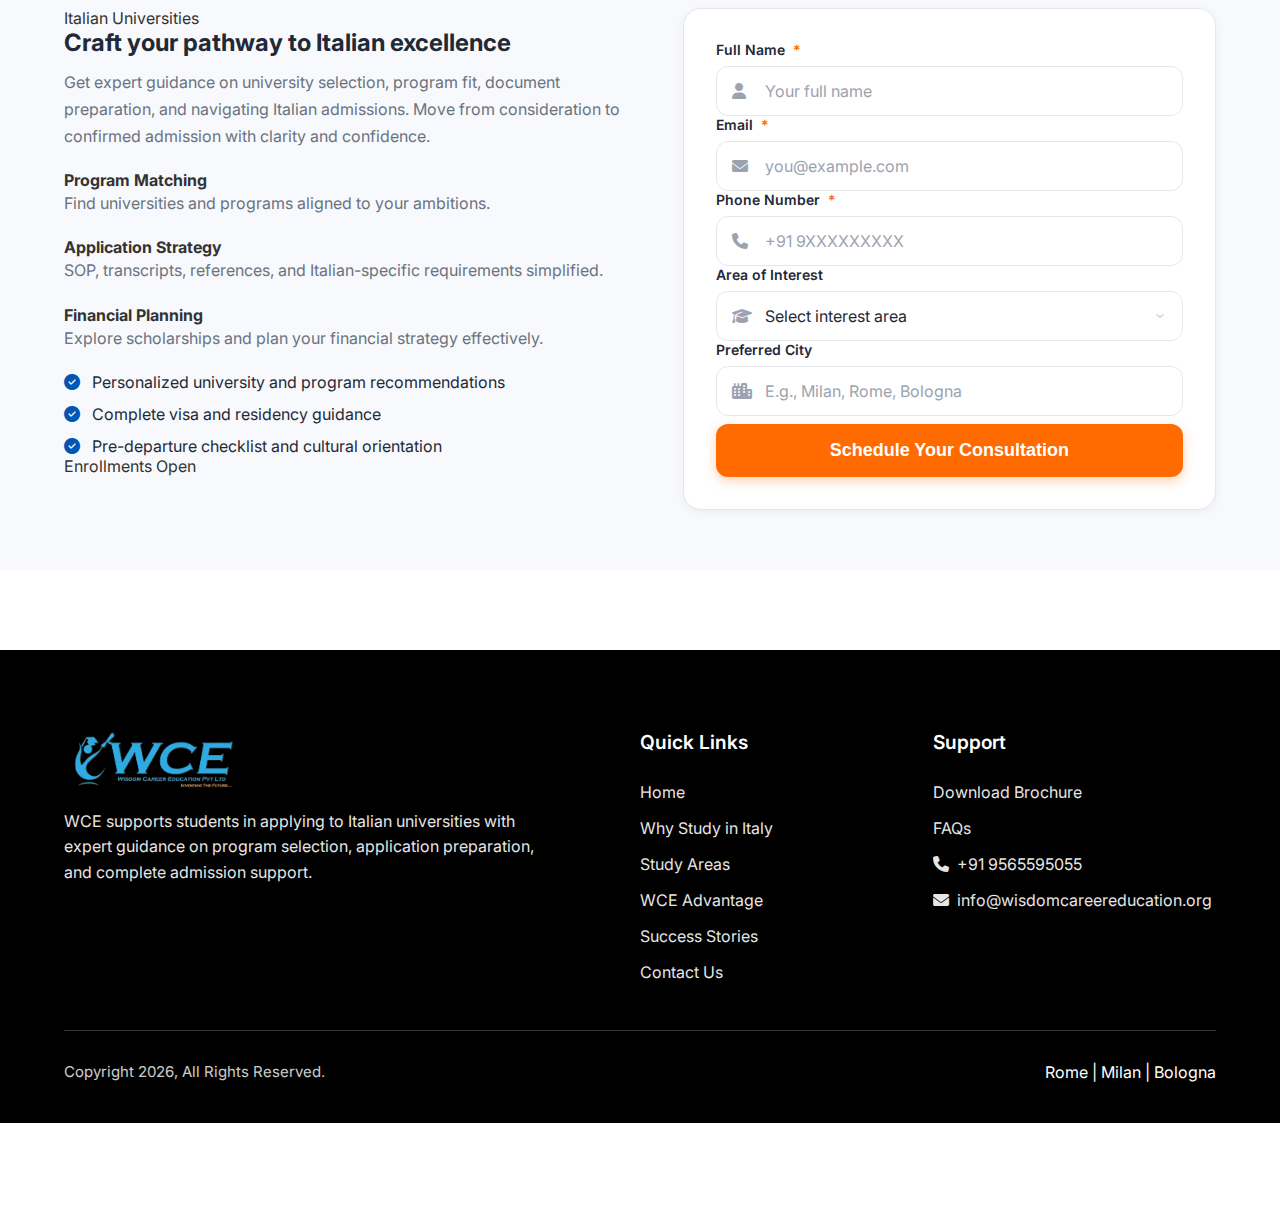
<file: italy.html>
<!DOCTYPE html>
<html lang="en">

<head>
    <meta charset="UTF-8">
    <meta name="viewport" content="width=device-width, initial-scale=1.0">
    <title>WCE Italy - Your Gateway to Mediterranean Excellence</title>

    <!-- DNS Prefetch & Preconnect for external resources -->
    <link rel="dns-prefetch" href="https://cdnjs.cloudflare.com">
    <link rel="dns-prefetch" href="https://fonts.googleapis.com">
    <link rel="dns-prefetch" href="https://fonts.gstatic.com">
    <link rel="dns-prefetch" href="https://cdn.jsdelivr.net">
    <link rel="preconnect" href="https://fonts.googleapis.com">
    <link rel="preconnect" href="https://fonts.gstatic.com" crossorigin>

    <!-- Preload critical CSS -->
    <link rel="preload" href="style.css" as="style">

    <!-- Critical CSS -->
    <link rel="stylesheet" href="style.css">

    <!-- Preload critical font with font-display swap -->
    <link rel="preload" href="https://fonts.googleapis.com/css2?family=Inter:wght@300;400;500;600;700&display=swap"
        as="style">
    <link href="https://fonts.googleapis.com/css2?family=Inter:wght@300;400;500;600;700&display=swap" rel="stylesheet"
        media="print" onload="this.media='all'">

    <!-- Defer non-critical CSS -->
    <link rel="preload" href="https://cdnjs.cloudflare.com/ajax/libs/font-awesome/6.4.0/css/all.min.css" as="style"
        onload="this.onload=null;this.rel='stylesheet'">
    <noscript>
        <link rel="stylesheet" href="https://cdnjs.cloudflare.com/ajax/libs/font-awesome/6.4.0/css/all.min.css">
    </noscript>
</head>

<body>
    <!-- SVG Mask Definition (Alternative to clip-path) -->
    <svg width="0" height="0" style="position: absolute;">
        <defs>
            <clipPath id="hero-curve-mask" clipPathUnits="objectBoundingBox">
                <ellipse cx="0.5" cy="0" rx="0.5" ry="1" />
            </clipPath>
        </defs>
    </svg>

    <header class="header">
        <nav class="nav-container">
            <div class="logo-container">
                <a href="#" class="logo">
                    <img src="public/images/logo.webp" alt="WCE - Wisdom Career Education" class="logo-img"
                        loading="eager" decoding="async">
                    
                </a>
            </div>

            <ul class="nav-menu">
                <li class="nav-item"><a href="#home" class="nav-link">Home</a></li>
                <li class="nav-item"><a href="#about" class="nav-link">Why Italy</a></li>
                <li class="nav-item"><a href="#study-areas" class="nav-link">Study Areas</a></li>
                
                <li class="nav-item"><a href="#testimonials" class="nav-link">Success Stories</a></li>
                <li class="nav-item"><a href="#faq" class="nav-link">FAQs</a></li>
                <li class="nav-item"><a href="#contact" class="nav-link">Contact Us</a></li>
            </ul>

            <div class="auth-buttons">
                <a href="#contact" class="btn btn-get-started">Talk to an Expert</a>
            </div>

            <!-- Mobile Menu Toggle -->
            <div class="mobile-menu-toggle">
                <span></span>
                <span></span>
                <span></span>
            </div>
        </nav>
    </header>

    <!-- Mobile Menu Overlay -->
    <div class="mobile-overlay"></div>

    <!-- Mobile Menu -->
    <ul class="nav-menu mobile-menu" role="menu">
        <div class="mobile-menu-header">
            <img src="public/images/logo.webp" alt="WCE Logo" class="mobile-logo" loading="lazy" decoding="async">
            <button class="mobile-menu-close" aria-label="Close menu">
                <i class="fas fa-times"></i>
            </button>
        </div>

        <li class="nav-item"><a href="#home" class="nav-link" role="menuitem">Home</a></li>
        <li class="nav-item"><a href="#about" class="nav-link" role="menuitem">Why Study in Italy</a></li>
        <li class="nav-item"><a href="#study-areas" class="nav-link" role="menuitem">Study Areas</a></li>
        <li class="nav-item"><a href="#wce-advantage" class="nav-link" role="menuitem">WCE Advantage</a></li>
        <li class="nav-item"><a href="#testimonials" class="nav-link" role="menuitem">Success Stories</a></li>
        <li class="nav-item"><a href="#faq" class="nav-link" role="menuitem">FAQs</a></li>
        <li class="nav-item"><a href="#contact" class="nav-link" role="menuitem">Contact Us</a></li>

        <div class="mobile-auth-buttons">
            <a href="#contact" class="btn btn-get-started">Talk to an Expert</a>
        </div>
    </ul>

    <section class="hero" id="home">
        <div class="hero-bg" style="background: linear-gradient(135deg, rgba(0,30,50,0.68), rgba(200,30,30,0.45)), url('https://images.unsplash.com/photo-1499781350541-7783f6c6a0c8?ixlib=rb-4.0.3&auto=format&fit=crop&w=2070&q=80') center/cover no-repeat; background-attachment: fixed;"></div>
        <div class="hero-content-wrapper">
            <div class="hero-layout">
                <div class="hero-content">
                    <div class="hero-topline">
                        <img src="public/flages/it.svg" alt="Italy" class="flag-icon">
                        <img src="public/flages/it.svg" alt="Italy" class="flag-icon">
                    </div>
                    <h1 class="hero-title">Study in World-Class Universities in Italy</h1>
                    <p class="hero-subheadline">Immerse Yourself in Renaissance Culture with Affordable Excellence. Your path to Italian education excellence starts now!</p>

                    <p class="hero-description"><strong>Premium Education with Culturally Rich Experience.</strong></p>

                    <div class="hero-cta">
                        <a href="#apply" class="btn-hero-primary">APPLY NOW <span class="urgency">
                            <i class="fas fa-clock"></i> Seats Filling Fast!</span></a>
                        <a href="#about" class="btn-hero-secondary">Learn More</a>
                    </div>
                </div>

                <div class="hero-form-wrapper">
                    <div class="apply-form-wrapper">
                        <div class="apply-form-header">
                            <h2>Begin Your Italian Adventure! <small>(Limited Spots Remaining!)</small></h2>
                            <p>Quick application — our team will reach out within 24 hours.</p>
                        </div>

                        <form class="apply-form" id="heroApplyForm" novalidate>
                            <div class="form-group">
                                <label for="heroFullName">Name <span class="required">*</span></label>
                                <div class="form-input-wrapper">
                                    <i class="fas fa-user"></i>
                                    <input type="text" id="heroFullName" name="fullName" placeholder="Your full name" required>
                                </div>
                            </div>

                            <div class="form-group">
                                <label for="heroEmail">Email <span class="required">*</span></label>
                                <div class="form-input-wrapper">
                                    <i class="fas fa-envelope"></i>
                                    <input type="email" id="heroEmail" name="email" placeholder="you@example.com" required>
                                </div>
                            </div>

                            <div class="form-group">
                                <label for="heroPhone">Phone Number <span class="required">*</span></label>
                                <div class="form-input-wrapper">
                                    <i class="fas fa-phone"></i>
                                    <input type="tel" id="heroPhone" name="phone" placeholder="+91 9XXXXXXXXX" required>
                                </div>
                            </div>

                            <div class="form-group">
                                <label for="heroCourse">Preferred Course</label>
                                <div class="form-input-wrapper">
                                    <i class="fas fa-graduation-cap"></i>
                                    <select id="heroCourse" name="preferredCourse">
                                        <option value="">Select course</option>
                                        <option>Engineering & Architecture</option>
                                        <option>Fashion & Design</option>
                                        <option>Art History & Culture</option>
                                        <option>Business & Economics</option>
                                        <option>Healthcare & Sciences</option>
                                    </select>
                                </div>
                            </div>

                            <div class="form-group">
                                <label for="heroCity">Preferred City</label>
                                <div class="form-input-wrapper">
                                    <i class="fas fa-city"></i>
                                    <input type="text" id="heroCity" name="city" placeholder="E.g., Rome, Milan, Bologna">
                                </div>
                            </div>

                            <button type="submit" class="form-submit-btn">APPLY NOW <span class="urgency-inline"><i class="fas fa-clock"></i> Seats Filling Fast!</span></button>
                        </form>
                    </div>
                </div>
            </div>
        </div>

    </section>

    <!-- About WCE Section -->
    <section class="about-section" id="about">
        <div class="container">
            <div class="section-header">
                <h2 class="section-title">Why Study in Italy</h2>
            </div>

            <div class="about-intro">
                <p>
                    Italy boasts a rich academic heritage with universities at the forefront of European innovation and tradition. Combining affordable tuition costs with access to a vibrant cultural ecosystem, Italian universities offer students an unparalleled learning experience.
                </p>
                <p>
                    Pursue degrees in English across diverse fields, benefit from centuries of academic excellence, access funding opportunities, and secure pathways for career development across Europe. Experience Mediterranean lifestyle while earning a globally recognized degree.
                </p>
            </div>

            <div class="highlights-grid">
                <div class="highlight-card">
                    <div class="highlight-icon"><i class="fas fa-crown"></i></div>
                    <h3>Legacy & Excellence</h3>
                    <p>Universities with centuries of academic prestige and tradition.</p>
                </div>

                <div class="highlight-card">
                    <div class="highlight-icon"><i class="fas fa-euro-sign"></i></div>
                    <h3>Affordable European Education</h3>
                    <p>Competitive tuition fees with excellent value for international students.</p>
                </div>

                <div class="highlight-card">
                    <div class="highlight-icon"><i class="fas fa-book"></i></div>
                    <h3>English-Taught Programs</h3>
                    <p>Comprehensive degrees in English across contemporary disciplines.</p>
                </div>

                <div class="highlight-card">
                    <div class="highlight-icon"><i class="fas fa-palette"></i></div>
                    <h3>Cultural Immersion</h3>
                    <p>Live and study in the heart of European art, history, and renaissance culture.</p>
                </div>

                <div class="highlight-card">
                    <div class="highlight-icon"><i class="fas fa-network-wired"></i></div>
                    <h3>European Network Access</h3>
                    <p>Build connections across Europe's business and academic hubs.</p>
                </div>

                <div class="highlight-card">
                    <div class="highlight-icon"><i class="fas fa-graduation-cap"></i></div>
                    <h3>Global Recognition</h3>
                    <p>Degrees valued worldwide with strong alumni networks internationally.</p>
                </div>
            </div>
        </div>
    </section>
    <!-- Popular Study Areas -->
    <section class="study-areas" id="study-areas">
        <div class="container">
            <div class="section-header">
                <h2 class="section-title">Discover Your Specialty</h2>
            </div>

            <div class="areas-grid">
                <div class="area-card">
                    <div class="area-icon"><i class="fas fa-building"></i></div>
                    <h4>Engineering & Architecture</h4>
                    <p>Cutting-edge design and construction technology.
                        Learn from centuries of architectural innovation.</p>
                </div>

                <div class="area-card">
                    <div class="area-icon"><i class="fas fa-paint-brush"></i></div>
                    <h4>Fashion & Design</h4>
                    <p>World-leading programs in fashion, luxury, and creative design.
                        Study in the global fashion capital.</p>
                </div>

                <div class="area-card">
                    <div class="area-icon"><i class="fas fa-landmark"></i></div>
                    <h4>Art History & Culture</h4>
                    <p>Immersive programs in art theory, restoration, and cultural studies.
                        Learn in unprecedented cultural settings.</p>
                </div>

                <div class="area-card area-card-wide">
                    <div class="area-icon"><i class="fas fa-line-chart"></i></div>
                    <h4>Business & Economics</h4>
                    <p>Master's programs in management, finance, and international economics.
                        Develop competencies for global business.</p>
                </div>

                <div class="area-card area-card-wide">
                    <div class="area-icon"><i class="fas fa-flask"></i></div>
                    <h4>Healthcare & Sciences</h4>
                    <p>Advanced programs in medicine, pharmaceutical sciences, and biotechnology.
                        Train at institutions leading European research.</p>
                </div>
            </div>
        </div>
    </section>

    <!-- Student Testimonials -->
    <section class="testimonials-section" id="testimonials">
        <div class="testimonials-header">
            <h2>Success Stories from Italy</h2>
            <p>Hear from students who chose Italian universities with WCE and transformed their futures.</p>
        </div>

        <div class="testimonials-carousel-wrapper">
            <button class="carousel-arrow prev" aria-label="Previous testimonial">
                <i class="fas fa-chevron-left"></i>
            </button>

            <div class="testimonials-carousel" role="region" aria-label="Student testimonials carousel">
                <div class="testimonials-track" id="testimonialsTrack">
                    <div class="testimonial-card active">
                        <div class="testimonial-content">
                            <div class="testimonial-rating" aria-label="5 star rating">
                                <i class="fas fa-star"></i>
                                <i class="fas fa-star"></i>
                                <i class="fas fa-star"></i>
                                <i class="fas fa-star"></i>
                                <i class="fas fa-star"></i>
                            </div>
                            <p class="testimonial-text">"WCE helped me navigate the application process seamlessly. Now I'm studying Fashion Design at a top Milan university. The combination of excellence and culture is incredible!"</p>
                            <div class="testimonial-author">
                                <div class="testimonial-icon"><i class="fas fa-user-graduate"></i></div>
                                <div class="testimonial-info">
                                    <div class="testimonial-name">Deepa M.</div>
                                    <div class="testimonial-designation">M.A. Fashion Design</div>
                                    <div class="testimonial-details">Milan, Italy</div>
                                </div>
                            </div>
                        </div>
                    </div>

                    <div class="testimonial-card active">
                        <div class="testimonial-content">
                            <div class="testimonial-rating" aria-label="5 star rating">
                                <i class="fas fa-star"></i>
                                <i class="fas fa-star"></i>
                                <i class="fas fa-star"></i>
                                <i class="fas fa-star"></i>
                                <i class="fas fa-star"></i>
                            </div>
                            <p class="testimonial-text">"Living in Rome while pursuing my Masters in Art History has been transformative. WCE's guidance made everything smooth, from admissions to visa support."</p>
                            <div class="testimonial-author">
                                <div class="testimonial-icon"><i class="fas fa-user-graduate"></i></div>
                                <div class="testimonial-info">
                                    <div class="testimonial-name">Arjun S.</div>
                                    <div class="testimonial-designation">M.A. Art History</div>
                                    <div class="testimonial-details">Rome, Italy</div>
                                </div>
                            </div>
                        </div>
                    </div>

                    <div class="testimonial-card">
                        <div class="testimonial-content">
                            <div class="testimonial-rating" aria-label="5 star rating">
                                <i class="fas fa-star"></i>
                                <i class="fas fa-star"></i>
                                <i class="fas fa-star"></i>
                                <i class="fas fa-star"></i>
                                <i class="fas fa-star"></i>
                            </div>
                            <p class="testimonial-text">"My MBA from Bologna has opened doors across Europe. WCE's university selection was spot-on for my career aspirations. Highly recommended!"</p>
                            <div class="testimonial-author">
                                <div class="testimonial-icon"><i class="fas fa-user-graduate"></i></div>
                                <div class="testimonial-info">
                                    <div class="testimonial-name">Priya P.</div>
                                    <div class="testimonial-designation">MBA International Business</div>
                                    <div class="testimonial-details">Bologna, Italy</div>
                                </div>
                            </div>
                        </div>
                    </div>

                    <div class="testimonial-card">
                        <div class="testimonial-content">
                            <div class="testimonial-rating" aria-label="5 star rating">
                                <i class="fas fa-star"></i>
                                <i class="fas fa-star"></i>
                                <i class="fas fa-star"></i>
                                <i class="fas fa-star"></i>
                                <i class="fas fa-star"></i>
                            </div>
                            <p class="testimonial-text">"Enrolled in a Master's in Architecture in Florence with WCE's support. The blend of cutting-edge education and living in a Renaissance city has been unforgettable!"</p>
                            <div class="testimonial-author">
                                <div class="testimonial-icon"><i class="fas fa-user-graduate"></i></div>
                                <div class="testimonial-info">
                                    <div class="testimonial-name">Vikram R.</div>
                                    <div class="testimonial-designation">M.Arch Architecture</div>
                                    <div class="testimonial-details">Florence, Italy</div>
                                </div>
                            </div>
                        </div>
                    </div>
                </div>
            </div>

            <button class="carousel-arrow next" aria-label="Next testimonial">
                <i class="fas fa-chevron-right"></i>
            </button>

            <div class="carousel-pagination" role="tablist" aria-label="Testimonials pagination">
                <button class="pagination-dot active" aria-selected="true" aria-label="Go to testimonial 1"></button>
                <button class="pagination-dot" aria-selected="false" aria-label="Go to testimonial 2"></button>
                <button class="pagination-dot" aria-selected="false" aria-label="Go to testimonial 3"></button>
                <button class="pagination-dot" aria-selected="false" aria-label="Go to testimonial 4"></button>
            </div>
        </div>
    </section>

    <!-- FAQs -->
    <section class="faq-section" id="faqs">
        <div class="faq-container">
            <div class="faq-header">
                <h2>Italy Study FAQs</h2>
                <p>Answers to your questions about studying at Italian universities and your journey with WCE.</p>
            </div>

            <div class="faq-list">
                <details class="faq-item">
                    <summary>Are Italian universities affordable for international students?</summary>
                    <div class="faq-answer">
                        <p>Yes! Italian universities offer competitive tuition fees, especially compared to other Western European countries, with many programs priced very affordably.</p>
                    </div>
                </details>

                <details class="faq-item">
                    <summary>Can I study in English at Italian universities?</summary>
                    <div class="faq-answer">
                        <p>Absolutely. Italian universities offer a extensive range of Master's and some Bachelor's programs taught entirely in English.</p>
                    </div>
                </details>

                <details class="faq-item">
                    <summary>What are the typical admission requirements?</summary>
                    <div class="faq-answer">
                        <p>Requirements typically include Bachelor's degree transcript, English language proficiency (IELTS/TOEFL for graduate programs), CV, and statement of purpose.</p>
                    </div>
                </details>

                <details class="faq-item">
                    <summary>How does WCE support my Italy applications?</summary>
                    <div class="faq-answer">
                        <p>WCE provides university selection, application preparation, document compilation, visa guidance, and pre-departure orientation for your Italy journey.</p>
                    </div>
                </details>

                <details class="faq-item">
                    <summary>Are scholarships available for India students?</summary>
                    <div class="faq-answer">
                        <p>Yes. Many Italian universities and external organizations offer scholarships based on merit or financial need. WCE helps identify and apply for suitable options.</p>
                    </div>
                </details>

                <details class="faq-item">
                    <summary>What are career prospects after studying in Italy?</summary>
                    <div class="faq-answer">
                        <p>Graduates can pursue career opportunities across Italy and Europe with strong networks in business and research sectors. Long-term residency and work pathways are available.</p>
                    </div>
                </details>
            </div>
        </div>
    </section>

    <!-- The WCE Advantage -->
    <section class="wce-advantage" id="wce-advantage">
        <div class="container">
            <div class="section-header">
                <h2 class="section-title">Why Choose WCE for Italy?</h2>
            </div>

            <div class="advantage-grid">
                <div class="advantage-card">
                    <div class="advantage-icon"><i class="fas fa-map-marked-alt"></i></div>
                    <h3>Expert University Matching</h3>
                    <p>We match your profile to Italy's best universities aligned to your career goals and preferences.</p>
                </div>
                <div class="advantage-card">
                    <div class="advantage-icon"><i class="fas fa-passport"></i></div>
                    <h3>Comprehensive Visa Support</h3>
                    <p>Navigate Italian visa requirements and student residence permits with expert guidance.</p>
                </div>
                <div class="advantage-card">
                    <div class="advantage-icon"><i class="fas fa-globe"></i></div>
                    <h3>Pre-Arrival Preparation</h3>
                    <p>Understand Italian lifestyle, housing options, and student culture before arrival.</p>
                </div>
                <div class="advantage-card">
                    <div class="advantage-icon"><i class="fas fa-star"></i></div>
                    <h3>Proven Success Record</h3>
                    <p>Hundreds of successful admissions to top Italian universities documented.</p>
                </div>
            </div>
        </div>
    </section>

    <div id="apply"></div>
    <!-- Contact Us Section -->
    <section class="contact-section" id="contact">
        <div class="container">
            <div class="section-header">
                <h2 class="section-title">Start Your Italy Journey</h2>
                <p class="section-subtitle">Get personalized guidance for your Italian university application.</p>
            </div>

            <div class="contact-grid">
                <div class="contact-content">
                    <div class="contact-badge">Italian Universities</div>
                    <h3>Craft your pathway to Italian excellence</h3>
                    <p>Get expert guidance on university selection, program fit, document preparation, and navigating Italian admissions. Move from consideration to confirmed admission with clarity and confidence.</p>

                    <div class="contact-highlights">
                        <div class="contact-highlight">
                            <h4>Program Matching</h4>
                            <p>Find universities and programs aligned to your ambitions.</p>
                        </div>
                        <div class="contact-highlight">
                            <h4>Application Strategy</h4>
                            <p>SOP, transcripts, references, and Italian-specific requirements simplified.</p>
                        </div>
                        <div class="contact-highlight">
                            <h4>Financial Planning</h4>
                            <p>Explore scholarships and plan your financial strategy effectively.</p>
                        </div>
                    </div>

                    <ul class="contact-points">
                        <li><i class="fas fa-check-circle"></i> Personalized university and program recommendations</li>
                        <li><i class="fas fa-check-circle"></i> Complete visa and residency guidance</li>
                        <li><i class="fas fa-check-circle"></i> Pre-departure checklist and cultural orientation</li>
                    </ul>

                    <div class="seats-pulse" aria-live="polite">
                        <span class="pulse-dot"></span>
                        <span class="pulse-text">Enrollments Open</span>
                    </div>
                </div>

                <div class="contact-form-card">
                    <form class="contact-form" id="contactForm" novalidate>
                        <div class="form-group">
                            <label for="contactName">Full Name <span class="required">*</span></label>
                            <div class="form-input-wrapper">
                                <i class="fas fa-user"></i>
                                <input type="text" id="contactName" name="fullName" placeholder="Your full name" required>
                            </div>
                        </div>

                        <div class="form-group">
                            <label for="contactEmail">Email <span class="required">*</span></label>
                            <div class="form-input-wrapper">
                                <i class="fas fa-envelope"></i>
                                <input type="email" id="contactEmail" name="email" placeholder="you@example.com" required>
                            </div>
                        </div>

                        <div class="form-group">
                            <label for="contactPhone">Phone Number <span class="required">*</span></label>
                            <div class="form-input-wrapper">
                                <i class="fas fa-phone"></i>
                                <input type="tel" id="contactPhone" name="phone" placeholder="+91 9XXXXXXXXX" required>
                            </div>
                        </div>

                        <div class="form-group">
                            <label for="contactCourse">Area of Interest</label>
                            <div class="form-input-wrapper">
                                <i class="fas fa-graduation-cap"></i>
                                <select id="contactCourse" name="preferredCourse">
                                    <option value="">Select interest area</option>
                                    <option>Engineering & Architecture</option>
                                    <option>Fashion & Design</option>
                                    <option>Art History & Culture</option>
                                    <option>Business & Economics</option>
                                    <option>Healthcare & Sciences</option>
                                </select>
                            </div>
                        </div>

                        <div class="form-group">
                            <label for="contactCity">Preferred City</label>
                            <div class="form-input-wrapper">
                                <i class="fas fa-city"></i>
                                <input type="text" id="contactCity" name="city" placeholder="E.g., Milan, Rome, Bologna">
                            </div>
                        </div>

                        <button type="submit" class="form-submit-btn">Schedule Your Consultation</button>
                    </form>
                </div>
            </div>
        </div>
    </section>

    <footer>
        <div class="footer-container">
            <div class="footer-col footer-col-desc">
                <img src="public/images/logo.webp" alt="WCE - Wisdom Career Education" class="footer-logo-img"
                    loading="lazy" decoding="async">
                <p>WCE supports students in applying to Italian universities with expert guidance on program selection, application preparation, and complete admission support.</p>
            </div>
            <div class="footer-col">
                <h4>Quick Links</h4>
                <ul>
                    <li><a href="#home" style="color: #fff; text-decoration: none;">Home</a></li>
                    <li><a href="#about" style="color: #fff; text-decoration: none;">Why Study in Italy</a></li>
                    <li><a href="#study-areas" style="color: #fff; text-decoration: none;">Study Areas</a></li>
                    <li><a href="#wce-advantage" style="color: #fff; text-decoration: none;">WCE Advantage</a></li>
                    <li><a href="#testimonials" style="color: #fff; text-decoration: none;">Success Stories</a></li>
                    <li><a href="#contact" style="color: #fff; text-decoration: none;">Contact Us</a></li>
                </ul>
            </div>
            <div class="footer-col">
                <h4>Support</h4>
                <ul>
                    <li><button type="button" class="footer-brochure-btn brochure-trigger">Download Brochure</button></li>
                    <li><a href="#faq" style="color: #fff; text-decoration: none;">FAQs</a></li>
                    <li><a href="tel:+919565595055" style="color: #fff; text-decoration: none;"><i class="fas fa-phone" style="margin-right: 8px;"></i>+91 9565595055</a></li>
                    <li><a href="mailto:info@wisdomcareereducation.org" style="color: #fff; text-decoration: none;"><i class="fas fa-envelope" style="margin-right: 8px;"></i>info@wisdomcareereducation.org</a></li>
                </ul>
            </div>
        </div>
        <div class="footer-bottom">
            <div class="footer-divider"></div>
            <div class="footer-bottom-content">
                <p class="copyright">
                    Copyright 2026, All Rights Reserved.
                </p>
                <div>
                    <span>Rome</span>
                    <span class="footer-separator">|</span>
                    <span>Milan</span>
                    <span class="footer-separator">|</span>
                    <span>Bologna</span>
                </div>
            </div>
        </div>
    </footer>

    <!-- Sticky Footer / Bottom CTA -->
    <div class="sticky-footer-cta" role="region" aria-label="Ready to Start">
        <div class="sticky-inner container">
            <div class="sticky-copy">
                <h3>Ready to Discover Italy?</h3>
                <p>Let's Connect - <a href="tel:+919565595055" class="sticky-phone-link">9565595055</a></p>
                <small>*T&C Apply.</small>
            </div>
            <div class="sticky-actions">
                <button type="button" class="btn btn-secondary brochure-trigger">Download Brochure</button>
            </div>
        </div>
    </div>

    <!-- Mobile Sticky Bottom Bar -->
    <div class="mobile-sticky-bar">
        <a href="tel:+919565595055" class="sticky-item phone">
            <svg width="24" height="24" viewBox="0 0 24 24" fill="currentColor">
                <path
                    d="M6.62 10.79c1.44 2.83 3.76 5.14 6.59 6.59l2.2-2.2c.27-.27.67-.36 1.02-.24 1.12.37 2.33.57 3.57.57.55 0 1 .45 1 1V20c0 .55-.45 1-1 1-9.39 0-17-7.61-17-17 0-.55.45-1 1-1h3.5c.55 0 1 .45 1 1 0 1.25.2 2.45.57 3.57.11.35.03.74-.25 1.02l-2.2 2.2z" />
            </svg>
            <span>Call</span>
        </a>
        <a href="https://wa.me/+919565595055" class="sticky-item whatsapp" target="_blank">
            <svg width="24" height="24" viewBox="0 0 24 24" fill="currentColor">
                <path
                    d="M17.472 14.382c-.297-.149-1.758-.867-2.03-.967-.273-.099-.471-.148-.67.15-.197.297-.767.966-.94 1.164-.173.199-.347.223-.644.075-.297-.15-1.255-.463-2.39-1.475-.883-.788-1.48-1.761-1.653-2.059-.173-.297-.018-.458.13-.606.134-.133.298-.347.446-.52.149-.174.198-.298.298-.497.099-.198.05-.371-.025-.52-.075-.149-.669-1.612-.916-2.207-.242-.579-.487-.5-.669-.51-.173-.008-.371-.01-.57-.01-.198 0-.52.074-.792.372-.272.297-1.04 1.016-1.04 2.479 0 1.462 1.065 2.875 1.213 3.074.149.198 2.096 3.2 5.077 4.487.709.306 1.262.489 1.694.625.712.227 1.36.195 1.871.118.571-.085 1.758-.719 2.006-1.413.248-.694.248-1.289.173-1.413-.074-.124-.272-.198-.57-.347m-5.421 7.403h-.004a9.87 9.87 0 01-5.031-1.378l-.361-.214-3.741.982.998-3.648-.235-.374a9.86 9.86 0 01-1.51-5.26c.001-5.45 4.436-9.884 9.888-9.884 2.64 0 5.122 1.03 6.988 2.898a9.825 9.825 0 012.893 6.994c-.003 5.45-4.437 9.884-9.885 9.884m8.413-18.297A11.815 11.815 0 0012.05 0C5.495 0 .16 5.335.157 11.892c0 2.096.547 4.142 1.588 5.945L.057 24l6.305-1.654a11.882 11.882 0 005.683 1.448h.005c6.554 0 11.89-5.335 11.893-11.893A11.821 11.821 0 0020.893 3.506z" />
            </svg>
            <span>WhatsApp</span>
        </a>
        <button type="button" class="sticky-item brochure" aria-label="Open brochure form">
            <i class="fas fa-file-download"></i>
            <span>Brochure</span>
        </button>
    </div>

    <!-- Contact Modal -->
    <div class="contact-modal" aria-hidden="true">
        <div class="contact-modal-overlay" data-close="true"></div>
        <div class="contact-modal-dialog" role="dialog" aria-modal="true" aria-labelledby="contactModalTitle">
            <button type="button" class="contact-modal-close" aria-label="Close"></button>
            <h3 id="contactModalTitle">Download the Italy Study Brochure</h3>
            <p>Discover Italian university options, eligibility requirements, and your pathway to studying in Italy.</p>
            <form class="contact-form" id="contactModalForm" novalidate>
                <div class="form-group">
                    <label for="contactModalName">Full Name <span class="required">*</span></label>
                    <div class="form-input-wrapper">
                        <i class="fas fa-user"></i>
                        <input type="text" id="contactModalName" name="fullName" placeholder="Your full name" required>
                    </div>
                </div>

                <div class="form-group">
                    <label for="contactModalEmail">Email <span class="required">*</span></label>
                    <div class="form-input-wrapper">
                        <i class="fas fa-envelope"></i>
                        <input type="email" id="contactModalEmail" name="email" placeholder="you@example.com" required>
                    </div>
                </div>

                <div class="form-group">
                    <label for="contactModalPhone">Phone Number <span class="required">*</span></label>
                    <div class="form-input-wrapper">
                        <i class="fas fa-phone"></i>
                        <input type="tel" id="contactModalPhone" name="phone" placeholder="+91 9XXXXXXXXX" required>
                    </div>
                </div>
                <a href="public/images/hero-poster.webp" class="form-submit-btn brochure-download" download>Download Brochure</a>
            </form>
        </div>
    </div>

    <script src="script.js" defer></script>
    <script defer>
        document.addEventListener('DOMContentLoaded', function () {
            const header = document.querySelector('.header');
            const navItems = document.querySelectorAll('.nav-menu:not(.mobile-menu) .nav-item.has-dropdown');
            const mobileNavItems = document.querySelectorAll('.nav-menu.mobile-menu .nav-item.has-dropdown');
            const mobileToggle = document.querySelector('.mobile-menu-toggle');
            const mobileMenu = document.querySelector('.nav-menu.mobile-menu');
            const mobileOverlay = document.querySelector('.mobile-overlay');
            const mobileClose = document.querySelector('.mobile-menu-close');
            const body = document.body;

            // Scroll detection for sticky header
            let lastScrollY = window.scrollY;

            function updateHeader() {
                const currentScrollY = window.scrollY;

                if (currentScrollY > 50) {
                    header.classList.add('scrolled');
                    body.classList.add('header-scrolled');
                } else {
                    header.classList.remove('scrolled');
                    body.classList.remove('header-scrolled');
                }

                lastScrollY = currentScrollY;
            }

            // Throttled scroll handler
            let ticking = false;
            function handleScroll() {
                if (!ticking) {
                    requestAnimationFrame(updateHeader);
                    ticking = true;
                    setTimeout(() => { ticking = false; }, 10);
                }
            }

            window.addEventListener('scroll', handleScroll, { passive: true });

            // Desktop hover behavior
            if (window.innerWidth > 1024) {
                navItems.forEach(item => {
                    const dropdown = item.querySelector('.dropdown');

                    // Open dropdown on nav-item hover
                    item.addEventListener('mouseenter', function () {
                        // Close other dropdowns
                        navItems.forEach(otherItem => {
                            if (otherItem !== item) {
                                otherItem.classList.remove('active');
                                otherItem.querySelector('[aria-expanded]').setAttribute('aria-expanded', 'false');
                            }
                        });

                        // Open current dropdown
                        this.classList.add('active');
                        this.querySelector('[aria-expanded]').setAttribute('aria-expanded', 'true');
                    });

                    // Keep dropdown open when hovering over it
                    if (dropdown) {
                        dropdown.addEventListener('mouseenter', function () {
                            item.classList.add('active');
                            item.querySelector('[aria-expanded]').setAttribute('aria-expanded', 'true');
                        });
                    }
                });
            }

            // Mobile menu functionality
            function openMobileMenu() {
                mobileMenu.classList.add('active');
                mobileOverlay.classList.add('active');
                mobileToggle.classList.add('active');
                body.classList.add('mobile-menu-open');
            }

            function closeMobileMenu() {
                mobileMenu.classList.remove('active');
                mobileOverlay.classList.remove('active');
                mobileToggle.classList.remove('active');
                body.classList.remove('mobile-menu-open');

                // Close all mobile dropdowns
                mobileNavItems.forEach(item => {
                    item.classList.remove('active');
                    item.querySelector('[aria-expanded]').setAttribute('aria-expanded', 'false');
                });
            }

            // Mobile toggle click
            mobileToggle.addEventListener('click', function (e) {
                e.stopPropagation();
                if (mobileMenu.classList.contains('active')) {
                    closeMobileMenu();
                } else {
                    openMobileMenu();
                }
            });

            // Mobile close button
            mobileClose.addEventListener('click', closeMobileMenu);

            // Mobile overlay click
            mobileOverlay.addEventListener('click', closeMobileMenu);

            // Mobile accordion behavior
            mobileNavItems.forEach(item => {
                const navLink = item.querySelector('.nav-link');

                navLink.addEventListener('click', function (e) {
                    e.preventDefault();
                    e.stopPropagation();

                    const isActive = item.classList.contains('active');

                    // Close all other dropdowns (accordion behavior)
                    mobileNavItems.forEach(otherItem => {
                        if (otherItem !== item) {
                            otherItem.classList.remove('active');
                            otherItem.querySelector('[aria-expanded]').setAttribute('aria-expanded', 'false');
                        }
                    });

                    // Toggle current dropdown
                    if (isActive) {
                        item.classList.remove('active');
                        this.setAttribute('aria-expanded', 'false');
                    } else {
                        item.classList.add('active');
                        this.setAttribute('aria-expanded', 'true');
                    }
                });
            });

            // Close mobile menu on link click
            document.querySelectorAll('.mobile-menu .nav-link').forEach(link => {
                if (!link.closest('.has-dropdown')) {
                    link.addEventListener('click', closeMobileMenu);
                }
            });

            // Keyboard navigation
            document.addEventListener('keydown', function (e) {
                if (e.key === 'Escape') {
                    // Close desktop dropdowns
                    navItems.forEach(item => {
                        item.classList.remove('active');
                        item.querySelector('[aria-expanded]').setAttribute('aria-expanded', 'false');
                    });

                    // Close mobile menu
                    if (mobileMenu.classList.contains('active')) {
                        closeMobileMenu();
                    }
                }
            });

            // Handle window resize
            window.addEventListener('resize', function () {
                if (window.innerWidth > 1024) {
                    closeMobileMenu();

                    // Re-enable hover behavior for desktop
                    navItems.forEach(item => {
                        item.classList.remove('active');
                        item.querySelector('[aria-expanded]').setAttribute('aria-expanded', 'false');
                    });
                }
            });

            // Prevent dropdown close when clicking inside
            document.querySelectorAll('.dropdown').forEach(dropdown => {
                dropdown.addEventListener('click', function (e) {
                    e.stopPropagation();
                });
            });

            // Close desktop dropdowns when clicking outside
            document.addEventListener('click', function (e) {
                if (!e.target.closest('.nav-item.has-dropdown') && !e.target.closest('.dropdown') && !e.target.closest('.mobile-menu-toggle')) {
                    navItems.forEach(item => {
                        item.classList.remove('active');
                        item.querySelector('[aria-expanded]').setAttribute('aria-expanded', 'false');
                    });
                }
            });

            // Initialize header state
            updateHeader();

            // Hero Video Handling
            const heroVideo = document.querySelector('.hero-video');
            const heroVideoContainer = document.querySelector('.hero-video-container');

            if (heroVideo) {
                // Handle video load error - fallback to background image
                heroVideo.addEventListener('error', function () {
                    console.log('Video failed to load, using fallback background');
                    heroVideoContainer.style.background = 'linear-gradient(135deg, rgba(0,0,0,0.7), rgba(0,0,0,0.5)), url("https://images.unsplash.com/photo-1523050854058-8df90110c9f1?ixlib=rb-4.0.3&auto=format&fit=crop&w=2070&q=80") center/cover';
                    heroVideo.style.display = 'none';
                });

                // Ensure video plays on mobile
                heroVideo.addEventListener('loadeddata', function () {
                    if (heroVideo.paused) {
                        heroVideo.play().catch(function (error) {
                            console.log('Video autoplay failed:', error);
                        });
                    }
                });

                // Respect reduced motion preference
                if (window.matchMedia('(prefers-reduced-motion: reduce)').matches) {
                    heroVideo.pause();
                }
            }

            // Simple animation for hero cards
            function animateHeroCards() {
                const heroCards = document.querySelectorAll('.card');
                const observer = new IntersectionObserver((entries) => {
                    entries.forEach((entry, index) => {
                        if (entry.isIntersecting) {
                            setTimeout(() => {
                                entry.target.style.opacity = '1';
                                entry.target.style.transform = 'translateY(0)';
                            }, index * 100);
                        }
                    });
                }, {
                    threshold: 0.1,
                    rootMargin: '0px 0px -50px 0px'
                });

                heroCards.forEach(card => {
                    card.style.opacity = '0';
                    card.style.transform = 'translateY(30px)';
                    card.style.transition = 'all 0.6s cubic-bezier(0.4, 0, 0.2, 1)';
                    observer.observe(card);
                });
            }

            // Initialize card animations
            animateHeroCards();

            // Logo Carousel Infinite Scroll
            function initLogoCarousel() {
                const logoTrack = document.getElementById('logoTrack');
                if (!logoTrack) return;

                // Clone all logo items to create seamless infinite scroll
                const logoItems = Array.from(logoTrack.children);
                logoItems.forEach(item => {
                    const clone = item.cloneNode(true);
                    logoTrack.appendChild(clone);
                });

                // Add error handling for missing images
                const logoImages = logoTrack.querySelectorAll('img');
                logoImages.forEach(img => {
                    img.addEventListener('error', function () {
                        // Hide broken images gracefully
                        this.parentElement.style.display = 'none';
                    });
                });
            }

            // Initialize logo carousel
            initLogoCarousel();

            // Initialize testimonials carousel
            initTestimonialsCarousel();

            // Initialize Apply Now form
            initApplyForm();

            // Brochure modal
            const brochureButtons = document.querySelectorAll('.brochure-trigger, .mobile-sticky-bar .sticky-item.brochure');
            const contactModal = document.querySelector('.contact-modal');
            const contactModalOverlay = document.querySelector('.contact-modal-overlay');
            const contactModalClose = document.querySelector('.contact-modal-close');

            function openContactModal() {
                if (!contactModal) return;
                contactModal.classList.add('is-open');
                contactModal.setAttribute('aria-hidden', 'false');
                document.body.classList.add('modal-open');
            }

            function closeContactModal() {
                if (!contactModal) return;
                contactModal.classList.remove('is-open');
                contactModal.setAttribute('aria-hidden', 'true');
                document.body.classList.remove('modal-open');
            }

            if (brochureButtons.length) {
                brochureButtons.forEach(btn => btn.addEventListener('click', openContactModal));
            }
            if (contactModalOverlay) {
                contactModalOverlay.addEventListener('click', closeContactModal);
            }
            if (contactModalClose) {
                contactModalClose.addEventListener('click', closeContactModal);
            }
            document.addEventListener('keydown', function (e) {
                if (e.key === 'Escape') {
                    closeContactModal();
                }
            });
        });

        // Testimonials Carousel Functionality
        function initTestimonialsCarousel() {
            const track = document.getElementById('testimonialsTrack');
            const cards = document.querySelectorAll('.testimonial-card');
            const dots = document.querySelectorAll('.pagination-dot');
            const prevBtn = document.querySelector('.carousel-arrow.prev');
            const nextBtn = document.querySelector('.carousel-arrow.next');
            const carousel = document.querySelector('.testimonials-carousel');

            if (!track || cards.length === 0) return;

            let currentIndex = 0;
            let autoPlayInterval;
            const autoPlayDelay = 5000; // 5 seconds
            const prefersReducedMotion = window.matchMedia('(prefers-reduced-motion: reduce)').matches;

            function getSlidesPerView() {
                return window.innerWidth >= 1025 ? 2 : 1;
            }

            function getTotalSlides() {
                return Math.ceil(cards.length / getSlidesPerView());
            }

            function updateDots(totalSlides, activeIndex) {
                dots.forEach((dot, i) => {
                    if (i < totalSlides) {
                        dot.style.display = 'inline-flex';
                        const isActive = i === activeIndex;
                        dot.classList.toggle('active', isActive);
                        dot.setAttribute('aria-selected', isActive);
                        dot.setAttribute('aria-hidden', 'false');
                    } else {
                        dot.style.display = 'none';
                        dot.setAttribute('aria-hidden', 'true');
                    }
                });
            }

            // Update carousel position
            function updateCarousel(index, animate = true) {
                const slidesPerView = getSlidesPerView();
                const totalSlides = getTotalSlides();
                const safeIndex = Math.max(0, Math.min(index, totalSlides - 1));
                currentIndex = safeIndex;

                // Update track position
                const offset = safeIndex * 100;
                track.style.transform = `translateX(-${offset}%)`;

                // Update active cards
                const start = safeIndex * slidesPerView;
                const end = start + slidesPerView;
                cards.forEach((card, i) => {
                    card.classList.toggle('active', i >= start && i < end);
                });

                // Update pagination dots
                updateDots(totalSlides, safeIndex);

                // Update arrow states
                if (prevBtn) {
                    prevBtn.disabled = safeIndex === 0;
                }
                if (nextBtn) {
                    nextBtn.disabled = safeIndex === totalSlides - 1;
                }
            }

            // Go to next slide
            function nextSlide() {
                const totalSlides = getTotalSlides();
                const nextIndex = (currentIndex + 1) % totalSlides;
                updateCarousel(nextIndex);
            }

            // Go to previous slide
            function prevSlide() {
                const totalSlides = getTotalSlides();
                const prevIndex = (currentIndex - 1 + totalSlides) % totalSlides;
                updateCarousel(prevIndex);
            }

            // Go to specific slide
            function goToSlide(index) {
                const totalSlides = getTotalSlides();
                if (index >= 0 && index < totalSlides) {
                    updateCarousel(index);
                }
            }

            // Auto-play functionality
            function startAutoPlay() {
                stopAutoPlay();
                if (!prefersReducedMotion) {
                    autoPlayInterval = setInterval(nextSlide, autoPlayDelay);
                }
            }

            function stopAutoPlay() {
                if (autoPlayInterval) {
                    clearInterval(autoPlayInterval);
                    autoPlayInterval = null;
                }
            }

            // Event listeners
            if (nextBtn) {
                nextBtn.addEventListener('click', () => {
                    nextSlide();
                    startAutoPlay(); // Restart auto-play after manual navigation
                });
            }

            if (prevBtn) {
                prevBtn.addEventListener('click', () => {
                    prevSlide();
                    startAutoPlay(); // Restart auto-play after manual navigation
                });
            }

            // Pagination dot clicks
            dots.forEach((dot, index) => {
                dot.addEventListener('click', () => {
                    const totalSlides = getTotalSlides();
                    if (index < totalSlides) {
                        goToSlide(index);
                        startAutoPlay(); // Restart auto-play after manual navigation
                    }
                });
            });

            // Pause auto-play on hover
            if (carousel) {
                carousel.addEventListener('mouseenter', stopAutoPlay);
                carousel.addEventListener('mouseleave', startAutoPlay);
            }

            // Keyboard navigation
            document.addEventListener('keydown', (e) => {
                if (carousel && document.activeElement.closest('.testimonials-section')) {
                    if (e.key === 'ArrowLeft') {
                        e.preventDefault();
                        prevSlide();
                        startAutoPlay();
                    } else if (e.key === 'ArrowRight') {
                        e.preventDefault();
                        nextSlide();
                        startAutoPlay();
                    }
                }
            });

            // Touch/swipe support for mobile
            let touchStartX = 0;
            let touchEndX = 0;

            if (track) {
                track.addEventListener('touchstart', (e) => {
                    touchStartX = e.changedTouches[0].screenX;
                }, { passive: true });

                track.addEventListener('touchend', (e) => {
                    touchEndX = e.changedTouches[0].screenX;
                    handleSwipe();
                }, { passive: true });

                function handleSwipe() {
                    const swipeThreshold = 50;
                    const diff = touchStartX - touchEndX;

                    if (Math.abs(diff) > swipeThreshold) {
                        if (diff > 0) {
                            // Swipe left - next
                            nextSlide();
                        } else {
                            // Swipe right - previous
                            prevSlide();
                        }
                        startAutoPlay();
                    }
                }
            }

            // Initialize carousel
            updateCarousel(0, false);
            startAutoPlay();

            // Handle window resize
            let resizeTimeout;
            window.addEventListener('resize', () => {
                clearTimeout(resizeTimeout);
                resizeTimeout = setTimeout(() => {
                    updateCarousel(currentIndex, false);
                }, 250);
            });
        }

        // Apply Now Form Functionality
        function initApplyForm() {
            const forms = document.querySelectorAll('form.apply-form, form.contact-form');

            forms.forEach(form => {
                if (form.querySelector('button[type="submit"]')) {
                    setupFormValidation(form);
                }
            });
        }

        function setupFormValidation(form) {
            form.addEventListener('submit', function (e) {
                e.preventDefault();

                const emailInput = form.querySelector('input[name="email"]');
                const phoneInput = form.querySelector('input[name="phone"]');

                if (!form.checkValidity()) {
                    form.reportValidity();
                    return;
                }

                // Email validation
                const emailRegex = /^[^\s@]+@[^\s@]+\.[^\s@]+$/;
                if (emailInput && !emailRegex.test(emailInput.value.trim())) {
                    alert('Please enter a valid email address');
                    return;
                }

                // Phone validation (basic)
                const phoneRegex = /^[\d\s\-\+\(\)]+$/;
                if (phoneInput && !phoneRegex.test(phoneInput.value.trim())) {
                    alert('Please enter a valid contact number');
                    return;
                }

                const submitBtn = form.querySelector('.form-submit-btn');
                const originalText = submitBtn ? submitBtn.textContent : '';

                if (submitBtn) {
                    submitBtn.textContent = 'Submitting...';
                    submitBtn.disabled = true;
                }

                // Simulate form submission (replace with actual API call)
                setTimeout(() => {
                    form.reset();
                    if (submitBtn) {
                        submitBtn.textContent = originalText;
                        submitBtn.disabled = false;
                    }
                    window.location.href = 'thankyou.html';
                }, 900);
            });

            // Real-time validation feedback
            const inputs = form.querySelectorAll('input, select');
            inputs.forEach(input => {
                input.addEventListener('blur', function () {
                    if (this.hasAttribute('required') && !this.value.trim()) {
                        this.style.borderColor = '#ef4444';
                    } else {
                        this.style.borderColor = '#e5e7eb';
                    }
                });

                input.addEventListener('input', function () {
                    if (this.style.borderColor === 'rgb(239, 68, 68)') {
                        this.style.borderColor = '#e5e7eb';
                    }
                });
            });
        }

        // Stats Counter Animation
        function animateCounters() {
            const counters = document.querySelectorAll('.stat-number[data-target]');

            counters.forEach(counter => {
                const target = parseInt(counter.getAttribute('data-target'));
                const suffix = counter.getAttribute('data-suffix') || '';
                const duration = 2000; // 2 seconds
                const startTime = performance.now();

                function updateCounter(currentTime) {
                    const elapsed = currentTime - startTime;
                    const progress = Math.min(elapsed / duration, 1);

                    // Easing function for smooth animation (ease-out)
                    const easeOut = 1 - Math.pow(1 - progress, 3);
                    const currentValue = Math.floor(easeOut * target);

                    counter.textContent = currentValue + suffix;

                    if (progress < 1) {
                        requestAnimationFrame(updateCounter);
                    } else {
                        counter.textContent = target + suffix;
                    }
                }

                requestAnimationFrame(updateCounter);
            });
        }

        // Intersection Observer for Stats Section
        const statsSection = document.getElementById('stats-section');
        let statsAnimated = false;

        if (statsSection) {
            const statsObserver = new IntersectionObserver((entries) => {
                entries.forEach(entry => {
                    if (entry.isIntersecting && !statsAnimated) {
                        statsAnimated = true;
                        animateCounters();
                    }
                });
            }, {
                threshold: 0.3, // Trigger when 30% of the section is visible
                rootMargin: '0px'
            });

            statsObserver.observe(statsSection);
        }
    </script>
</body>

</html>
</file>
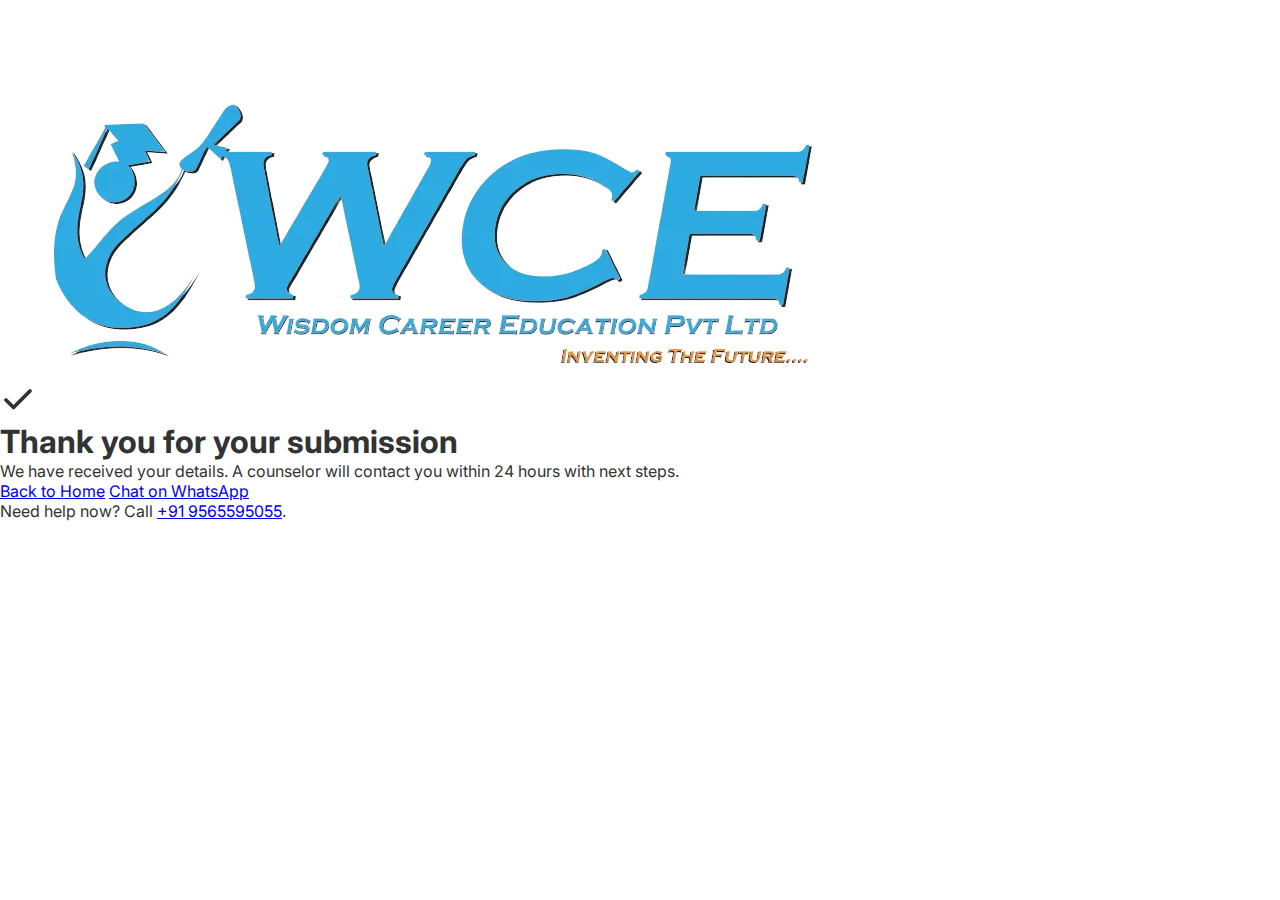
<file: thankyou.html>
<!DOCTYPE html>
<html lang="en">

<head>
    <meta charset="UTF-8">
    <meta name="viewport" content="width=device-width, initial-scale=1.0">
    <title>Thank You - WCE IELTS Preparation</title>

    <link rel="preload" href="style.css" as="style">
    <link rel="stylesheet" href="style.css">

    <link rel="preconnect" href="https://fonts.googleapis.com">
    <link rel="preconnect" href="https://fonts.gstatic.com" crossorigin>
    <link href="https://fonts.googleapis.com/css2?family=Inter:wght@300;400;500;600;700&display=swap" rel="stylesheet">
</head>

<body class="thankyou-body">
    <main class="thankyou-page">
        <div class="thankyou-blob thankyou-blob-one" aria-hidden="true"></div>
        <div class="thankyou-blob thankyou-blob-two" aria-hidden="true"></div>

        <div class="thankyou-card">
            <a href="index.html" class="thankyou-logo" aria-label="Back to home">
                <img src="public/images/logo.webp" alt="WCE - Wisdom Career Education">
            </a>

            <div class="thankyou-icon" aria-hidden="true">
                <svg width="36" height="36" viewBox="0 0 24 24" fill="none" stroke="currentColor" stroke-width="2.5" stroke-linecap="round" stroke-linejoin="round">
                    <path d="M20 6L9 17l-5-5"></path>
                </svg>
            </div>

            <h1>Thank you for your submission</h1>
            <p>We have received your details. A counselor will contact you within 24 hours with next steps.</p>

            <div class="thankyou-actions">
                <a class="thankyou-btn" href="index.html#contact">Back to Home</a>
                <a class="thankyou-btn secondary" href="https://wa.me/+919565595055" target="_blank" rel="noopener">Chat on WhatsApp</a>
            </div>

            <p class="thankyou-note">Need help now? Call <a href="tel:+919565595055">+91 9565595055</a>.</p>
        </div>
    </main>
</body>

</html>
</file>
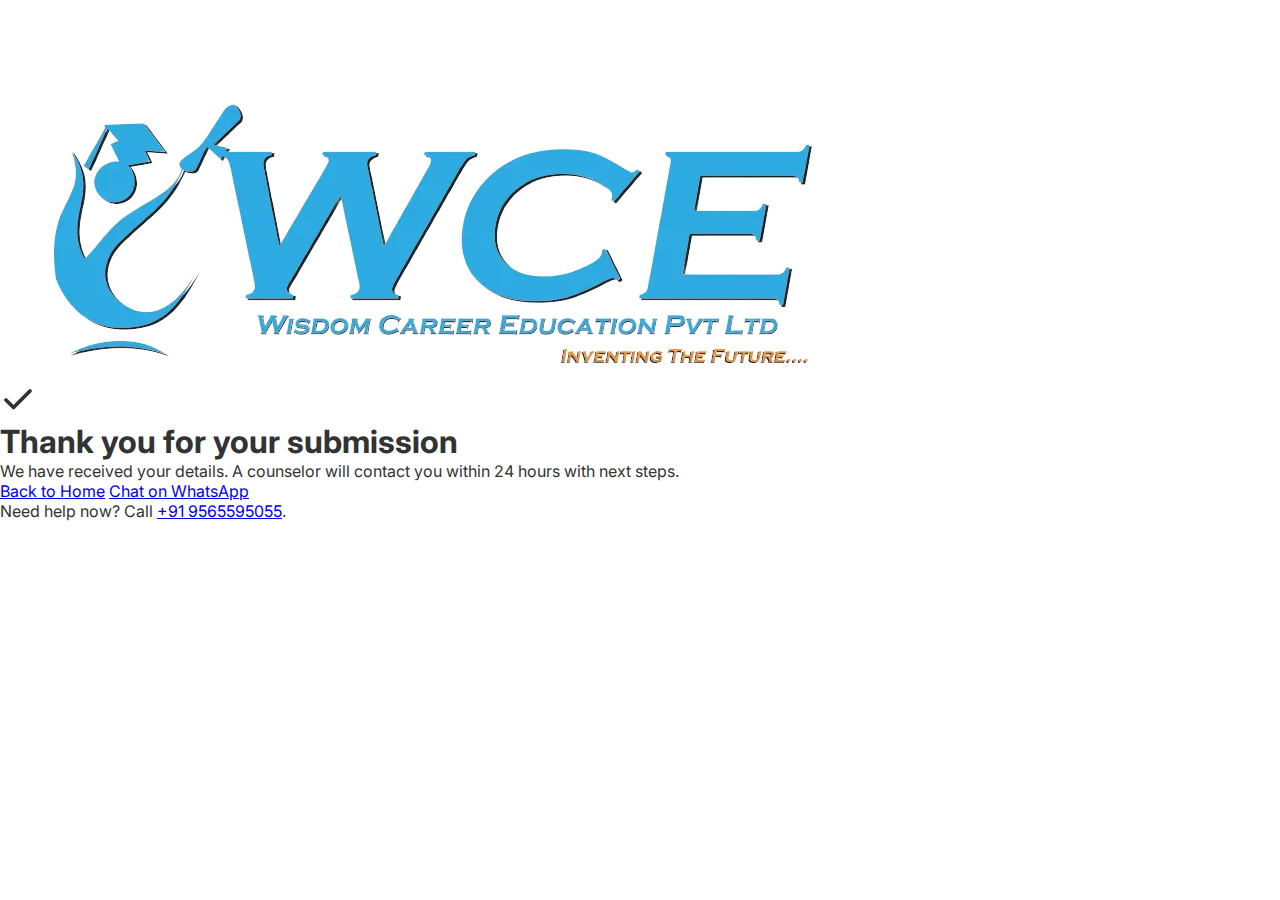
<file: germany/thankyou.html>
<!DOCTYPE html>
<html lang="en">

<head>
    <meta charset="UTF-8">
    <meta name="viewport" content="width=device-width, initial-scale=1.0">
    <title>Thank You - WCE Germany</title>

    <link rel="preload" href="../style.css" as="style">
    <link rel="stylesheet" href="../style.css">

    <link rel="preconnect" href="https://fonts.googleapis.com">
    <link rel="preconnect" href="https://fonts.gstatic.com" crossorigin>
    <link href="https://fonts.googleapis.com/css2?family=Inter:wght@300;400;500;600;700&display=swap" rel="stylesheet">
</head>

<body class="thankyou-body">
    <main class="thankyou-page">
        <div class="thankyou-blob thankyou-blob-one" aria-hidden="true"></div>
        <div class="thankyou-blob thankyou-blob-two" aria-hidden="true"></div>

        <div class="thankyou-card">
            <a href="index.html" class="thankyou-logo" aria-label="Back to home">
                <img src="../public/images/logo.webp" alt="WCE - Wisdom Career Education">
            </a>

            <div class="thankyou-icon" aria-hidden="true">
                <svg width="36" height="36" viewBox="0 0 24 24" fill="none" stroke="currentColor" stroke-width="2.5" stroke-linecap="round" stroke-linejoin="round">
                    <path d="M20 6L9 17l-5-5"></path>
                </svg>
            </div>

            <h1>Thank you for your submission</h1>
            <p>We have received your details. A counselor will contact you within 24 hours with next steps.</p>

            <div class="thankyou-actions">
                <a class="thankyou-btn" href="index.html#contact">Back to Home</a>
                <a class="thankyou-btn secondary" href="https://wa.me/+919565595055" target="_blank" rel="noopener">Chat on WhatsApp</a>
            </div>

            <p class="thankyou-note">Need help now? Call <a href="tel:+919565595055">+91 9565595055</a>.</p>
        </div>
    </main>
</body>

</html>
</file>
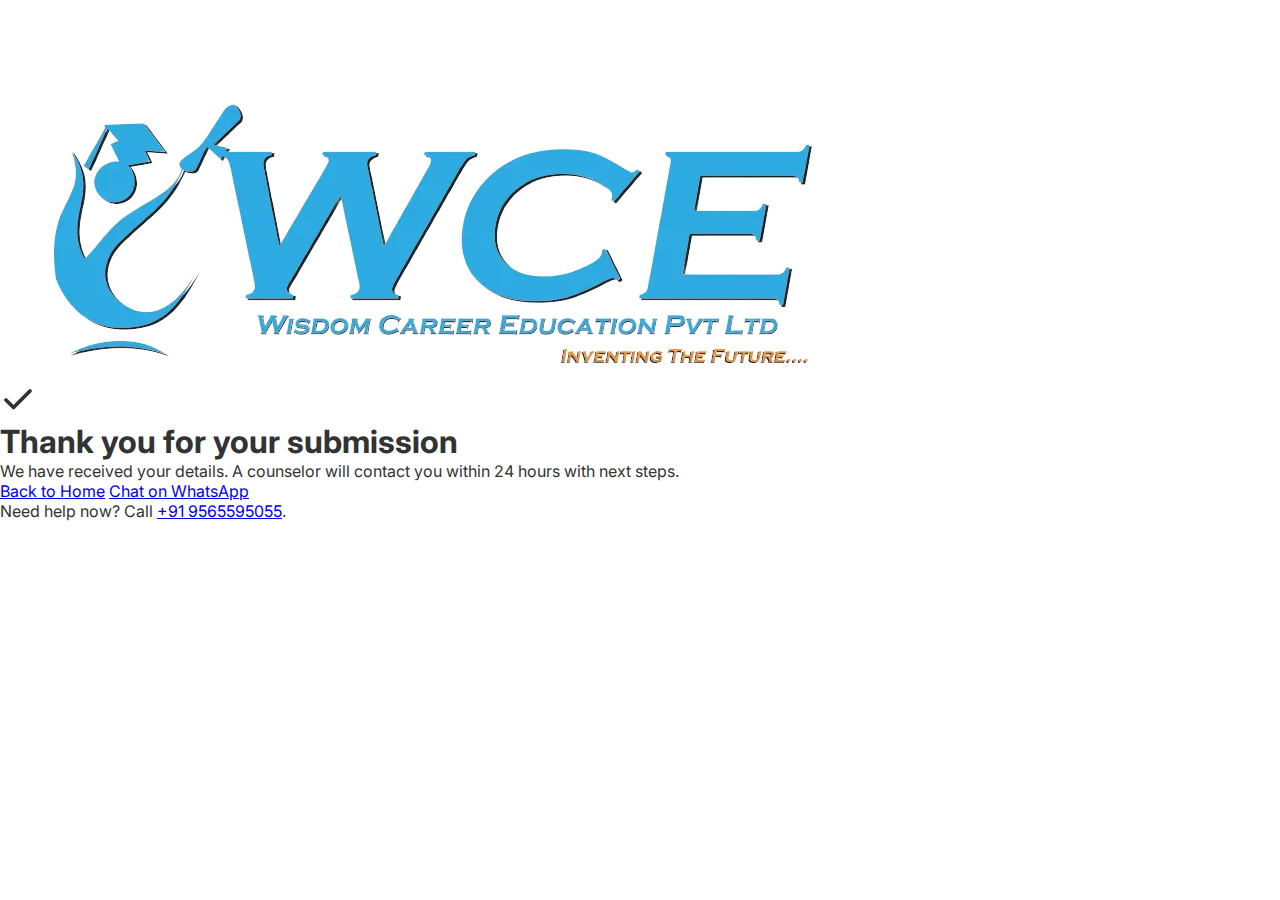
<file: italy/thankyou.html>
<!DOCTYPE html>
<html lang="en">

<head>
    <meta charset="UTF-8">
    <meta name="viewport" content="width=device-width, initial-scale=1.0">
    <title>Thank You - WCE Italy</title>

    <link rel="preload" href="../style.css" as="style">
    <link rel="stylesheet" href="../style.css">

    <link rel="preconnect" href="https://fonts.googleapis.com">
    <link rel="preconnect" href="https://fonts.gstatic.com" crossorigin>
    <link href="https://fonts.googleapis.com/css2?family=Inter:wght@300;400;500;600;700&display=swap" rel="stylesheet">
</head>

<body class="thankyou-body">
    <main class="thankyou-page">
        <div class="thankyou-blob thankyou-blob-one" aria-hidden="true"></div>
        <div class="thankyou-blob thankyou-blob-two" aria-hidden="true"></div>

        <div class="thankyou-card">
            <a href="index.html" class="thankyou-logo" aria-label="Back to home">
                <img src="../public/images/logo.webp" alt="WCE - Wisdom Career Education">
            </a>

            <div class="thankyou-icon" aria-hidden="true">
                <svg width="36" height="36" viewBox="0 0 24 24" fill="none" stroke="currentColor" stroke-width="2.5" stroke-linecap="round" stroke-linejoin="round">
                    <path d="M20 6L9 17l-5-5"></path>
                </svg>
            </div>

            <h1>Thank you for your submission</h1>
            <p>We have received your details. A counselor will contact you within 24 hours with next steps.</p>

            <div class="thankyou-actions">
                <a class="thankyou-btn" href="index.html#contact">Back to Home</a>
                <a class="thankyou-btn secondary" href="https://wa.me/+919565595055" target="_blank" rel="noopener">Chat on WhatsApp</a>
            </div>

            <p class="thankyou-note">Need help now? Call <a href="tel:+919565595055">+91 9565595055</a>.</p>
        </div>
    </main>
</body>

</html>
</file>
<file: style.css>
* {
  margin: 0;
  padding: 0;
  box-sizing: border-box;
  scroll-behavior: smooth;
}

body {
  font-family: 'Inter', -apple-system, BlinkMacSystemFont, 'Segoe UI', 'Roboto', 'Oxygen', 'Ubuntu', sans-serif;
  background: #ffffff;
  color: #333;
  margin: 0;
  padding: 0;
}

body.modal-open {
  overflow: hidden;
}

.header {
  background: rgba(245, 247, 250, 0.95);
  backdrop-filter: blur(10px);
  -webkit-backdrop-filter: blur(10px);
  padding: 1.25rem 2rem;
  position: fixed;
  top: 0;
  left: 0;
  right: 0;
  z-index: 1000;
  transition: all 0.3s cubic-bezier(0.4, 0, 0.2, 1);
  border-bottom: 1px solid rgba(0, 0, 0, 0.05);
  box-shadow: 0 2px 20px rgba(0, 0, 0, 0.08);
}

.header.scrolled {
  background: rgba(255, 255, 255, 0.95);
  box-shadow: 0 4px 30px rgba(0, 0, 0, 0.12);
  padding: 1rem 2rem;
}

/* Prevent layout shift */
body {
  padding-top: 90px;
}

body.header-scrolled {
  padding-top: 80px;
}

.nav-container {
  max-width: 1400px;
  margin: 0 auto;
  display: flex;
  align-items: center;
  justify-content: space-between;
  height: auto;
}

.logo-container a {
  display: flex;
  align-items: center;
  gap: 10px;
}

.logo-container span {
  color: #000 !important;
  font-size: 1.5rem;
  font-weight: bold;
}

.logo {
  display: flex;
  align-items: center;
  text-decoration: none;
  transition: all 0.3s ease;
}

.logo:hover {
  transform: scale(1.02);
}

.logo-img {
  height: 50px;
  width: auto;
  object-fit: contain;
}

.footer-logo-img {
  height: 60px;
  width: auto;
  object-fit: contain;
}

.nav-menu {
  display: flex;
  gap: 0.25rem;
  list-style: none;
  align-items: center;
  flex: 1;
  justify-content: center;
  margin: 0 2rem;
}

.nav-item {
  position: relative;
}

/* Desktop hover behavior */
@media (min-width: 1025px) {
  .nav-item.has-dropdown:hover .dropdown {
    opacity: 1;
    visibility: visible;
    transform: translateX(-50%) translateY(0);
    transition-delay: 0ms;
  }

  .nav-item.has-dropdown .dropdown {
    transition-delay: 150ms;
  }

  .nav-item.has-dropdown:hover .chevron {
    transform: rotate(180deg);
  }
}

.nav-link {
  display: flex;
  align-items: center;
  gap: 0.375rem;
  padding: 0.625rem 1rem;
  color: #333;
  text-decoration: none;
  font-size: 0.9375rem;
  font-weight: 500;
  border-radius: 8px;
  transition: all 0.2s ease;
  cursor: pointer;
  white-space: nowrap;
}

.nav-link:hover {
  color: #1E88E5;
  background: rgba(30, 136, 229, 0.08);
}

.chevron {
  width: 12px;
  height: 12px;
  transition: transform 0.2s;
}

.nav-item.active .chevron {
  transform: rotate(180deg);
}

.dropdown {
  position: absolute;
  top: calc(100% + 0.75rem);
  left: 50%;
  transform: translateX(-50%) translateY(-8px);
  background: #fff;
  border: 1px solid #e5e7eb;
  border-radius: 12px;
  padding: 1.25rem;
  min-width: 620px;
  opacity: 0;
  visibility: hidden;
  transition: all 0.25s cubic-bezier(0.4, 0, 0.2, 1);
  box-shadow: 0 10px 40px rgba(0, 0, 0, 0.12);
  z-index: 1001;
  pointer-events: none;
}

.dropdown.show,
.nav-item:hover .dropdown,
.nav-item.active .dropdown {
  pointer-events: auto;
}

.nav-item.active .dropdown {
  opacity: 1;
  visibility: visible;
  transform: translateX(-50%) translateY(0);
}

.dropdown-grid {
  display: grid;
  grid-template-columns: repeat(3, 1fr);
  gap: 0.75rem;
}

.dropdown-item {
  display: flex;
  align-items: flex-start;
  gap: 0.875rem;
  padding: 0.875rem;
  color: #555;
  text-decoration: none;
  border-radius: 10px;
  transition: all 0.2s ease;
  font-size: 0.875rem;
  border: 1px solid transparent;
}

.dropdown-item:hover {
  background: #f0f7ff;
  color: #1E88E5;
  border-color: rgba(30, 136, 229, 0.15);
  transform: translateY(-1px);
}

.dropdown-icon {
  width: 36px;
  height: 36px;
  display: flex;
  align-items: center;
  justify-content: center;
  background: linear-gradient(135deg, #1E88E5 0%, #1565C0 100%);
  border-radius: 8px;
  flex-shrink: 0;
  font-size: 0.875rem;
  color: #fff;
  overflow: hidden;
  box-shadow: 0 2px 8px rgba(30, 136, 229, 0.3);
}

.dropdown-icon i {
  font-size: 0.875rem;
}

.dropdown-icon.flag-icon {
  background: transparent;
  padding: 2px;
  border: 1px solid rgba(0, 0, 0, 0.1);
}

.dropdown-icon.flag-icon img {
  width: 100%;
  height: 100%;
  object-fit: cover;
  border-radius: 6px;
}

.dropdown-content {
  display: flex;
  flex-direction: column;
}

.dropdown-title {
  font-weight: 600;
  color: #1f2937;
  font-size: 0.875rem;
  line-height: 1.4;
}

.dropdown-description {
  font-size: 0.75rem;
  color: #6b7280;
  margin-top: 0.25rem;
  line-height: 1.4;
}

/* Mega Menu Styles */
.mega-menu .dropdown {
  min-width: 800px;
  max-width: 1000px;
}

.mega-dropdown {
  padding: 2rem;
}

.mega-content {
  display: grid;
  grid-template-columns: 1fr 1fr;
  gap: 3rem;
}

.mega-section {
  display: flex;
  flex-direction: column;
}

.mega-title {
  font-size: 1rem;
  font-weight: 700;
  color: #1f2937;
  margin-bottom: 1rem;
  padding-bottom: 0.5rem;
  border-bottom: 2px solid #e5e7eb;
}

.mega-grid {
  display: grid;
  grid-template-columns: repeat(2, 1fr);
  gap: 0.5rem;
}

.mega-grid .dropdown-item {
  padding: 0.5rem;
  font-size: 0.8rem;
}

.mega-grid .dropdown-icon {
  width: 28px;
  height: 28px;
  font-size: 0.75rem;
}

.mega-grid .dropdown-title {
  font-size: 0.8rem;
}

/* Mobile Menu Toggle */
.mobile-menu-toggle {
  display: none;
  flex-direction: column;
  cursor: pointer;
  padding: 0.5rem;
  z-index: 1002;
}

.mobile-menu-toggle span {
  width: 25px;
  height: 3px;
  background: #333;
  margin: 3px 0;
  transition: all 0.3s cubic-bezier(0.4, 0, 0.2, 1);
  border-radius: 2px;
}

.mobile-menu-toggle.active span:nth-child(1) {
  transform: rotate(45deg) translate(5px, 5px);
}

.mobile-menu-toggle.active span:nth-child(2) {
  opacity: 0;
}

.mobile-menu-toggle.active span:nth-child(3) {
  transform: rotate(-45deg) translate(7px, -6px);
}

/* Mobile Menu Overlay */
.mobile-overlay {
  position: fixed;
  top: 0;
  left: 0;
  right: 0;
  bottom: 0;
  background: rgba(0, 0, 0, 0.5);
  opacity: 0;
  visibility: hidden;
  transition: all 0.3s cubic-bezier(0.4, 0, 0.2, 1);
  z-index: 999;
}

.mobile-overlay.active {
  opacity: 1;
  visibility: visible;
}

/* Mobile Slide-in Menu */
.nav-menu.mobile-menu {
  position: fixed;
  top: 0;
  right: -100%;
  width: 320px;
  max-width: 85vw;
  height: 100vh;
  background: #fff;
  flex-direction: column;
  padding: 0;
  margin: 0;
  box-shadow: -4px 0 20px rgba(0, 0, 0, 0.15);
  transition: right 0.3s cubic-bezier(0.4, 0, 0.2, 1);
  z-index: 1001;
  overflow-y: auto;
  -webkit-overflow-scrolling: touch;
}

.nav-menu.mobile-menu.active {
  right: 0;
}

/* Mobile Menu Header */
.mobile-menu-header {
  display: flex;
  align-items: center;
  justify-content: space-between;
  padding: 1.5rem 1.5rem 1rem;
  width: 100%;
  /* border-bottom: 1px solid #e5e7eb; */
  /* background: #f8f9fa; */
}

.mobile-logo {
  height: 80px;
  width: auto;
  max-width: 180px;
  object-fit: contain;
  flex-shrink: 0;
}

.mobile-menu-close {
  background: none;
  border: none;
  font-size: 1.5rem;
  cursor: pointer;
  color: #666;
  padding: 0.5rem;
  border-radius: 50%;
  transition: all 0.2s ease;
}

.mobile-menu-close:hover {
  background: #e5e7eb;
  color: #333;
}

/* Mobile Navigation Items */
.nav-menu.mobile-menu .nav-item {
  width: 100%;
  border-bottom: 1px solid #f1f3f4;
}

.nav-menu.mobile-menu .nav-link {
  display: flex;
  align-items: center;
  justify-content: space-between;
  padding: 1rem 1.5rem;
  color: #333;
  font-weight: 600;
  font-size: 1rem;
  border-radius: 0;
  background: none;
  transition: all 0.2s ease;
}

.nav-menu.mobile-menu .nav-link:hover {
  background: #f8f9fa;
  color: #2196F3;
}

.nav-menu.mobile-menu .nav-item:not(.has-dropdown) .nav-link {
  border-left: 4px solid transparent;
}

.nav-menu.mobile-menu .nav-item:not(.has-dropdown) .nav-link:hover {
  border-left-color: #2196F3;
}

/* Mobile Accordion Dropdowns */
.nav-menu.mobile-menu .dropdown {
  position: static;
  transform: none;
  opacity: 1;
  visibility: visible;
  box-shadow: none;
  border: none;
  border-radius: 0;
  padding: 0;
  background: #f8f9fa;
  margin: 0;
  max-height: 0;
  overflow: hidden;
  transition: max-height 0.3s cubic-bezier(0.4, 0, 0.2, 1);
}

.nav-menu.mobile-menu .nav-item.active .dropdown {
  max-height: 500px;
}

.nav-menu.mobile-menu .nav-item.active .chevron {
  transform: rotate(180deg);
}

/* Mobile Dropdown Items */
.nav-menu.mobile-menu .dropdown-grid {
  display: block;
  padding: 0;
}

.nav-menu.mobile-menu .dropdown-item {
  display: flex;
  align-items: center;
  padding: 0.75rem 2rem;
  border: none;
  border-radius: 0;
  background: none;
  font-size: 0.9rem;
  color: #555;
  transition: all 0.2s ease;
  border-left: 4px solid transparent;
}

.nav-menu.mobile-menu .dropdown-item:hover {
  background: #fff;
  color: #1E88E5;
  border-left-color: #1E88E5;
}

.nav-menu.mobile-menu .dropdown-icon {
  width: 24px;
  height: 24px;
  font-size: 0.75rem;
  margin-right: 0.75rem;
}

.nav-menu.mobile-menu .dropdown-title {
  font-weight: 500;
  font-size: 0.9rem;
}

.nav-menu.mobile-menu .dropdown-description {
  display: none;
}

/* Mobile Mega Menu */
.nav-menu.mobile-menu .mega-dropdown {
  padding: 0;
}

.nav-menu.mobile-menu .mega-content {
  display: block;
}

.nav-menu.mobile-menu .mega-section {
  margin-bottom: 0;
}

.nav-menu.mobile-menu .mega-title {
  font-size: 0.85rem;
  font-weight: 700;
  color: #1E88E5;
  padding: 0.75rem 2rem 0.5rem;
  margin: 0;
  border-bottom: none;
  background: #f0f7ff;
}

.nav-menu.mobile-menu .mega-grid {
  display: block;
}

/* Mobile Auth Buttons */
.mobile-auth-buttons {
  padding: 1.5rem;
  border-top: 1px solid #e5e7eb;
  background: #f8f9fa;
  margin-top: auto;
}

.mobile-auth-buttons .btn {
  width: 100%;
  margin-bottom: 0.75rem;
  padding: 0.875rem;
  font-weight: 600;
}

.mobile-auth-buttons .btn:last-child {
  margin-bottom: 0;
}

/* Body scroll lock */
body.mobile-menu-open {
  overflow: hidden;
  position: fixed;
  width: 100%;
}


.btn {
  padding: 0.5rem 1rem;
  border-radius: 6px;
  font-size: 0.875rem;
  font-weight: 500;
  cursor: pointer;
  transition: all 0.2s;
  border: none;
  text-decoration: none;
}

.auth-buttons {
  display: flex;
  gap: 0.75rem;
  align-items: center;
}

.btn-sign-in {
  background: transparent;
  color: #333;
  border: 1.5px solid #ddd;
  transition: all 0.3s ease;
  padding: 0.625rem 1.25rem;
}

.btn-sign-in:hover {
  background: #fff;
  border-color: #1E88E5;
  color: #1E88E5;
}

.btn-get-started {
  background: #FF6B00;
  color: #fff;
  font-weight: 600;
  padding: 0.625rem 1.5rem;
  box-shadow: 0 2px 8px rgba(255, 107, 0, 0.3);
}

.btn-get-started:hover {
  background: #FF5722;
  transform: translateY(-1px);
  box-shadow: 0 4px 16px rgba(255, 107, 0, 0.4);
}

@media (max-width: 1200px) {
  .nav-menu {
    gap: 0.125rem;
  }

  .nav-link {
    padding: 0.5rem 0.75rem;
    font-size: 0.875rem;
  }

  .dropdown {
    min-width: 560px;
  }

  .mega-menu .dropdown {
    min-width: 700px;
  }

  .mega-content {
    gap: 2rem;
  }
}

@media (max-width: 1024px) {
  .nav-menu:not(.mobile-menu) {
    display: none;
  }

  .mobile-menu-toggle {
    display: flex;
  }

  .header {
    position: fixed;
    top: 0;
    left: 0;
    right: 0;
    z-index: 1000;
    padding: 0.75rem 1.5rem;
  }

  .header.scrolled {
    padding: 0.625rem 1.5rem;
  }

  .logo-img {
    height: 38px;
  }

  .nav-container {
    gap: 1rem;
  }

  .auth-buttons {
    display: none;
  }

  body {
    padding-top: 70px;
  }

  body.header-scrolled {
    padding-top: 60px;
  }
}

@media (max-width: 768px) {
  .nav-menu.mobile-menu {
    width: 280px;
  }

  .header {
    position: fixed;
    top: 0;
    left: 0;
    right: 0;
    z-index: 1000;
    padding: 0.75rem 1rem;
  }

  .header.scrolled {
    padding: 0.625rem 1rem;
  }

  .logo-img {
    height: 35px;
  }

  .nav-container {
    gap: 0.75rem;
  }

  .mobile-menu-toggle {
    padding: 0.375rem;
  }

  .mobile-logo {
    height: 35px;
    max-width: 150px;
  }

  .mobile-menu-header {
    padding: 1.25rem 1.25rem 0.875rem;
  }

  body {
    padding-top: 65px;
  }

  body.header-scrolled {
    padding-top: 55px;
  }
}

@media (max-width: 480px) {
  .nav-menu.mobile-menu {
    width: 100%;
    max-width: 100vw;
  }

  .nav-container {
    padding: 0 0.5rem;
    gap: 0.5rem;
  }

  .logo-container a {
    gap: 5px;
  }

  .logo-img {
    height: 40px;
  }

  .header {
    position: fixed;
    top: 0;
    left: 0;
    right: 0;
    z-index: 1000;
    padding: 0.625rem 0.75rem;
  }

  .header.scrolled {
    padding: 1.5rem 0.75rem;
  }

  .mobile-menu-toggle {
    padding: 0.25rem;
  }

  .mobile-logo {
    height: 100%;
    max-width: 140px;
  }

  .mobile-menu-header {
    padding: 1rem 1rem 0.75rem;
  }

  body {
    padding-top: 60px;
  }

  body.header-scrolled {
    padding-top: 50px;
  }
}

/* Hero Section */
.hero {
  position: relative;
  width: 100%;
  height: 120vh;
  min-height: 700px;
  overflow: hidden;
  display: flex;
  align-items: center;
  justify-content: center;
}

.hero-video-container {
  position: absolute;
  top: 0;
  left: 0;
  width: 100%;
  height: 100%;
  z-index: 1;
}

.hero-video {
  width: 100%;
  height: 100%;
  object-fit: cover;
}

.hero-video-overlay {
  position: absolute;
  top: 0;
  left: 0;
  width: 100%;
  height: 100%;
  background: linear-gradient(135deg, rgba(0, 0, 0, 0.7) 0%, rgba(0, 0, 0, 0.5) 100%);
  z-index: 2;
}

.hero-content-wrapper {
  position: relative;
  z-index: 3;
  width: 100%;
  height: 100%;
  display: flex;
  align-items: center;
  justify-content: flex-start;
  padding: 2rem 5%;
  max-width: 1400px;
  margin: 0 auto;
}

.hero-layout {
  display: grid;
  grid-template-columns: 1fr 1fr;
  gap: 3rem;
  width: 100%;
  align-items: center;
}

.hero-content {
  max-width: 100%;
  text-align: left;
  color: #ffffff;
}

.hero-title {
  font-size: 3.5rem;
  font-weight: 700;
  margin-bottom: 1.5rem;
  line-height: 1.2;
  text-shadow: 0 2px 20px rgba(0, 0, 0, 0.3);
}

.hero-subheadline {
  font-size: 1.5rem;
  line-height: 1.6;
  margin-bottom: 1rem;
  opacity: 0.98;
  text-shadow: 0 1px 10px rgba(0, 0, 0, 0.2);
  font-weight: 600;
}

.hero-description {
  font-size: 1.125rem;
  line-height: 1.7;
  margin-bottom: 2rem;
  opacity: 0.9;
  text-shadow: 0 1px 10px rgba(0, 0, 0, 0.2);
}

.hero-cta {
  margin-top: 2rem;
  display: flex;
  gap: 1rem;
  flex-wrap: wrap;
}

.btn-hero-primary {
  display: inline-block;
  padding: 1rem 2.5rem;
  background: #FF6B00;
  color: #ffffff;
  font-size: 1.1rem;
  font-weight: 600;
  border-radius: 50px;
  text-decoration: none;
  transition: all 0.3s ease;
  box-shadow: 0 4px 15px rgba(255, 107, 0, 0.4);
  animation: pulse 2s infinite;
}

@keyframes pulse {
  0% {
    transform: scale(1);
    box-shadow: 0 4px 15px rgba(255, 107, 0, 0.4);
  }

  50% {
    transform: scale(1.05);
    box-shadow: 0 6px 25px rgba(255, 107, 0, 0.6);
  }

  100% {
    transform: scale(1);
    box-shadow: 0 4px 15px rgba(255, 107, 0, 0.4);
  }
}

.btn-hero-primary:hover {
  background: #FF5722;
  transform: translateY(-2px) scale(1.05);
  box-shadow: 0 6px 20px rgba(255, 107, 0, 0.5);
  animation: none;
}

.btn-hero-secondary {
  display: inline-block;
  padding: 1rem 2.5rem;
  background: transparent;
  color: #ffffff;
  font-size: 1.1rem;
  font-weight: 600;
  border-radius: 50px;
  text-decoration: none;
  transition: all 0.3s ease;
  border: 2px solid #ffffff;
  box-shadow: 0 4px 15px rgba(255, 255, 255, 0.2);
}

.btn-hero-secondary:hover {
  background: rgba(255, 255, 255, 0.1);
  transform: translateY(-2px);
  box-shadow: 0 6px 20px rgba(255, 255, 255, 0.3);
}

/* Hero Form Wrapper */
.hero-form-wrapper {
  width: 100%;
  margin: 2rem 0 1rem 0;
}

.hero-form-wrapper .apply-form-wrapper {
  background: rgba(255, 255, 255, 0.95);
  backdrop-filter: blur(10px);
}

.hero-form-wrapper .apply-form-header h2 {
  color: #1f2937;
}

.hero-form-wrapper .apply-form-header p {
  color: #6b7280;
}

/* Brand variables */
:root {
  --royal-blue: #0056b3;
  --royal-blue-600: #004a9a;
}

/* Hero background fallback and flags/urgency styles */
.hero {
  background-image: url('public/images/hero-poster.webp');
  background-size: cover;
  background-position: center;
}
.hero-bg {
  position: absolute;
  inset: 0;
  background: rgba(0,0,0,0.35);
  z-index: 1;
}
.hero-content-wrapper { z-index: 3; }
.hero-topline { display:flex; gap:8px; align-items:center; margin-bottom:0.75rem; }
.flag-icon { width:28px; height:18px; object-fit:cover; border-radius:3px; border:1px solid rgba(255,255,255,0.2); }
.btn-hero-primary { background: var(--royal-blue); box-shadow: 0 6px 22px rgba(0,86,179,0.22); }
.btn-hero-primary:hover { background: var(--royal-blue-600); }
.urgency { margin-left:0.75rem; font-size:0.9rem; background: rgba(255,255,255,0.08); padding:6px 10px; border-radius:20px; display:inline-flex; gap:8px; align-items:center; }
.urgency i { color: #fff; }
.urgency-inline { margin-left:8px; font-size:0.85rem; display:inline-flex; gap:8px; align-items:center; }

/* Apply form tweaks to match brand */
.apply-form-wrapper { border-radius: 16px; }
.form-submit-btn { background: var(--royal-blue); box-shadow: 0 6px 20px rgba(0,86,179,0.18); }
.form-submit-btn:hover { background: var(--royal-blue-600); }

/* Highlights grid */
.highlights-grid { display:grid; grid-template-columns: repeat(3, minmax(0, 1fr)); gap:1.5rem; margin-top:2rem; margin-bottom: 2rem; }
.highlight-card { background: #ffffff; padding: 2.5rem; border-radius: 20px; border: 1px solid #e5e7eb; transition: all 0.3s ease; box-shadow: 0 2px 8px rgba(0, 0, 0, 0.05); display: flex; flex-direction: column; align-items: center; text-align: center; height: 100%; }
.highlight-card:hover { transform: translateY(-6px); box-shadow: 0 12px 32px rgba(0, 86, 179, 0.15); border-color: var(--royal-blue); }
.highlight-icon { width: 70px; height: 70px; background: linear-gradient(135deg, var(--royal-blue) 0%, var(--royal-blue-600) 100%); border-radius: 16px; display: flex; align-items: center; justify-content: center; color: #ffffff; font-size: 2rem; margin-bottom: 1.5rem; }
.highlight-card h3 { margin-bottom: 1rem; color: #1f2937; font-size: 1.1rem; font-weight: 700; }
.highlight-card p { font-size: 0.95rem; color: #6b7280; line-height: 1.6; margin: 0; }

.about-intro { max-width: 900px; margin: 0 auto 2rem; font-size: 1.05rem; line-height: 1.8; color: #4b5563; }

/* Study areas */
.areas-grid { display:grid; grid-template-columns: repeat(6, minmax(0, 1fr)); gap:1.5rem; margin-top:2rem; margin-bottom: 2rem; }
.area-card { background: #ffffff; padding: 2.5rem; border-radius: 20px; border: 1px solid #e5e7eb; transition: all 0.3s ease; box-shadow: 0 2px 8px rgba(0, 0, 0, 0.05); display: flex; flex-direction: column; height: 100%; }
.area-card { grid-column: span 2; }
.area-card.area-card-wide { grid-column: span 3; }
.area-card:hover { transform: translateY(-6px); box-shadow: 0 12px 32px rgba(0, 86, 179, 0.15); border-color: var(--royal-blue); }
.area-icon { width: 70px; height: 70px; background: linear-gradient(135deg, var(--royal-blue) 0%, var(--royal-blue-600) 100%); border-radius: 16px; display: flex; align-items: center; justify-content: center; color: #ffffff; font-size: 2rem; margin-bottom: 1.5rem; }
.area-card h4 { margin-bottom: 1rem; color: #1f2937; font-size: 1.25rem; font-weight: 700; }
.area-card p { font-size: 1rem; color: #6b7280; line-height: 1.6; margin: 0; }

/* WCE Advantage */
.advantage-grid { display:grid; grid-template-columns: repeat(auto-fit, minmax(260px, 1fr)); gap:1.5rem; margin-top:2rem; margin-bottom: 1rem; }
.advantage-card { background: #ffffff; padding: 2rem; border-radius: 18px; border: 1px solid #e5e7eb; box-shadow: 0 2px 8px rgba(0, 0, 0, 0.05); transition: all 0.3s ease; height: 100%; text-align: left; }
.advantage-card:hover { transform: translateY(-6px); box-shadow: 0 12px 32px rgba(0, 86, 179, 0.15); border-color: var(--royal-blue); }
.advantage-icon { width: 60px; height: 60px; background: linear-gradient(135deg, var(--royal-blue) 0%, var(--royal-blue-600) 100%); border-radius: 14px; display: flex; align-items: center; justify-content: center; color: #ffffff; font-size: 1.6rem; margin-bottom: 1.25rem; }
.advantage-card h3 { margin-bottom: 0.75rem; font-size: 1.15rem; font-weight: 700; color: #1f2937; }
.advantage-card p { margin: 0; font-size: 0.98rem; color: #6b7280; line-height: 1.6; }

/* Contact Section */
.contact-section { background: #f7f9fc; padding: 60px 5%; }
.section-subtitle { margin-top: 0.5rem; color: #6b7280; font-size: 1rem; }
.contact-grid { display: grid; grid-template-columns: 1.1fr 1fr; gap: 2rem; align-items: start; }
.contact-content h3 { font-size: 1.5rem; color: #1f2937; margin-bottom: 0.75rem; }
.contact-content p { color: #6b7280; line-height: 1.7; margin-bottom: 1.25rem; }
.contact-points { list-style: none; padding: 0; margin: 0; display: grid; gap: 0.75rem; }
.contact-points li { display: flex; gap: 0.75rem; align-items: center; color: #1f2937; }
.contact-points i { color: var(--royal-blue); }
.contact-form-card { background: #ffffff; padding: 2rem; border-radius: 18px; border: 1px solid #e5e7eb; box-shadow: 0 2px 8px rgba(0,0,0,0.05); }

/* Enrollment Section */
.enrollment-section { padding: 70px 5%; background: #ffffff; }
.industry-marquee { margin-top: 1.5rem; margin-bottom: 2rem; overflow: hidden; background: #f8fafc; border: 1px solid #e5e7eb; border-radius: 14px; }
.marquee-track { display: flex; gap: 1rem; padding: 0.85rem 1rem; width: max-content; animation: marqueeScroll 18s linear infinite; }
.marquee-item { white-space: nowrap; background: #ffffff; border: 1px solid #e5e7eb; border-radius: 999px; padding: 0.4rem 0.9rem; font-size: 0.9rem; color: #1f2937; box-shadow: 0 2px 6px rgba(0,0,0,0.05); }
.enrollment-grid { display: grid; grid-template-columns: repeat(auto-fit, minmax(220px, 1fr)); gap: 1.5rem; margin-top: 2rem; }
.enrollment-card { background: #f8fafc; border: 1px solid #e5e7eb; border-radius: 18px; padding: 2rem; text-align: left; position: relative; overflow: hidden; box-shadow: 0 6px 18px rgba(0,0,0,0.05); }
.enrollment-card::after { content: ""; position: absolute; top: -40px; right: -40px; width: 120px; height: 120px; background: rgba(0,86,179,0.08); border-radius: 50%; }
.enrollment-stat { font-size: 2rem; font-weight: 800; color: var(--royal-blue); margin-bottom: 0.5rem; }
.enrollment-label { font-size: 1.05rem; font-weight: 600; color: #111827; margin-bottom: 0.35rem; }
.enrollment-meta { font-size: 0.92rem; color: #6b7280; }

@keyframes marqueeScroll {
  0% { transform: translateX(0); }
  100% { transform: translateX(-50%); }
}

.seats-urgency { margin-top: 1.5rem; padding: 1rem 1.25rem; background: #ffffff; border: 1px solid #e5e7eb; border-radius: 14px; box-shadow: 0 2px 8px rgba(0,0,0,0.05); }
.seats-label { font-weight: 700; color: #1f2937; display: flex; align-items: center; gap: 0.5rem; margin-bottom: 0.75rem; }
.seats-label i { color: var(--royal-blue); }
.seats-bar { width: 100%; height: 10px; background: #e5e7eb; border-radius: 999px; overflow: hidden; position: relative; }
.seats-fill { display: block; height: 100%; width: 78%; background: linear-gradient(90deg, var(--royal-blue), #2f80ed); border-radius: 999px; animation: seatsPulse 1.6s ease-in-out infinite; }
.seats-meta { margin-top: 0.65rem; font-size: 0.9rem; color: #6b7280; }

@keyframes seatsPulse {
  0% { transform: scaleX(0.92); opacity: 0.7; }
  50% { transform: scaleX(1); opacity: 1; }
  100% { transform: scaleX(0.92); opacity: 0.7; }
}


/* Sticky footer CTA */
:root { --sticky-footer-height: 100px; }
body { padding-bottom: var(--sticky-footer-height); }
.sticky-footer-cta { position:fixed; left:0; right:0; bottom:0; background:var(--royal-blue); color:#fff; z-index:1200; box-shadow:0 -6px 30px rgba(0,0,0,0.18); height:auto; min-height:70px; }
.sticky-footer-cta .sticky-inner { display:flex; align-items:center; justify-content:space-between; padding:12px 5%; max-width:1400px; margin:0 auto; }
.sticky-footer-cta h3 { margin:0; font-size:1.1rem; }
.sticky-footer-cta p { margin:0.25rem 0 0 0; }
.sticky-footer-cta .sticky-phone-link { color: #fff7cc; text-decoration: underline; font-weight: 600; }
.sticky-footer-cta a.btn { background:#fff; color:var(--royal-blue); padding:10px 16px; border-radius:8px; text-decoration:none; font-weight:600; }
.sticky-footer-cta small { display:block; margin-top:6px; opacity:0.9; }

/* Mobile adjustments: increase spacer to match stacked footer height and add section padding to avoid overlap */
@media (max-width: 768px) {
  :root { --sticky-footer-height: 180px; }
  .hero-layout { grid-template-columns: 1fr; }
  .sticky-footer-cta .sticky-inner { flex-direction:column; gap:8px; align-items:flex-start; }
  /* Ensure the WCE Advantage and other bottom sections have extra breathing room */
  .wce-advantage, .study-areas, .about-section { padding-bottom: 1.25rem; }
  .advantage-grid { grid-template-columns: 1fr; margin-bottom: 1rem; }
  .highlights-grid { grid-template-columns: 1fr; }
  .areas-grid { grid-template-columns: 1fr; }
  .area-card, .area-card.area-card-wide { grid-column: auto; }
  .contact-grid { grid-template-columns: 1fr; }

  .contact-modal-dialog {
    padding: 1.25rem;
    width: 92vw;
    border-radius: 16px;
  }

  .contact-modal .form-input-wrapper input,
  .contact-modal .form-input-wrapper select {
    font-size: 0.95rem;
  }

  .contact-modal .form-submit-btn {
    width: 100%;
  }

  .enrollment-section { padding: 50px 5%; }
  .industry-marquee { margin-top: 1rem; margin-bottom: 1.5rem; }
  .marquee-track { gap: 0.75rem; padding: 0.75rem 0.75rem; animation-duration: 24s; }
  .enrollment-grid { grid-template-columns: 1fr; margin-top: 1.25rem; }
  .enrollment-card { padding: 1.25rem; text-align: center; }
  .enrollment-card::after { width: 90px; height: 90px; top: -30px; right: -30px; }
  .enrollment-stat { font-size: 1.5rem; }
  .enrollment-label { font-size: 1rem; }
  .enrollment-meta { font-size: 0.88rem; }
}
 

/* Hero Cards - moved to stats section */
.hero-cards-container {
  display: none;
  /* Hide in hero, will show in stats section */
}

.info-cards-container {
  display: grid;
  grid-template-columns: repeat(auto-fit, minmax(300px, 1fr));
  gap: 2rem;
  margin-bottom: 3rem;
  padding: 0 2rem;
  max-width: 1200px;
  margin-left: auto;
  margin-right: auto;
}

.info-card {
  background: #ffffff;
  border-radius: 16px;
  padding: 2rem;
  box-shadow: 0 4px 20px rgba(0, 0, 0, 0.1);
  transition: all 0.3s ease;
}

.info-card:hover {
  transform: translateY(-5px);
  box-shadow: 0 8px 30px rgba(0, 0, 0, 0.15);
}

.info-card .icon {
  width: 48px;
  height: 48px;
  display: flex;
  align-items: center;
  justify-content: center;
  margin-bottom: 1.5rem;
  background: rgba(30, 136, 229, 0.1);
  border-radius: 12px;
}

.info-card .icon svg {
  width: 24px;
  height: 24px;
}

.info-card .title {
  font-size: 1.5rem;
  font-weight: 700;
  color: #1f2937;
  margin-bottom: 0.75rem;
}

.info-card .subtitle {
  font-size: 0.9375rem;
  color: #6b7280;
  line-height: 1.6;
  margin-bottom: 1.5rem;
}

.info-card .linkMore {
  display: inline-flex;
  align-items: center;
  gap: 0.5rem;
  color: #072713;
  font-weight: 600;
  text-decoration: none;
  transition: all 0.3s ease;
}

.info-card .linkMore:hover {
  gap: 0.75rem;
  color: #1E88E5;
}

.info-card .linkMore svg {
  width: 16px;
  height: 16px;
  transition: transform 0.3s ease;
}

.info-card .linkMore:hover svg {
  transform: translateX(4px);
}

/* Logo Carousel Section */
.logo-carousel-section {
  background: #f8f9fa;
  padding: 40px 0;
  position: relative;
  overflow: hidden;
}

.logo-carousel-section .carousel-title {
  color: #1f2937;
}

.carousel-title {
  text-align: center;
  font-size: 2.2rem;
  font-weight: 700;
  color: #1f2937;
  margin-bottom: 1.5rem;
  line-height: 1.3;
}

.logo-carousel-wrapper {
  position: relative;
  width: 100%;
  overflow: hidden;
  mask: linear-gradient(to right,
      transparent 0%,
      black 10%,
      black 90%,
      transparent 100%);
  -webkit-mask: linear-gradient(to right,
      transparent 0%,
      black 10%,
      black 90%,
      transparent 100%);
}

.logo-carousel {
  width: 100%;
  overflow: hidden;
}

.logo-track {
  display: flex;
  align-items: center;
  gap: 4rem;
  animation: scroll-logos 60s linear infinite;
  width: max-content;
}

/* Pause animation on hover for desktop */
.logo-carousel-wrapper:hover .logo-track {
  animation-play-state: paused;
}

.logo-item {
  flex-shrink: 0;
  display: flex;
  align-items: center;
  justify-content: center;
  height: 80px;
  padding: 1rem 1.5rem;
  transition: all 0.3s ease;
  background: #ffffff;
  border-radius: 12px;
  border: 1px solid #e5e7eb;
  box-shadow: 0 2px 8px rgba(0, 0, 0, 0.04);
}

.logo-item img {
  max-height: 100%;
  width: auto;
  max-width: 180px;
  object-fit: contain;
  filter: grayscale(100%) opacity(0.6);
  transition: all 0.3s ease;
}

.logo-item:hover {
  box-shadow: 0 4px 12px rgba(0, 0, 0, 0.08);
  transform: translateY(-2px);
}

.logo-item:hover img {
  filter: grayscale(0%) opacity(1);
  transform: scale(1.05);
}

/* Fade gradients for polish */
.carousel-fade {
  position: absolute;
  top: 0;
  bottom: 0;
  width: 120px;
  pointer-events: none;
  z-index: 2;
}

.carousel-fade-left {
  left: 0;
  background: linear-gradient(to right, #f8f9fa, transparent);
}

.carousel-fade-right {
  right: 0;
  background: linear-gradient(to left, #f8f9fa, transparent);
}

/* Infinite scroll animation */
@keyframes scroll-logos {
  0% {
    transform: translateX(0);
  }

  100% {
    transform: translateX(-50%);
  }
}

/* About WCE Section */

.about-section {
  padding: 60px 5%;
  background: #ffffff;
}

.container {
  max-width: 1200px;
  margin: 0 auto;
}

/* Header */
.about-header {
  text-align: left;
  margin-bottom: 60px;
}

.year-badge {
  display: inline-block;
  padding: 8px 20px;
  background: #f0f7ff;
  color: #1E88E5;
  border-radius: 50px;
  font-size: 0.875rem;
  font-weight: 600;
  letter-spacing: 0.5px;
  margin-bottom: 24px;
}

.main-title {
  font-size: 3rem;
  font-weight: 700;
  color: #1a1a1a;
  margin-bottom: 24px;
  line-height: 1.2;
  text-align: left;
}

.subtitle {
  font-size: 1.25rem;
  color: #6b7280;
  max-width: 100%;
  margin: 0;
  line-height: 1.7;
  text-align: left;
}

/* Stats Grid */
.stats-grid {
  display: grid;
  grid-template-columns: repeat(3, 1fr);
  gap: 40px;
  margin: 40px 0;
  padding: 30px 0;
  border-top: 1px solid #e5e7eb;
  border-bottom: 1px solid #e5e7eb;
  max-width: 1000px;
}

.stat-item {
  text-align: center;
}

.stat-number {
  font-size: 3rem;
  font-weight: 700;
  color: #1E88E5;
  margin-bottom: 8px;
  line-height: 1;
}

.stat-label {
  font-size: 1rem;
  color: #6b7280;
  font-weight: 500;
}

/* Services Grid */
.services-grid {
  display: grid;
  grid-template-columns: repeat(3, 1fr);
  gap: 32px;
}

.service-card {
  background: #ffffff;
  padding: 40px 32px;
  border-radius: 12px;
  border: 1px solid #e5e7eb;
  transition: all 0.3s ease;
  position: relative;
}

.service-card::before {
  content: '';
  position: absolute;
  top: 0;
  left: 0;
  width: 100%;
  height: 4px;
  background: linear-gradient(90deg, #1E88E5, #64B5F6);
  border-radius: 12px 12px 0 0;
  opacity: 0;
  transition: opacity 0.3s ease;
}

.service-card:hover {
  border-color: #1E88E5;
  box-shadow: 0 8px 24px rgba(30, 136, 229, 0.12);
  transform: translateY(-4px);
}

.service-card:hover::before {
  opacity: 1;
}

.service-icon {
  width: 56px;
  height: 56px;
  background: #f0f7ff;
  border-radius: 12px;
  display: flex;
  align-items: center;
  justify-content: center;
  margin-bottom: 24px;
}

.service-icon svg {
  width: 28px;
  height: 28px;
}

.service-title {
  font-size: 1.375rem;
  font-weight: 600;
  color: #1a1a1a;
  margin-bottom: 12px;
}

.service-description {
  font-size: 1rem;
  color: #6b7280;
  line-height: 1.6;
}

/* Responsive */
@media (max-width: 1024px) {
  .services-grid {
    grid-template-columns: 1fr;
    gap: 24px;
  }

  .stats-grid {
    gap: 32px;
  }
}

@media (max-width: 768px) {
  .about-section {
    padding: 40px 5%;
  }

  .about-header {
    margin-bottom: 50px;
  }

  .main-title {
    font-size: 2.25rem;
  }

  .subtitle {
    font-size: 1.125rem;
  }

  .about-content-wrapper {
    grid-template-columns: 1fr;
    gap: 2.5rem;
    margin-bottom: 30px;
  }

  .about-content {
    margin-bottom: 0;
  }

  /* Team Image Responsive */
  .team-image-full {
    height: 450px;
    object-fit: contain;
    background: #f8f9fa;
  }

  .about-content-below p {
    font-size: 1rem;
  }

  .about-content-below .subtitle {
    font-size: 1.125rem;
  }

  .about-content p {
    font-size: 1rem;
  }

  .stats-grid {
    grid-template-columns: 1fr;
    gap: 32px;
    padding: 20px 0;
  }

  .stat-number {
    font-size: 2.5rem;
  }
}

@media (max-width: 480px) {
  .about-section {
    padding: 30px 1rem;
  }

  .main-title {
    font-size: 2rem;
  }

  .about-header {
    margin-bottom: 40px;
  }

  .main-title {
    font-size: 2rem;
  }

  .subtitle {
    font-size: 1rem;
  }

  /* Team Image Mobile */
  .team-image-full {
    height: 280px;
    border-radius: 12px;
    object-fit: contain;
    background: #f8f9fa;
  }

  .about-content-below {
    padding: 0 1rem;
  }

  .about-content-below p {
    font-size: 0.9rem;
    line-height: 1.3 !important;
  }

  .about-content-below .subtitle {
    font-size: 1rem;
    line-height: 1.2;
  }

  .about-content-wrapper {
    grid-template-columns: 1fr;
    gap: 2rem;
    margin-bottom: 50px;
  }

  .about-content {
    margin-bottom: 0;
  }

  .about-content p {
    font-size: 0.9375rem;
  }

  .stats-grid {
    margin-bottom: 60px;
  }

  .service-card {
    padding: 32px 24px;
  }

  .hero-cta {
    justify-content: center;
    align-items: center;
  }
}

/* Partners Section */
.partners-section {
  padding: 50px 5%;
  background: #ffffff;
}

.internships-section {
  background: #f8f9fa;
}

.section-header {
  text-align: center;
  margin-bottom: 2rem;
}

.section-title {
  font-size: 2.5rem;
  font-weight: 700;
  color: #1f2937;
  margin-bottom: 1rem;
}

.section-subtitle {
  font-size: 1.25rem;
  color: #6b7280;
  font-style: italic;
  margin-bottom: 1rem;
}

.section-description {
  font-size: 1.125rem;
  color: #6b7280;
  line-height: 1.7;
  max-width: 800px;
  margin: 0 auto;
}

.partners-grid {
  display: grid;
  grid-template-columns: repeat(auto-fit, minmax(280px, 1fr));
  gap: 2rem;
  max-width: 1200px;
  margin: 0 auto;
}

.partner-card {
  background: #ffffff;
  padding: 2rem;
  border-radius: 16px;
  border: 1px solid #e5e7eb;
  transition: all 0.3s ease;
  text-align: center;
  box-shadow: 0 2px 8px rgba(0, 0, 0, 0.05);
}

.partner-card:hover {
  transform: translateY(-4px);
  box-shadow: 0 8px 24px rgba(30, 136, 229, 0.15);
  border-color: #1E88E5;
}

.partner-icon {
  width: 60px;
  height: 60px;
  background: linear-gradient(135deg, #1E88E5 0%, #1565C0 100%);
  border-radius: 12px;
  display: flex;
  align-items: center;
  justify-content: center;
  margin: 0 auto 1rem;
  color: #ffffff;
  font-size: 1.5rem;
}

.partner-name {
  font-size: 1.125rem;
  font-weight: 600;
  color: #1f2937;
  line-height: 1.5;
}

/* Expertise Section */
.expertise-section {
  padding: 50px 5%;
  background: #ffffff;
}

.expertise-grid {
  display: grid;
  grid-template-columns: repeat(2, 1fr);
  gap: 2.5rem;
  max-width: 1200px;
  margin: 0 auto;
}

@media (max-width: 768px) {
  .expertise-grid {
    grid-template-columns: 1fr;
  }
}

@media (max-width: 768px) {
  .faq-section {
    padding: 30px 5%;
  }
}

@media (max-width: 480px) {
  .faq-section {
    padding: 20px 1rem;
  }
}

.expertise-card {
  background: #ffffff;
  padding: 2.5rem;
  border-radius: 20px;
  border: 1px solid #e5e7eb;
  transition: all 0.3s ease;
  box-shadow: 0 2px 8px rgba(0, 0, 0, 0.05);
  display: flex;
  flex-direction: column;
  height: 100%;
}

.expertise-card:hover {
  transform: translateY(-6px);
  box-shadow: 0 12px 32px rgba(30, 136, 229, 0.15);
  border-color: #1E88E5;
}

.expertise-icon {
  width: 70px;
  height: 70px;
  background: linear-gradient(135deg, #1E88E5 0%, #1565C0 100%);
  border-radius: 16px;
  display: flex;
  align-items: center;
  justify-content: center;
  color: #ffffff;
  font-size: 2rem;
  margin-bottom: 1.5rem;
}

.expertise-title {
  font-size: 1.5rem;
  font-weight: 700;
  color: #1f2937;
  margin-bottom: 1rem;
}

.expertise-description {
  font-size: 1rem;
  color: #6b7280;
  line-height: 1.7;
  margin-bottom: 1rem;
}

.expertise-list {
  list-style: none;
  padding: 0;
  margin: 1rem 0;
}

.expertise-list li {
  padding: 0.5rem 0;
  padding-left: 1.5rem;
  position: relative;
  color: #4b5563;
  font-size: 0.9375rem;
}

.expertise-list li::before {
  content: '✓';
  position: absolute;
  left: 0;
  color: #1E88E5;
  font-weight: bold;
}

.about-content-wrapper {
  display: grid;
  grid-template-columns: 1fr 1fr;
  gap: 4rem;
  align-items: start;
  margin-bottom: 80px;
  max-width: 1400px;
}

.about-content {
  max-width: 100%;
  text-align: left;
}

.about-content p {
  font-size: 1.125rem;
  color: #6b7280;
  line-height: 1.8;
  margin: 0;
  text-align: left;
}

.about-content p:last-child {
  margin-bottom: 0;
}

.about-image {
  width: 100%;
  height: 100%;
  min-height: 450px;
  display: flex;
  align-items: center;
  justify-content: center;
}

.about-image img {
  width: 100%;
  height: 100%;
  min-height: 450px;
  object-fit: cover;
  border-radius: 16px;
  box-shadow: 0 8px 24px rgba(0, 0, 0, 0.1);
}

/* New Team Image Structure */
.team-image-wrapper {
  width: 100%;
  margin: 40px 0;
}

.team-image-full {
  width: 100%;
  height: 600px;
  object-fit: cover;
  border-radius: 16px;
  box-shadow: 0 8px 24px rgba(0, 0, 0, 0.1);
}

.about-content-below {
  max-width: 1000px;
  margin: 0 auto;
  text-align: left;
}

.about-content-below p {
  font-size: 1.125rem;
  color: #6b7280;
  line-height: 1.5;
  margin: 0 0 1.5rem 0;
  text-align: left;
}

.about-content-below p:last-child {
  margin-bottom: 0;
}

.about-content-below .subtitle {
  font-size: 1.25rem;
  color: #6b7280;
  line-height: 1.4;
  margin-bottom: 2rem;
}

/* Bento Grid Features Section */
.features-bento {
  padding: 50px 5%;
  background: #f8f9fa;
}

.features-bento-header {
  text-align: center;
  max-width: 800px;
  margin: 0 auto 2rem;
}

.features-bento-header h2 {
  font-size: 2.75rem;
  font-weight: 700;
  margin-bottom: 1rem;
  color: #1f2937;
  line-height: 1.2;
}

.features-bento-header p {
  font-size: 1.125rem;
  color: #6b7280;
  line-height: 1.6;
}

.bento-grid {
  display: grid;
  grid-template-columns: repeat(4, 1fr);
  grid-template-rows: repeat(2, 350px);
  gap: 1.5rem;
  max-width: 1400px;
  margin: 0 auto;
}

.bento-card {
  position: relative;
  border-radius: 24px;
  overflow: hidden;
  cursor: pointer;
  transition: all 0.4s cubic-bezier(0.4, 0, 0.2, 1);
  box-shadow: 0 4px 20px rgba(0, 0, 0, 0.1);
  background-size: cover;
  background-position: center;
  background-repeat: no-repeat;
}

.bento-card::before {
  content: '';
  position: absolute;
  top: 0;
  left: 0;
  right: 0;
  bottom: 0;
  background: linear-gradient(135deg, rgba(0, 0, 0, 0.7) 0%, rgba(0, 0, 0, 0.4) 100%);
  transition: all 0.4s ease;
  z-index: 1;
}

.bento-card:hover {
  transform: translateY(-8px) scale(1.02);
  box-shadow: 0 12px 40px rgba(0, 0, 0, 0.2);
}

.bento-card:hover::before {
  background: linear-gradient(135deg, rgba(0, 0, 0, 0.8) 0%, rgba(0, 0, 0, 0.5) 100%);
}

.bento-card-content {
  position: relative;
  z-index: 2;
  height: 100%;
  display: flex;
  flex-direction: column;
  justify-content: flex-end;
  padding: 2rem;
  color: #ffffff;
}

.bento-card-title {
  font-size: 1.75rem;
  font-weight: 700;
  margin-bottom: 0.75rem;
  line-height: 1.3;
}

.bento-card-description {
  font-size: 1rem;
  line-height: 1.6;
  opacity: 0.95;
}

/* Typography adjustments for square cards */
.bento-card-square .bento-card-title {
  font-size: 1.5rem;
}

.bento-card-square .bento-card-description {
  font-size: 0.9375rem;
}

/* Bento Grid Layout - Card Sizes */
.bento-card-wide {
  grid-column: span 3;
  grid-row: span 1;
}

.bento-card-square {
  grid-column: span 1;
  grid-row: span 1;
}

/* Responsive Bento Grid */
@media (max-width: 1024px) {
  .bento-grid {
    grid-template-columns: repeat(2, 1fr);
    grid-template-rows: auto;
  }

  .bento-card-wide {
    grid-column: span 2;
    grid-row: span 1;
    min-height: 350px;
  }

  .bento-card-square {
    grid-column: span 1;
    grid-row: span 1;
    min-height: 350px;
  }

  .features-bento-header h2 {
    font-size: 2.25rem;
  }
}

@media (max-width: 768px) {
  .features-bento {
    padding: 30px 5%;
  }

  .features-bento-header {
    margin-bottom: 1.5rem;
  }

  .features-bento-header h2 {
    font-size: 2rem;
  }

  .features-bento-header p {
    font-size: 1rem;
  }

  .bento-grid {
    grid-template-columns: 1fr;
    grid-template-rows: auto;
    gap: 1.25rem;
  }

  .bento-card-wide,
  .bento-card-square {
    grid-column: span 1;
    grid-row: span 1;
    min-height: 350px;
  }

  .bento-card-content {
    padding: 1.5rem;
  }

  .bento-card-title {
    font-size: 1.5rem;
  }

  .bento-card-description {
    font-size: 0.9375rem;
  }
}

@media (max-width: 480px) {
  .features-bento {
    padding: 20px 1rem;
  }

  .features-bento-header h2 {
    font-size: 1.75rem;
  }

  .bento-card {
    min-height: 300px;
  }

  .bento-card-content {
    padding: 1.25rem;
  }

  .bento-card-title {
    font-size: 1.25rem;
  }

  .bento-card-description {
    font-size: 0.875rem;
  }
}

/* Testimonials Carousel Section */
.testimonials-section {
  padding: 50px 5%;
  background: #f8f9fa;
  position: relative;
  overflow: hidden;
}

.testimonials-section::before {
  content: '';
  position: absolute;
  top: 0;
  left: 0;
  right: 0;
  bottom: 0;
  background: radial-gradient(circle at 30% 50%, rgba(30, 136, 229, 0.08) 0%, transparent 50%),
    radial-gradient(circle at 70% 80%, rgba(255, 107, 0, 0.08) 0%, transparent 50%);
  pointer-events: none;
}

.testimonials-header {
  text-align: center;
  max-width: 800px;
  margin: 0 auto 2rem;
  position: relative;
  z-index: 1;
}

.testimonials-header h2 {
  font-size: 2.75rem;
  font-weight: 700;
  margin-bottom: 1rem;
  color: #1f2937;
  line-height: 1.2;
}

.testimonials-header p {
  font-size: 1.125rem;
  color: #6b7280;
  line-height: 1.6;
}

.testimonials-carousel-wrapper {
  position: relative;
  max-width: 1200px;
  margin: 0 auto;
  z-index: 1;
}

.testimonials-carousel {
  position: relative;
  overflow: hidden;
  border-radius: 24px;
  background: #ffffff;
  backdrop-filter: blur(20px);
  box-shadow: 0 10px 40px rgba(0, 0, 0, 0.1);
  border: 1px solid rgba(0, 0, 0, 0.05);
}

.testimonials-track {
  display: flex;
  transition: transform 0.6s cubic-bezier(0.4, 0, 0.2, 1);
  will-change: transform;
}

.testimonial-card {
  min-width: 100%;
  padding: 3.5rem;
  opacity: 0;
  transition: opacity 0.4s ease;
  background: #ffffff;
  border-radius: 24px;
  box-shadow: 0 10px 40px rgba(0, 0, 0, 0.08);
  border: 1px solid rgba(30, 136, 229, 0.1);
  position: relative;
  overflow: hidden;
}

.testimonial-card::before {
  content: '"';
  position: absolute;
  top: 1rem;
  left: 2rem;
  font-size: 8rem;
  font-family: Georgia, serif;
  color: rgba(30, 136, 229, 0.1);
  line-height: 1;
  font-weight: bold;
}

.testimonial-card.active {
  opacity: 1;
}

.testimonial-content {
  display: flex;
  flex-direction: column;
  justify-content: center;
  color: #1f2937;
  position: relative;
  z-index: 1;
}

.testimonial-rating {
  display: flex;
  gap: 0.25rem;
  margin-bottom: 1.5rem;
  font-size: 1.5rem;
  color: #FF6B00;
}

.testimonial-text {
  font-size: 1.125rem;
  line-height: 1.8;
  margin-bottom: 2.5rem;
  color: #4b5563;
  font-style: italic;
  padding-left: 1rem;
}

.testimonial-author {
  display: flex;
  align-items: center;
  gap: 1rem;
  padding-top: 1.5rem;
  border-top: 2px solid rgba(30, 136, 229, 0.1);
}

.testimonial-icon {
  width: 60px;
  height: 60px;
  border-radius: 50%;
  background: linear-gradient(135deg, #1E88E5 0%, #1565C0 100%);
  display: flex;
  align-items: center;
  justify-content: center;
  color: #ffffff;
  font-size: 1.75rem;
  flex-shrink: 0;
  box-shadow: 0 4px 12px rgba(30, 136, 229, 0.3);
}

.testimonial-info {
  flex: 1;
}

.testimonial-name {
  font-size: 1.25rem;
  font-weight: 700;
  color: #1f2937;
  margin-bottom: 0.25rem;
}

.testimonial-designation {
  font-size: 0.9375rem;
  color: #6b7280;
  font-weight: 500;
}

.testimonial-details {
  font-size: 1rem;
  color: #6b7280;
}

/* Navigation Arrows */
.carousel-arrow {
  position: absolute;
  top: 50%;
  transform: translateY(-50%);
  width: 50px;
  height: 50px;
  background: #ffffff;
  backdrop-filter: blur(10px);
  border: 2px solid #1E88E5;
  border-radius: 50%;
  display: flex;
  align-items: center;
  justify-content: center;
  cursor: pointer;
  transition: all 0.3s ease;
  z-index: 10;
  color: #1E88E5;
  font-size: 1.25rem;
  box-shadow: 0 4px 12px rgba(30, 136, 229, 0.2);
}

.carousel-arrow:hover {
  background: #1E88E5;
  border-color: #1E88E5;
  color: #ffffff;
  transform: translateY(-50%) scale(1.1);
  box-shadow: 0 6px 20px rgba(30, 136, 229, 0.3);
}

.carousel-arrow:active {
  transform: translateY(-50%) scale(0.95);
}

.carousel-arrow.prev {
  left: -25px;
}

.carousel-arrow.next {
  right: -25px;
}

.carousel-arrow:disabled {
  opacity: 0.4;
  cursor: not-allowed;
  border-color: rgba(30, 136, 229, 0.3);
  color: rgba(30, 136, 229, 0.3);
}

.carousel-arrow:disabled:hover {
  background: #ffffff;
  transform: translateY(-50%);
}

/* Pagination Dots */
.carousel-pagination {
  display: flex;
  justify-content: center;
  gap: 0.75rem;
  margin-top: 3rem;
  position: relative;
  z-index: 1;
}

.pagination-dot {
  width: 12px;
  height: 12px;
  border-radius: 50%;
  background: rgba(30, 136, 229, 0.2);
  border: none;
  cursor: pointer;
  transition: all 0.3s ease;
  padding: 0;
}

.pagination-dot.active {
  background: #1E88E5;
  width: 32px;
  border-radius: 6px;
  box-shadow: 0 2px 8px rgba(30, 136, 229, 0.4);
}

.pagination-dot:hover {
  background: rgba(30, 136, 229, 0.4);
}

.pagination-dot.active:hover {
  background: #1565C0;
}

/* Responsive Testimonials */
@media (max-width: 1024px) {
  .testimonials-section {
    padding: 80px 5%;
  }

  .testimonials-header h2 {
    font-size: 2.25rem;
  }

  .testimonial-card {
    padding: 2.5rem;
  }

  .testimonial-card::before {
    font-size: 6rem;
    top: 0.5rem;
    left: 1.5rem;
  }

  .testimonial-text {
    font-size: 1.125rem;
  }

  .carousel-arrow.prev {
    left: 10px;
  }

  .carousel-arrow.next {
    right: 10px;
  }
}

@media (max-width: 768px) {
  .testimonials-section {
    padding: 30px 5%;
  }

  .testimonials-header {
    margin-bottom: 3rem;
  }

  .testimonials-header h2 {
    font-size: 2rem;
  }

  .testimonials-header p {
    font-size: 1rem;
  }

  .testimonial-card {
    padding: 2rem;
  }

  .testimonial-card::before {
    font-size: 5rem;
    top: 0.5rem;
    left: 1rem;
  }

  .testimonial-content {
    align-items: flex-start;
  }

  .testimonial-rating {
    justify-content: flex-start;
  }

  .testimonial-text {
    font-size: 1rem;
    padding-left: 0.5rem;
  }

  .testimonial-author {
    align-items: center;
  }

  .testimonial-icon {
    width: 50px;
    height: 50px;
    font-size: 1.5rem;
  }

  .carousel-arrow {
    width: 40px;
    height: 40px;
    font-size: 1rem;
  }

  .carousel-arrow.prev {
    left: 5px;
  }

  .carousel-arrow.next {
    right: 5px;
  }
}

@media (max-width: 480px) {
  .testimonials-section {
    padding: 20px 1rem;
  }

  .testimonials-header h2 {
    font-size: 1.75rem;
  }

  .testimonial-card {
    padding: 1.5rem;
  }

  .testimonial-card::before {
    font-size: 4rem;
    top: 0.25rem;
    left: 0.75rem;
  }

  .testimonial-text {
    font-size: 0.9375rem;
    padding-left: 0.25rem;
  }

  .testimonial-name {
    font-size: 1.125rem;
  }

  .testimonial-designation {
    font-size: 0.875rem;
  }

  .testimonial-icon {
    width: 45px;
    height: 45px;
    font-size: 1.25rem;
  }

  .carousel-arrow {
    width: 36px;
    height: 36px;
  }
}

/* Reduced Motion Support */
@media (prefers-reduced-motion: reduce) {
  .testimonials-track {
    transition: none;
  }

  .testimonial-card {
    transition: none;
  }
}

/* Footer */
footer {
  background: #000000;
  color: white;
  padding: 80px 5% 40px;
  margin-top: 80px;
}

.footer-container {
  display: grid;
  grid-template-columns: 2fr 1fr 1fr;
  gap: 10px;
  max-width: 1200px;
  margin: 0 auto;
}

.footer-col-desc {
  max-width: 100%;
  padding-right: 14%;
}

.footer-col img {
  font-size: 1.8rem;
  font-weight: 700;
  margin-bottom: 15px;
}

.footer-col h4 {
  font-size: 1.2rem;
  font-weight: 600;
  margin-bottom: 20px;
}

.footer-col p {
  opacity: 0.9;
  line-height: 1.6;
}

.footer-col ul {
  list-style: none;
  margin-top: 15px;
}

.footer-col ul li {
  padding: 8px 0;
  opacity: 0.9;
  /* cursor: pointer; */
  transition: opacity 0.3s ease;
}

.footer-brochure-btn {
  background: transparent;
  border: none;
  color: #ffffff;
  padding: 0;
  font: inherit;
  cursor: pointer;
  text-align: left;
}

.footer-col ul li:hover {
  opacity: 1;
}

/* Footer Bottom */
.footer-bottom {
  max-width: 1200px;
  margin: 0 auto;
  padding-top: 40px;
}

.footer-divider {
  width: 100%;
  height: 1px;
  background: rgba(255, 255, 255, 0.2);
  margin-bottom: 30px;
}

.footer-bottom-content {
  display: flex;
  justify-content: space-between;
  align-items: center;
  flex-wrap: wrap;
  gap: 1rem;
}

.copyright {
  font-size: 0.9375rem;
  opacity: 0.8;
  margin: 0;
  line-height: 1.5;
  max-width: 720px;
}

.copyright span {
  display: block;
  margin-top: 0.5rem;
  opacity: 0.85;
}

.footer-legal-links {
  display: flex;
  gap: 2rem;
  flex-wrap: wrap;
}

.footer-legal-links a {
  color: white;
  text-decoration: none;
  font-size: 0.9375rem;
  opacity: 0.8;
  transition: opacity 0.3s ease;
}

.footer-legal-links a:hover {
  opacity: 1;
}

.newsletter {
  display: flex;
  margin-top: 15px;
}

.newsletter input {
  flex: 1;
  padding: 15px;
  border-radius: 8px 0 0 8px;
  border: none;
  font-size: 1rem;
}

.newsletter button {
  padding: 15px 25px;
  background: var(--text-dark);
  color: white;
  border: none;
  border-radius: 0 8px 8px 0;
  font-weight: 600;
  cursor: pointer;
  transition: background 0.3s ease;
}

.newsletter button:hover {
  background: #222;
}

/* FAQ Section */
.faq-section {
  padding: 50px 5%;
  background: #ffffff;
}

.faq-container {
  max-width: 1200px;
  margin: 0 auto;
}

.faq-header {
  margin-bottom: 2rem;
}

.faq-header h2 {
  font-size: 2.25rem;
  font-weight: 800;
  color: #1f2937;
  margin: 0 0 0.75rem;
}

.faq-header p {
  margin: 0;
  color: #6b7280;
  line-height: 1.7;
  max-width: 850px;
}

.faq-list {
  display: grid;
  gap: 1rem;
}

.faq-item {
  background: #ffffff;
  border: 1px solid #e5e7eb;
  border-radius: 14px;
  padding: 0.25rem 0;
  box-shadow: 0 2px 10px rgba(0, 0, 0, 0.04);
  transition: all 0.3s ease;
}

.faq-item:hover {
  border-color: #3b82f6;
  box-shadow: 0 4px 20px rgba(59, 130, 246, 0.15);
  transform: translateY(-2px);
}

.faq-item summary {
  list-style: none;
  cursor: pointer;
  padding: 1rem 1.25rem;
  font-weight: 700;
  color: #111827;
  display: flex;
  align-items: center;
  justify-content: space-between;
  gap: 1rem;
  transition: color 0.3s ease;
}

.faq-item:hover summary {
  color: #3b82f6;
}

.faq-item summary::-webkit-details-marker {
  display: none;
}

.faq-item summary::after {
  content: '+';
  width: 28px;
  height: 28px;
  border-radius: 8px;
  background: rgba(30, 136, 229, 0.10);
  color: #1E88E5;
  display: inline-flex;
  align-items: center;
  justify-content: center;
  font-weight: 900;
  flex-shrink: 0;
  transition: all 0.3s ease;
}

.faq-item[open] summary::after {
  content: '–';
  transform: rotate(180deg);
  background: rgba(30, 136, 229, 0.20);
}

.faq-answer {
  padding: 0 1.25rem 1rem;
  color: #6b7280;
  line-height: 1.7;
  animation: fadeInDown 0.3s ease-out;
}

@keyframes fadeInDown {
  from {
    opacity: 0;
    transform: translateY(-10px);
  }

  to {
    opacity: 1;
    transform: translateY(0);
  }
}

.faq-answer p {
  margin: 0;
}

/* Apply Now Form Section */
.apply-form-section {
  padding: 50px 5%;
  background: #ffffff;
}

.apply-form-container {
  max-width: 1200px;
  margin: 0 auto;
}

.apply-form-layout {
  display: grid;
  grid-template-columns: 1fr 1fr;
  gap: 3rem;
  align-items: center;
}

/* Image Placeholder */
.apply-form-image {
  height: 100%;
  min-height: 600px;
  border-radius: 24px;
  display: flex;
  align-items: center;
  justify-content: center;
  position: relative;
  overflow: hidden;
}

.apply-form-image-content {
  position: absolute;
  top: 0;
  left: 0;
  right: 0;
  bottom: 0;
  width: 100%;
  height: 100%;
}

.apply-form-image-content img {
  width: 100%;
  height: 100%;
  object-fit: cover;
  border-radius: 24px;
}

/* Form Styling */
.apply-form-wrapper {
  background: #ffffff;
  border-radius: 24px;
  padding: 3rem;
  box-shadow: 0 10px 40px rgba(0, 0, 0, 0.08);
  border: 1px solid rgba(0, 0, 0, 0.05);
}

.apply-form-header {
  margin-bottom: 2rem;
}

.apply-form-header h2 {
  font-size: 2rem;
  font-weight: 700;
  color: #1f2937;
  margin-bottom: 0.5rem;
}

.apply-form-header p {
  font-size: 1rem;
  color: #6b7280;
}

.apply-form {
  display: flex;
  flex-direction: column;
  gap: 1.5rem;
}

.form-group {
  position: relative;
}

.form-group label {
  display: block;
  font-size: 0.875rem;
  font-weight: 600;
  color: #1f2937;
  margin-bottom: 0.5rem;
}

.form-group label .required {
  color: #FF6B00;
  margin-left: 0.25rem;
}

.form-input-wrapper {
  position: relative;
}

.form-input-wrapper i {
  position: absolute;
  left: 1rem;
  top: 50%;
  transform: translateY(-50%);
  color: #9ca3af;
  font-size: 1rem;
  z-index: 1;
}

.form-input-wrapper input,
.form-input-wrapper select {
  width: 100%;
  padding: 0.875rem 1rem 0.875rem 3rem;
  border: 1.5px solid #e5e7eb;
  border-radius: 12px;
  font-size: 1rem;
  font-family: inherit;
  color: #1f2937;
  background: #ffffff;
  transition: all 0.3s ease;
  outline: none;
}

.form-input-wrapper input:focus,
.form-input-wrapper select:focus {
  border-color: #1E88E5;
  box-shadow: 0 0 0 3px rgba(30, 136, 229, 0.1);
}

.form-input-wrapper input::placeholder {
  color: #9ca3af;
}

.form-input-wrapper select {
  appearance: none;
  background-image: url("data:image/svg+xml,%3Csvg xmlns='http://www.w3.org/2000/svg' width='12' height='12' viewBox='0 0 24 24' fill='none' stroke='%239ca3af' stroke-width='2' stroke-linecap='round' stroke-linejoin='round'%3E%3Cpath d='M6 9l6 6 6-6'/%3E%3C/svg%3E");
  background-repeat: no-repeat;
  background-position: right 1rem center;
  padding-right: 3rem;
  cursor: pointer;
}

.form-input-wrapper select:focus {
  background-image: url("data:image/svg+xml,%3Csvg xmlns='http://www.w3.org/2000/svg' width='12' height='12' viewBox='0 0 24 24' fill='none' stroke='%231E88E5' stroke-width='2' stroke-linecap='round' stroke-linejoin='round'%3E%3Cpath d='M6 9l6 6 6-6'/%3E%3C/svg%3E");
}

.form-submit-btn {
  width: 100%;
  padding: 1rem 2rem;
  background: #FF6B00;
  color: #ffffff;
  font-size: 1.125rem;
  font-weight: 600;
  border: none;
  border-radius: 12px;
  cursor: pointer;
  transition: all 0.3s ease;
  box-shadow: 0 4px 12px rgba(255, 107, 0, 0.3);
  margin-top: 0.5rem;
  animation: pulse 2s infinite;
}

.form-submit-btn:hover {
  background: #FF5722;
  transform: translateY(-2px) scale(1.02);
  box-shadow: 0 6px 20px rgba(255, 107, 0, 0.4);
  animation: none;
}

.form-submit-btn:active {
  transform: translateY(0);
}

/* Responsive Apply Form */
@media (max-width: 1024px) {
  .apply-form-layout {
    grid-template-columns: 1fr;
    gap: 2.5rem;
  }

  .apply-form-image {
    min-height: 400px;
    order: -1;
  }

  .apply-form-wrapper {
    padding: 2.5rem;
  }
}

@media (max-width: 768px) {
  .apply-form-section {
    padding: 30px 5%;
  }

  .apply-form-wrapper {
    padding: 2rem;
  }

  .apply-form-header h2 {
    font-size: 1.75rem;
  }

  .apply-form-image {
    min-height: 300px;
  }
}

@media (max-width: 480px) {
  .apply-form-section {
    padding: 20px 1rem;
  }

  .apply-form-wrapper {
    padding: 1.5rem;
  }

  .apply-form {
    gap: 1.25rem;
  }
}

/* Logo Carousel Responsive */
@media (max-width: 1024px) {
  .carousel-title {
    font-size: 1.8rem;
    margin-bottom: 2.5rem;
  }

  .logo-track {
    gap: 3rem;
    animation-duration: 45s;
  }

  .logo-item {
    height: 70px;
    padding: 0.875rem 1.25rem;
  }

  .logo-item img {
    max-width: 150px;
  }
}

@media (max-width: 768px) {
  .logo-carousel-section {
    padding: 60px 0;
  }

  .carousel-title {
    font-size: 1.5rem;
    margin-bottom: 2rem;
    padding: 0 1rem;
  }

  .logo-track {
    gap: 2rem;
    animation-duration: 35s;
  }

  .logo-item {
    height: 60px;
    padding: 0.75rem 1rem;
  }

  .logo-item img {
    max-width: 120px;
  }

  .carousel-fade {
    width: 80px;
  }
}

/* Hero Responsive Styles */
@media (max-width: 1024px) {
  .hero-layout {
    grid-template-columns: 1fr;
    gap: 2rem;
  }

  .hero-title {
    font-size: 2.5rem;
  }

  .hero-description {
    font-size: 1.1rem;
  }

  .hero-content {
    text-align: center;
  }

  .hero-form-wrapper .apply-form-wrapper {
    max-width: 600px;
    margin: 0 auto;
  }
}

@media (max-width: 768px) {
  .hero {
    min-height: calc(100vh - 65px);
    height: auto;
    padding: 2rem 0;
    display: flex;
    align-items: flex-start;
  }

  .hero-content-wrapper {
    padding: 2rem 5%;
    min-height: calc(100vh - 65px);
    align-items: flex-start;
    padding-top: 3rem;
  }

  .hero-layout {
    grid-template-columns: 1fr;
    gap: 2rem;
  }

  .hero-title {
    font-size: 2rem;
  }

  .hero-description {
    font-size: 1rem;
  }

  .hero-content {
    text-align: center;
    padding: 0;
  }

  .hero-form-wrapper .apply-form-wrapper {
    padding: 2rem;
  }

  .info-cards-container {
    grid-template-columns: 1fr;
    gap: 1.5rem;
    padding: 0 1rem;
  }
}

@media (max-width: 480px) {
  .hero {
    min-height: calc(100vh - 60px);
    height: auto;
    padding: 1.5rem 0;
    display: flex;
    align-items: flex-start;
  }

  .hero-content-wrapper {
    padding: 1.5rem;
    min-height: calc(100vh - 60px);
    align-items: flex-start;
    padding-top: 2rem;
  }

  .hero-title {
    font-size: 1.75rem;
  }

  .hero-description {
    font-size: 0.9375rem;
  }

  .btn-hero-primary {
    padding: 0.875rem 2rem;
    font-size: 1rem;
  }

  .hero-form-wrapper .apply-form-wrapper {
    padding: 1.5rem;
  }

  .carousel-title {
    font-size: 1.3rem;
  }

  .logo-track {
    gap: 2rem;
    animation-duration: 30s;
  }

  .logo-item {
    height: 50px;
    padding: 0.5rem 0.75rem;
  }

  .logo-item img {
    max-width: 120px;
  }

  .carousel-fade {
    width: 60px;
  }

  /* Info Cards responsive styles */
  .info-card {
    padding: 1.5rem;
  }

  .info-card .title {
    font-size: 1.25rem;
  }

  .info-card .subtitle {
    font-size: 0.875rem;
  }

  /* Other responsive styles */

  .footer-container {
    grid-template-columns: 1fr;
    gap: 30px;
  }

  .footer-col-desc {
    max-width: 100%;
    padding-right: 0;
  }

  .footer-col-desc {
    max-width: 100%;
  }

  .footer-bottom-content {
    flex-direction: column;
    text-align: center;
    gap: 1.5rem;
  }

  .footer-legal-links {
    justify-content: center;
    gap: 1.5rem;
  }

  .newsletter {
    flex-direction: column;
  }

  .newsletter input,
  .newsletter button {
    border-radius: 8px;
    margin-bottom: 10px;
  }
}

/* Reduced motion support for logo carousel */
@media (prefers-reduced-motion: reduce) {
  .logo-track {
    animation: none;
  }

  .logo-carousel-wrapper {
    overflow-x: auto;
    overflow-y: hidden;
    -webkit-overflow-scrolling: touch;
    scrollbar-width: none;
    -ms-overflow-style: none;
  }

  .logo-carousel-wrapper::-webkit-scrollbar {
    display: none;
  }

  .logo-track {
    justify-content: flex-start;
    padding: 0 2rem;
  }
}

/* Mobile Sticky Bottom Bar */
.mobile-sticky-bar {
  position: fixed;
  bottom: 0;
  left: 0;
  right: 0;
  background: #ffffff;
  border-top: 1px solid #e5e7eb;
  box-shadow: 0 -4px 20px rgba(0, 0, 0, 0.1);
  display: none;
  z-index: 1000;
  padding: 8px 0;
}

.sticky-item {
  display: flex;
  flex-direction: column;
  align-items: center;
  text-decoration: none;
  color: #6b7280;
  padding: 8px 12px;
  border-radius: 8px;
  transition: all 0.3s ease;
  min-width: 70px;
}

.sticky-item:hover {
  background: #f3f4f6;
  transform: translateY(-2px);
}

.sticky-item.whatsapp {
  color: #25D366;
}

.sticky-item.phone {
  color: #3b82f6;
}

.sticky-item.brochure {
  color: var(--royal-blue);
  border: none;
  background: transparent;
  cursor: pointer;
}

.sticky-item svg {
  margin-bottom: 4px;
}

.sticky-item span {
  font-size: 0.75rem;
  font-weight: 500;
}

/* Contact modal */
.contact-modal { position: fixed; inset: 0; display: none; align-items: center; justify-content: center; z-index: 1300; padding: 1rem; }
.contact-modal.is-open { display: flex; }
.contact-modal-overlay { position: absolute; inset: 0; background: rgba(15, 23, 42, 0.55); backdrop-filter: blur(2px); }
.contact-modal-dialog { position: relative; background: #ffffff; border-radius: 22px; padding: 1.75rem; width: min(560px, 94vw); max-height: 90vh; overflow-y: auto; box-shadow: 0 24px 80px rgba(0,0,0,0.3); border: 1px solid #e5e7eb; }
.contact-modal-dialog h3 { margin-bottom: 0.35rem; font-size: 1.4rem; color: #111827; }
.contact-modal-dialog p { margin-bottom: 1.25rem; color: #6b7280; font-size: 0.98rem; line-height: 1.6; }
.contact-modal-close { position: absolute; top: 12px; right: 12px; width: 36px; height: 36px; border: none; background: #f3f4f6; border-radius: 50%; cursor: pointer; display: grid; place-items: center; transition: background 0.2s ease; }
.contact-modal-close:hover { background: #e5e7eb; }
.contact-modal-close::before, .contact-modal-close::after { content: ""; position: absolute; top: 50%; left: 50%; width: 14px; height: 2px; background: #374151; transform-origin: center; }
.contact-modal-close::before { transform: translate(-50%, -50%) rotate(45deg); }
.contact-modal-close::after { transform: translate(-50%, -50%) rotate(-45deg); }

.contact-modal .contact-form { display: grid; gap: 1rem; }
.contact-modal .form-group label { font-size: 0.85rem; color: #374151; }
.contact-modal .form-input-wrapper input,
.contact-modal .form-input-wrapper select {
  background: #f9fafb;
  border-color: #e5e7eb;
}
.contact-modal .form-input-wrapper input:focus,
.contact-modal .form-input-wrapper select:focus {
  border-color: var(--royal-blue);
  box-shadow: 0 0 0 3px rgba(0, 86, 179, 0.12);
}
.contact-modal .brochure-download {
  display: inline-flex;
  align-items: center;
  justify-content: center;
  gap: 0.5rem;
  text-decoration: none;
}

@media (max-width: 768px) {
  .mobile-sticky-bar {
    display: flex;
    justify-content: space-around;
    align-items: center;
  }

  body {
    padding-bottom: 70px;
  }

  .sticky-footer-cta {
    display: none;
  }
}
</file>
